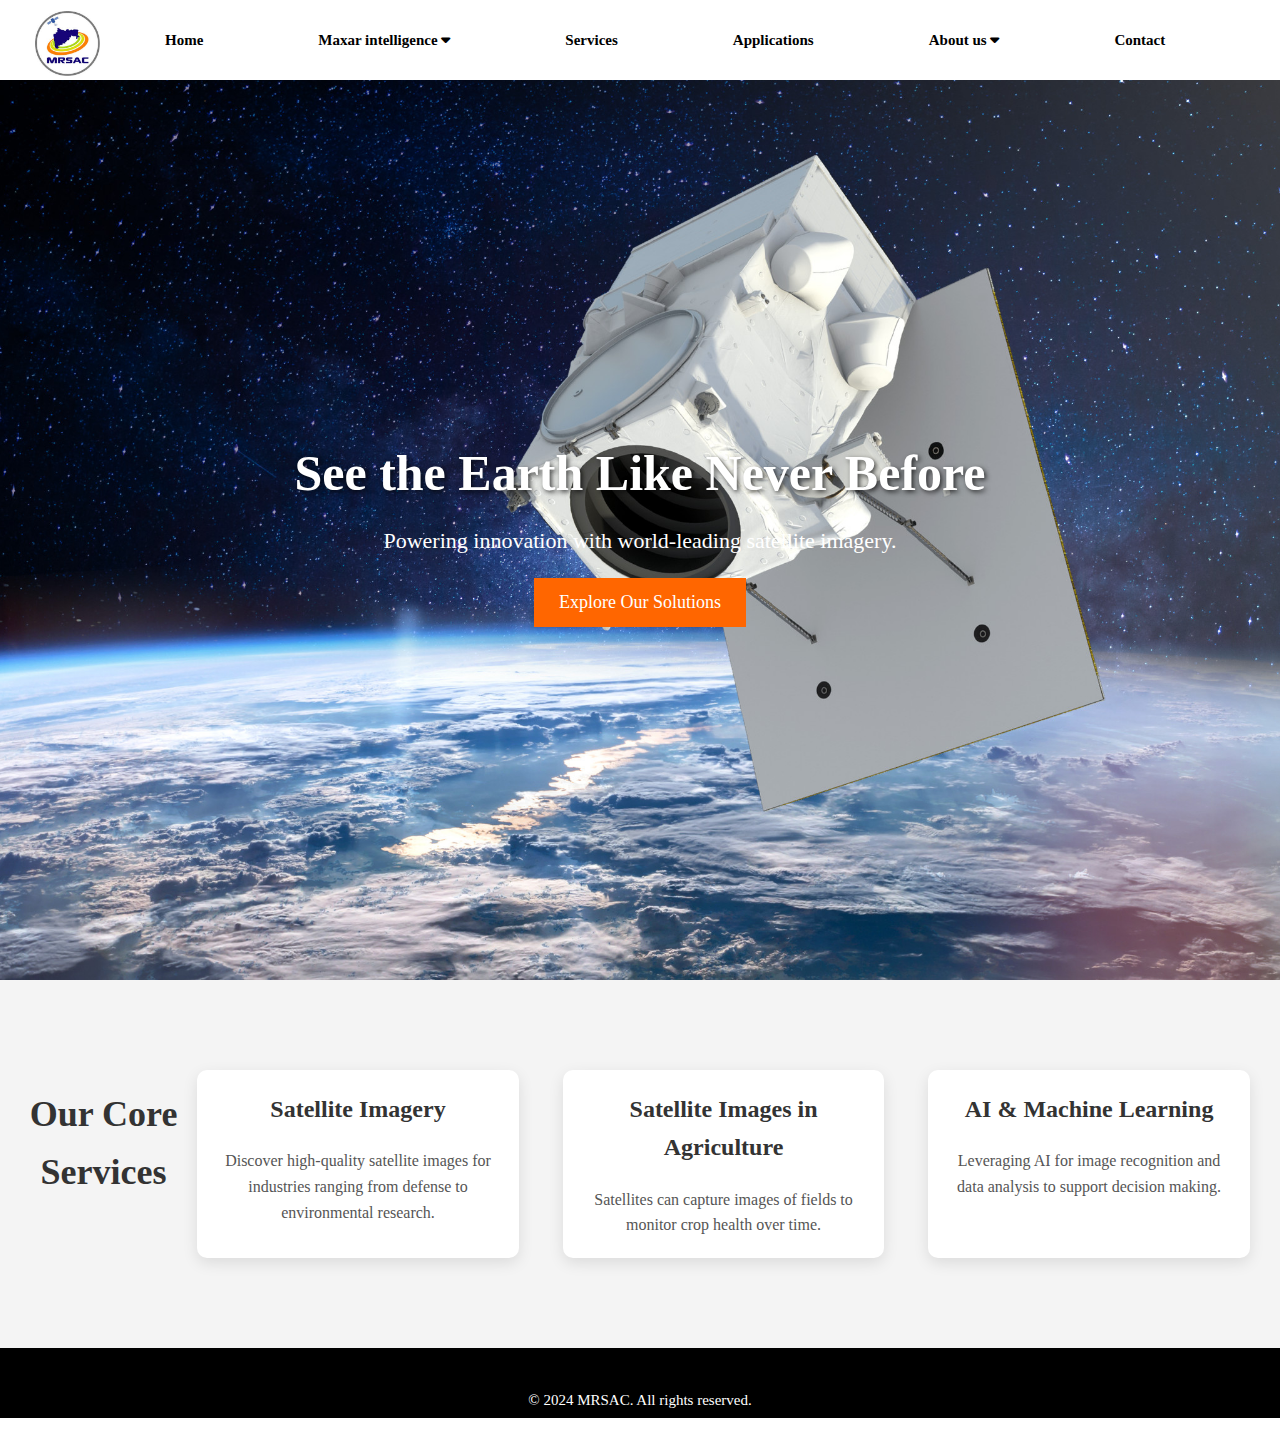
<file: index.html>
<!DOCTYPE html>
<html lang="en">
<head>
    <meta charset="UTF-8">
    <meta name="viewport" content="width=device-width, initial-scale=1.0">
    <title>Maxar-Like Front Page</title>
    <link rel="stylesheet" href="style.css">
    <link rel="stylesheet" href="https://cdnjs.cloudflare.com/ajax/libs/font-awesome/4.7.0/css/font-awesome.min.css">
  <link rel="stylesheet" href="https://cdnjs.cloudflare.com/ajax/libs/font-awesome/6.0.0/css/all.min.css">
</head>
<body>
    <!-- Navigation Bar -->
    <header>
        <div class="container">
            <div class="logo">
                <img src="logo.png" alt="Maxar Logo">  <!-- Logo Added -->
            </div>
            <div class="menu-icon" onclick="toggleMenu()">☰</div>
            <nav>
                <ul class="nav-links">
                    <li><a href="index.html">Home</a></li>
                    <li class="dropdown">
                        <a href="#" class="dropbtn">Maxar intelligence <i class="fa fa-caret-down"></i></a>
                        <div class="dropdown-content">
                            <a href="map.html">Fetch the Data</a>
                            <a href="map1.html">Weather comparion</a>
                            <a href="wht.html.html">Weather prediction</a>
                        </div>
                    </li>
                    <li><a href="service.html.html">Services</a></li>
                    <li><a href="energy.html">Applications</a></li>
                    <li class="dropdown">
                        <a href="#" class="dropbtn">About us <i class="fa fa-caret-down"></i></a>
                        <div class="dropdown-content">
                            <a href="aboutus.html">About Us</a>
                            <a href="director.html">Director</a>
                            <a href="facility.html">Facility</a>
                            <a href="organization.html">organization-structure</a>
                        </div>
                    </li>
                    <li><a href="contact.html">Contact</a></li>
                </ul>
            </nav>
             </header>
    </header>

    <!-- Hero Section -->
    <section id="home" class="hero">
        <div class="hero-text">
            <h1>See the Earth Like Never Before</h1>
            <p>Powering innovation with world-leading satellite imagery.</p>
            <a href="explore.html" class="btn">Explore Our Solutions </a>
        </div>
    </section>

    <!-- Services Section -->
    <section id="services">
        <div class="container">
            <h2>Our Core Services</h2>
            <div class="service-boxes">
                <div class="service">
                    <h3>Satellite Imagery</h3>
                    <p>Discover high-quality satellite images for industries ranging from defense to environmental research.</p></li>
                </div>
                <div class="service">
                    <h3>Satellite Images in Agriculture</h3>
                    <p>Satellites can capture images of fields to monitor crop health over time.</p>
                </div>
                <div class="service">
                    <h3>AI & Machine Learning</h3>
                    <p>Leveraging AI for image recognition and data analysis to support decision making.</p>
                </div>
            </div>
        </div>
    </section>
    <footer>
        <div class="container">
            <p>&copy; 2024 MRSAC. All rights reserved. </p>
        </div>
    </footer>
    <script src="script.js"></script>
</body>
</html>
</file>
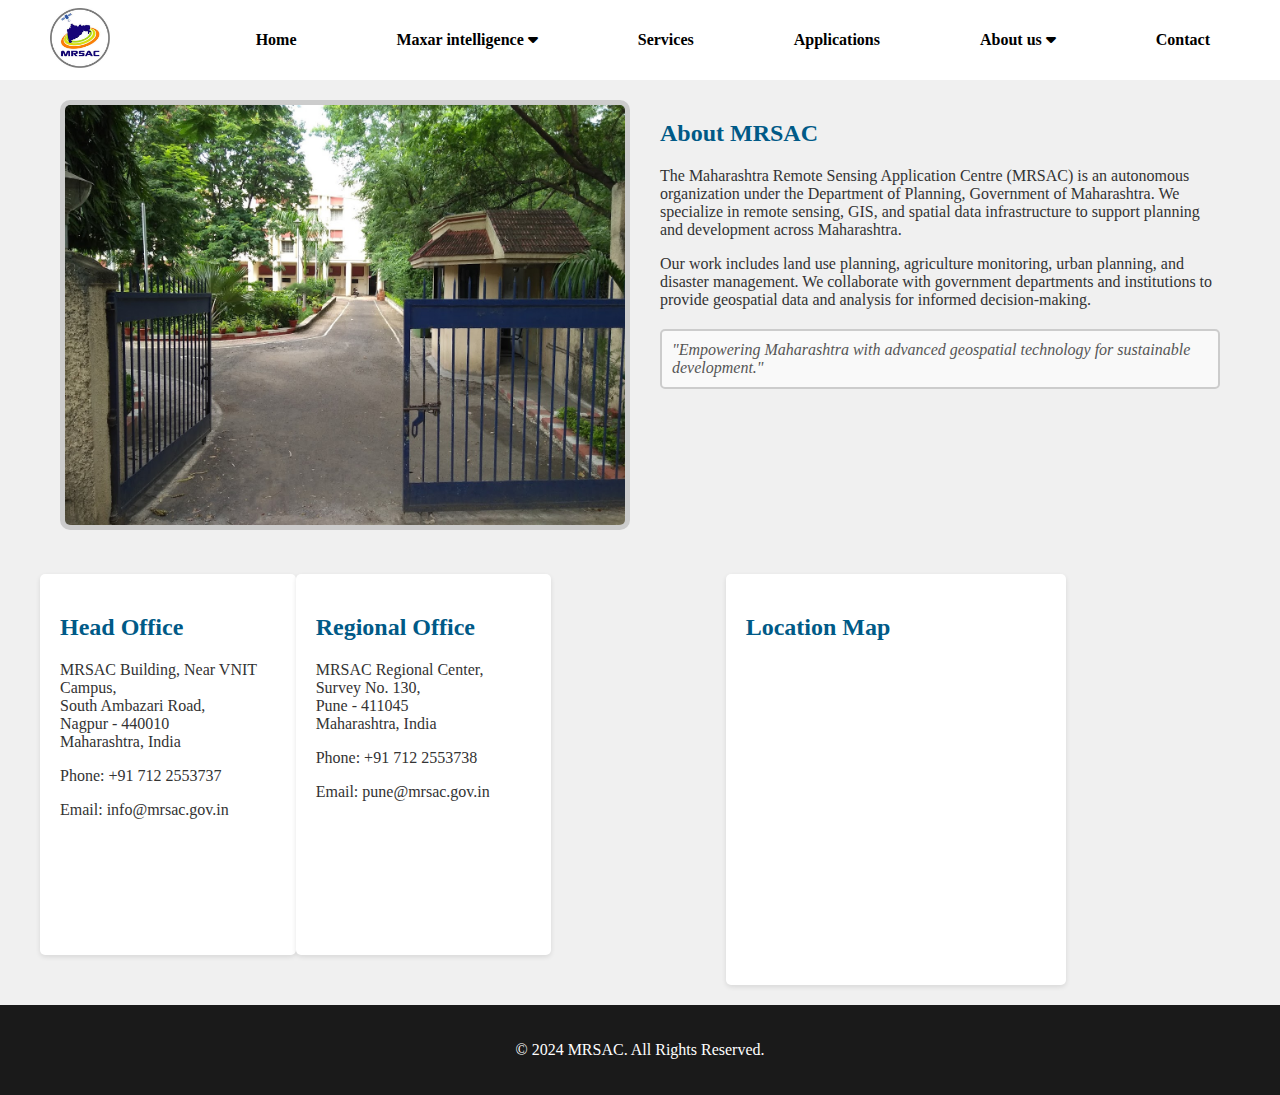
<file: aboutus.html>
<!DOCTYPE html>
<html lang="en">
<head>
    <meta charset="UTF-8">
    <meta name="viewport" content="width=device-width, initial-scale=1.0">
    <meta http-equiv="X-UA-Compatible" content="IE=edge">
    <title>About</title>
    <link rel="stylesheet" href="aboutus.css">
    <link rel="stylesheet" href="https://cdnjs.cloudflare.com/ajax/libs/font-awesome/4.7.0/css/font-awesome.min.css">
  <link rel="stylesheet" href="https://cdnjs.cloudflare.com/ajax/libs/font-awesome/6.0.0/css/all.min.css">
    <style>
        /* Style for the image section */
        .image-section {
            width: 50%;
            float: left;
        }

        .image-section img {
            width: 100%;
            height: auto;
        }

        /* Text section styling */
        .text-section {
            width: 50%;
            float: right;
        }

        /* Quote styling with a box */
        .quote {
            font-style: italic;
            margin-top: 20px;
            font-size: 16px;
            color: #555;
            border: 2px solid #ccc;
            padding: 10px;
            background-color: #f9f9f9;
            border-radius: 5px;
        }
        body {
            font-family: Arial, sans-serif;
            margin: 0;
            padding: 0;
            background-color: #f0f0f0;
            color: #333;
        }
        .container {
            max-width: 1200px;
            margin: 0 auto;
            padding: 20px;
        }
        h1, h2 {
            color: #005a87;
        }
        .header {
            text-align: center;
            margin-bottom: 30px;
        }
        .contact-info {
            display: flex;
            justify-content: space-between;
            margin-bottom: 30px;
        }
        .contact-card {
            background-color: #fff;
            border-radius: 5px;
            padding: 20px;
            width: 48%;
            box-shadow: 0 2px 5px rgba(0,0,0,0.1);
        }
        
            .map {
            background-color: #fff;
            border-radius: 5px;
            padding: 20px;
            box-shadow: 0 2px 5px rgba(0,0,0,0.1);
        }
        .map-placeholder {
            background-color: #eee;
            height: 300px;
            display: flex;
            justify-content: center;
            align-items: center;
            border-radius: 5px;
        }
    </style>
</head>
<body>
  
    <!-- Header Section -->
    <header>
        <div class="logo">
            <img src="logo.jfif" alt="MRSAC Logo"> <!-- Logo -->
        </div>
        <nav>
            <ul class="nav-links">
                <li><a href="index.html">Home</a></li>
                <li class="dropdown">
                    <a href="#" class="dropbtn">Maxar intelligence <i class="fa fa-caret-down"></i></a>
                    <div class="dropdown-content">
                        <a href="map.html">Fetch the Data</a>
                        <a href="map1.html">Weather comparion</a>
                        <a href="weather.html">Weather Data</a>
                    </div>
                </li>
                <li><a href="service.html.html">Services</a></li>
                <li><a href="energy.html">Applications</a></li>
                <li class="dropdown">
                    <a href="#" class="dropbtn">About us <i class="fa fa-caret-down"></i></a>
                    <div class="dropdown-content">
                        <a href="aboutus.html">About Us</a>
                        <a href="director.html">Director</a>
                        <a href="facility.html">Facility</a>
                        <a href="organization.html">organization-structure</a>
                    </div>
                </li>
                <li><a href="contact.html">Contact</a></li>
            </ul>
        </nav>
        <div class="menu-icon" onclick="toggleMenu()">&#9776;</div>
    </header>

    <!-- Main Content Section -->
    <main>
        <div class="content-container">
            <div class="image-section">
                <img id="slideshow-image" src="mrsac-image.jpg" alt="MRSAC"> <!-- Image of MRSAC -->
            </div>
            <div class="text-section">
                <h2>About MRSAC</h2>
                <p>The Maharashtra Remote Sensing Application Centre (MRSAC) is an autonomous organization under the Department of Planning, Government of Maharashtra. We specialize in remote sensing, GIS, and spatial data infrastructure to support planning and development across Maharashtra.</p>
                <p>Our work includes land use planning, agriculture monitoring, urban planning, and disaster management. We collaborate with government departments and institutions to provide geospatial data and analysis for informed decision-making.</p>
                
                <!-- Quote in a box -->
                <p class="quote">"Empowering Maharashtra with advanced geospatial technology for sustainable development."</p>
            </div>
        </div>
    </main>



    <!-- JavaScript for image slideshow -->
    <script>
        const images = ["2022-11-17 (1) (1).jpg", "2024-01-30 (2) (1).jpg","2020-06-28.jpg","2018-09-30.jpg"]; // Add your image paths
        let currentIndex = 0;

        function changeImage() {
            const imageElement = document.getElementById("slideshow-image");
            currentIndex = (currentIndex + 1) % images.length; // Move to the next image and loop back
            imageElement.src = images[currentIndex]; // Update the image source
        }

        // Change image every 2 seconds
        setInterval(changeImage, 2000);
    </script>

    <div class="container">
        <div class="contact-info">
            <div class="contact-card">
                <h2>Head Office</h2>
                <p>
                    MRSAC Building, Near VNIT Campus,<br>
                    South Ambazari Road,<br>
                    Nagpur - 440010<br>
                    Maharashtra, India
                </p>
                <p>Phone: +91 712 2553737</p>
                <p>Email: info@mrsac.gov.in</p>
            </div>
            <div class="contact-card">
                <h2>Regional Office</h2>
                <p>
                    MRSAC Regional Center,<br>
                    Survey No. 130,<br>
                    Pune - 411045<br>
                    Maharashtra, India
                </p>
                <p>Phone: +91 712 2553738</p>
                <p>Email: pune@mrsac.gov.in</p>
            </div>
        </div>
        <div class="map">
            <h2>Location Map</h2>
            <iframe src="https://www.google.com/maps/embed?pb=!1m18!1m12!1m3!1d3721.7623798590253!2d79.0501815752592!3d21.12203758055075!2m3!1f0!2f0!3f0!3m2!1i1024!2i768!4f13.1!3m3!1m2!1s0x3bd4c0779c10ce01%3A0xc4f77613d7a4445!2sMaharashtra%20Remote%20Sensing%20Applications%20Centre!5e0!3m2!1sen!2sin!4v1732113243810!5m2!1sen!2sin" 
                allowfullscreen="" 
                loading="lazy" 
                referrerpolicy="no-referrer-when-downgrade">
            </iframe>
        </div>
        
        </div>
    </div>
</body>
<script>
    // Get the menu icon and the navigation menu
    const menuIcon = document.querySelector('.menu-icon');
    const nav = document.querySelector('header nav ul');

    // Toggle the 'active' class on the menu when the icon is clicked
    menuIcon.addEventListener('click', () => {
        nav.classList.toggle('active');
    });
</script>

</html>
<footer>
    <div class="footer-content">
        <p>&copy; 2024 MRSAC. All Rights Reserved.</p>
    </div>
</footer>
</file>
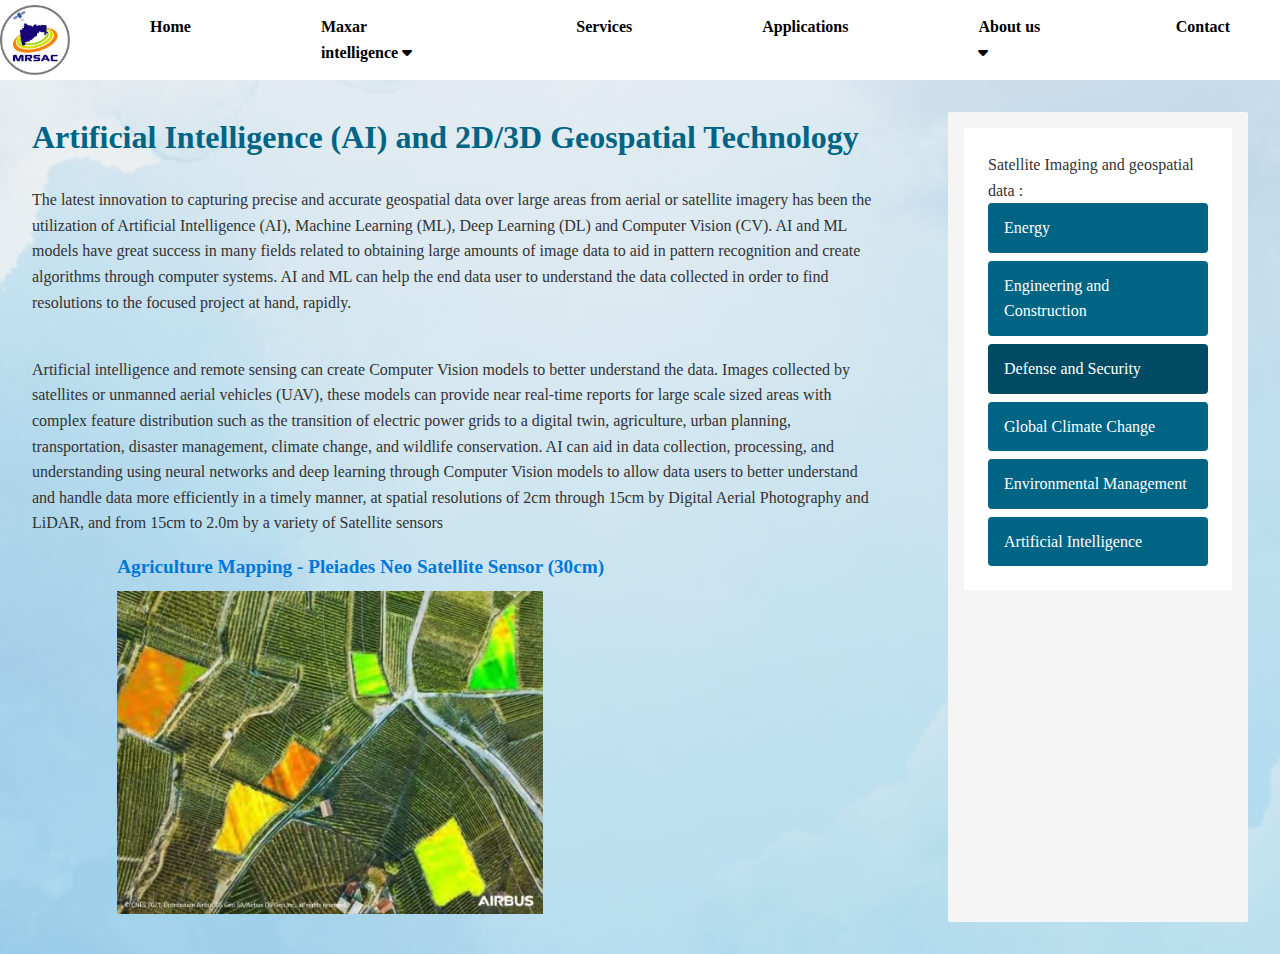
<file: AI.html>
<!DOCTYPE html>
<html lang="en">
<head>
    <meta charset="UTF-8">
    <meta name="viewport" content="width=device-width, initial-scale=1.0">
    <meta http-equiv="X-UA-Compatible" content="ie=edge">
    <title>Service</title>
    <link rel="stylesheet" href="AI.css">
    <link rel="stylesheet" href="https://cdnjs.cloudflare.com/ajax/libs/font-awesome/4.7.0/css/font-awesome.min.css">
  <link rel="stylesheet" href="https://cdnjs.cloudflare.com/ajax/libs/font-awesome/6.0.0/css/all.min.css">
</head>
<body>
 <script>function toggleMenu() {
    const navLinks = document.querySelector('.nav-links');
    navLinks.classList.toggle('active');
}
</script>
    <!-- Header Section -->
    <header>
        <div class="logo">
            <img src="logo.jpg" alt="Maxar Logo"> <!-- Logo -->
        </div>
        <div class="menu-icon" onclick="toggleMenu()">&#9776;</div>
        <nav>
            <ul class="nav-links">
                <li><a href="index.html">Home</a></li>
                <li class="dropdown">
                    <a href="#" class="dropbtn">Maxar intelligence <i class="fa fa-caret-down"></i></a>
                    <div class="dropdown-content">
                        <a href="map.html">Fetch the Data</a>
                        <a href="map1.html">Weather comparion</a>
                        <a href="weather.html">Weather data</a>
                    </div>
                </li>
                <li><a href="service.html.html">Services</a></li>
                <li><a href="energy.html">Applications</a></li>
                <li class="dropdown">
                    <a href="#" class="dropbtn">About us <i class="fa fa-caret-down"></i></a>
                    <div class="dropdown-content">
                        <a href="aboutus.html">About Us</a>
                        <a href="director.html">Director</a>
                        <a href="facility.html">Facility</a>
                        <a href="organization.html">organization-structure</a>
                    </div>
                </li>
                <li><a href="contact.html">Contact</a></li>
            </ul>
        </nav>
         </header>


    <main class="container">
        <div class="content">
            <h1>Artificial Intelligence (AI) and 2D/3D Geospatial Technology</h1>
            
            <p>The latest innovation to capturing precise and accurate geospatial data over large areas from aerial or satellite imagery has been the utilization of Artificial Intelligence (AI), Machine Learning (ML), Deep Learning (DL) and Computer Vision (CV). AI and ML models have great success in many fields related to obtaining large amounts of image data to aid in pattern recognition and create algorithms through computer systems. AI and ML can help the end data user to understand the data collected in order to find resolutions to the focused project at hand, rapidly. </p>   
            <br>
           <p>Artificial intelligence and remote sensing can create Computer Vision models to better understand the data. Images collected by satellites or unmanned aerial vehicles (UAV), these models can provide near real-time reports for large scale sized areas with complex feature distribution such as the transition of electric power grids to a digital twin, agriculture, urban planning, transportation, disaster management, climate change, and wildlife conservation. AI can aid in data collection, processing, and understanding using neural networks and deep learning through Computer Vision models to allow data users to better understand and handle data more efficiently in a timely manner, at spatial resolutions of 2cm through 15cm by Digital Aerial Photography and LiDAR, and from 15cm to 2.0m by a variety of Satellite sensors</p>
            <div class="image-card">
                <h3>Agriculture Mapping - Pleiades Neo Satellite Sensor (30cm)</h3>
                <img src="Agriculture Mapping - Pleiades Neo Satellite Sensor (30cm).jpg" alt="Agriculture Mapping - Pleiades Neo Satellite Sensor (30cm)">
            </div>
          
        </div>
    </div>

        <aside class="sidebar">
            <div class="info-box">
                <p>Satellite Imaging and geospatial data :</p>
           
            <div class="applications-menu">
                <a href="energy.html" class="menu-item">Energy</a>
                <a href="engi.html" class="menu-item">Engineering and Construction</a>
                <a href="defens.html" class="menu-item active">Defense and Security</a>
                <a href="global.html" class="menu-item">Global Climate Change</a>
                <a href="Environmental Management.html" class="menu-item">Environmental Management</a>
                <a href="AI.html" class="menu-item">Artificial Intelligence </a>
            </div>
        </aside>
    </main>

    <script src="sjavascript.js"></script>
</body>
</html>
</file>
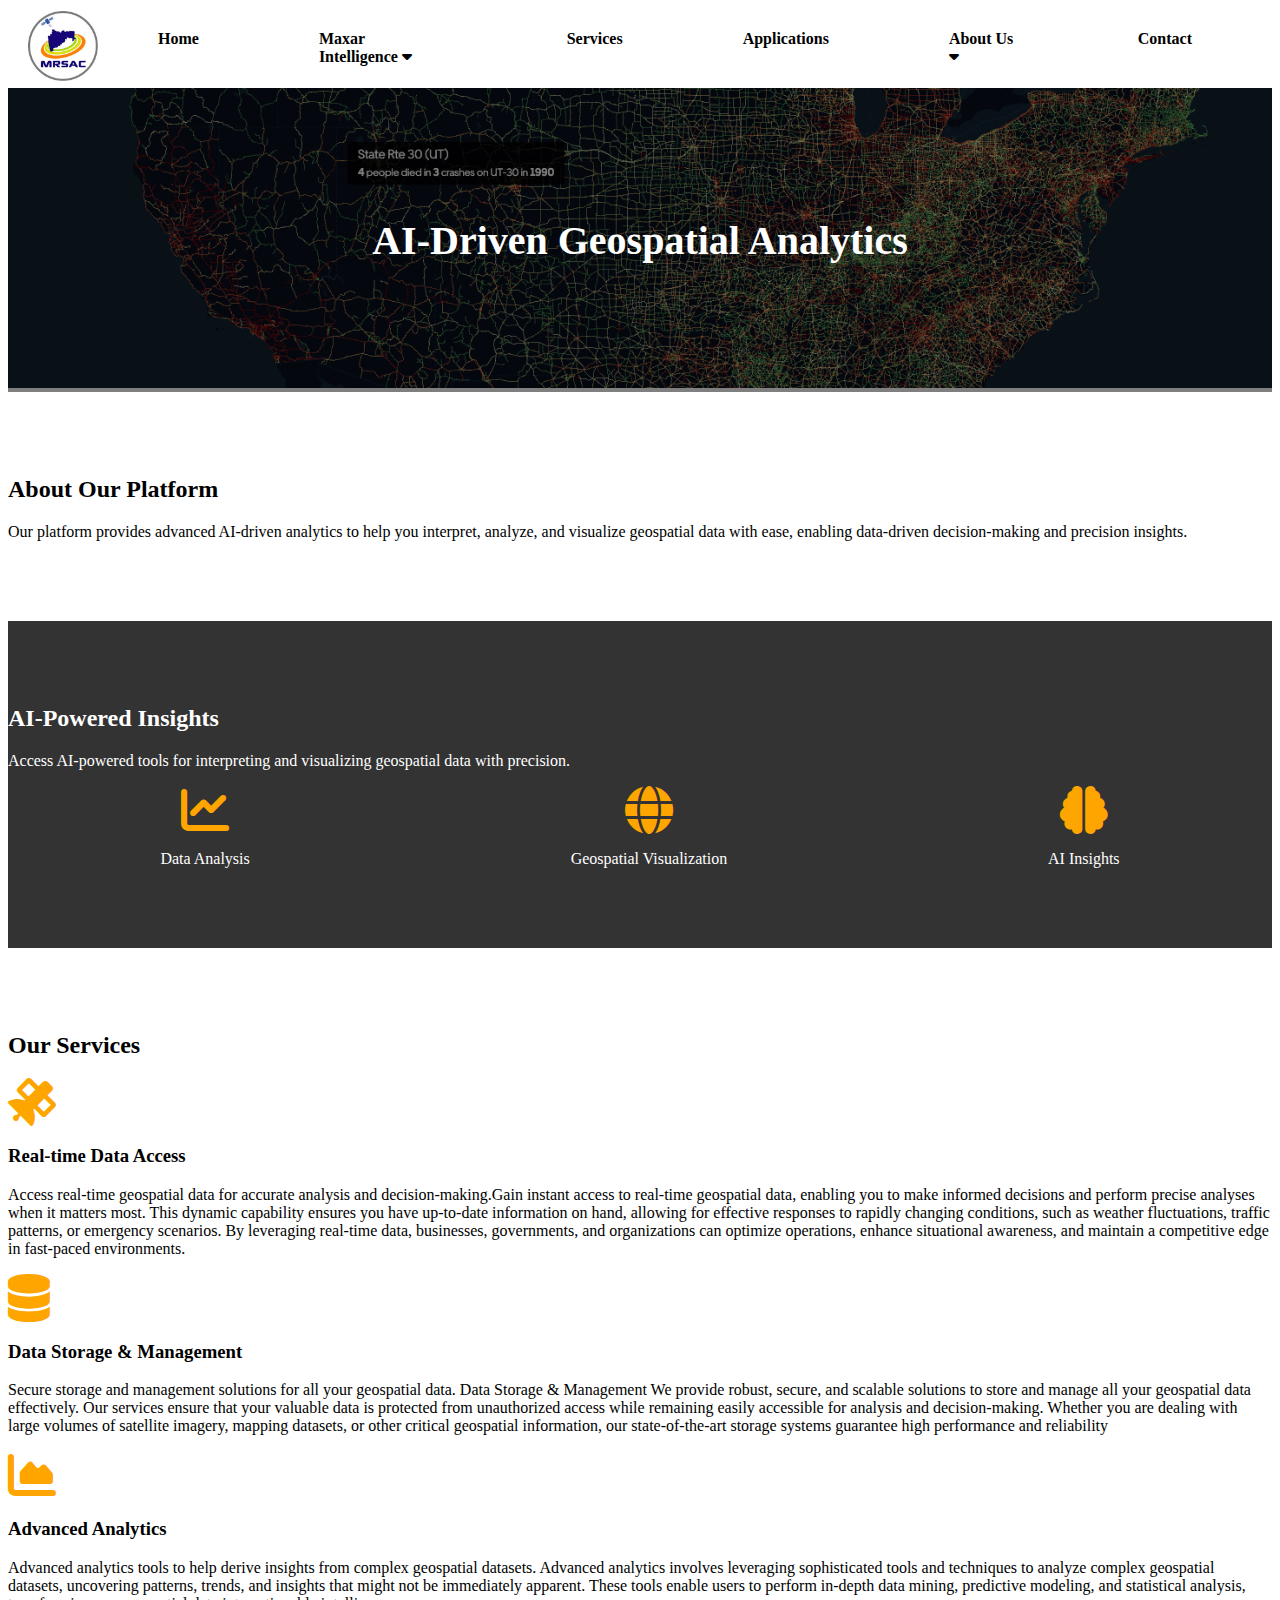
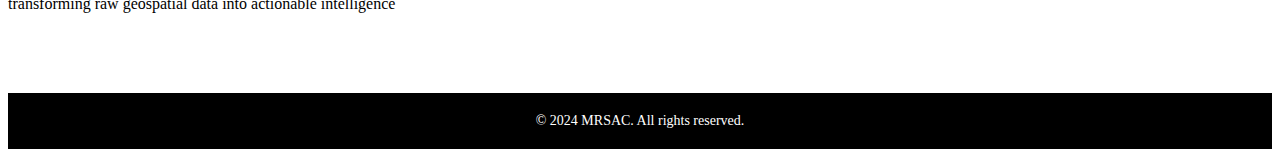
<file: analyze.html>
<!DOCTYPE html>
<html lang="en">
<head>
  <meta charset="UTF-8">
  <meta name="viewport" content="width=device-width, initial-scale=1.0">
  <title>AI-driven Geospatial Analytics</title>
  <link rel="stylesheet" href="analyze.css">
  <link rel="stylesheet" href="https://cdnjs.cloudflare.com/ajax/libs/font-awesome/6.0.0/css/all.min.css">
</head>
<body>
    <!-- Header Section -->
<header>
    <div class="logo">
        <img src="logo.jpg" alt="Maxar Logo"> <!-- Logo -->
    </div>
    <nav>
        <ul class="nav-links">
            <li><a href="index.html">Home</a></li>
            <li class="dropdown">
                <a href="#" class="dropbtn">Maxar Intelligence <i class="fa fa-caret-down"></i></a>
                <div class="dropdown-content">
                    <a href="map.html">Fetch the Data</a>
                    <a href="map1.html">Weather Comparison</a>
                    <a href="weather.html">Weather data</a>
                </div>
            </li>
            <li><a href="service.html">Services</a></li>
            <li><a href="energy.html">Applications</a></li>
            <li class="dropdown">
                <a href="#" class="dropbtn">About Us <i class="fa fa-caret-down"></i></a>
                <div class="dropdown-content">
                    <a href="aboutus.html">About Us</a>
                    <a href="director.html">Director</a>
                    <a href="facility.html">Facility</a>
                    <a href="organization.html">Organization Structure</a>
                </div>
            </li>
            <li><a href="contact.html">Contact</a></li>
        </ul>
    </nav>
    <div class="menu-icon" onclick="toggleMenu()">&#9776;</div>
  </header>

  <!-- Main Content -->
  <main>
    <!-- Hero Section -->
    <section class="hero-section">
      <img src="63888fa743aba638aa90aa9c_road-safety-management.jpg" alt="Geospatial Data Visualization" class="hero-image">
      <div class="hero-overlay">
        <h1 class="hero-title">AI-Driven Geospatial Analytics</h1>
      </div>
    </section>

    <!-- About Section -->
    <section id="about" class="section light-section">
      <div class="container">
        <h2>About Our Platform</h2>
        <p>Our platform provides advanced AI-driven analytics to help you interpret, analyze, and visualize geospatial data with ease, enabling data-driven decision-making and precision insights.</p>
      </div>
    </section>

    <!-- AI Analytics Section -->
    <section id="analytics" class="section dark-section">
      <div class="container">
        <h2>AI-Powered Insights</h2>
        <p class="hero-subtitle">Access AI-powered tools for interpreting and visualizing geospatial data with precision.</p>
        <div class="icon-section">
          <div class="icon-card">
            <i class="fa fa-chart-line" style="font-size:48px;color:orange"></i>
            <p>Data Analysis</p>
          </div>
          <div class="icon-card">
            <i class="fa fa-globe" style="font-size:48px;color:orange"></i>
            <p>Geospatial Visualization</p>
          </div>
          <div class="icon-card">
            <i class="fa fa-brain" style="font-size:48px;color:orange"></i>
            <p>AI Insights</p>
          </div>
        </div>
      </div>
    </section>

    <!-- Services Section -->
    <section id="services" class="section light-section">
      <div class="container">
        <h2>Our Services</h2>
        <div class="card-section">
          <div class="card">
            <i class="fa fa-satellite" style="font-size:48px;color:orange"></i>
            <h3>Real-time Data Access</h3>
            <p>Access real-time geospatial data for accurate analysis and decision-making.Gain instant access to real-time geospatial data, enabling you to make informed decisions and perform precise analyses when it matters most. This dynamic capability ensures you have up-to-date information on hand, allowing for effective responses to rapidly changing conditions, such as weather fluctuations, traffic patterns, or emergency scenarios. By leveraging real-time data, businesses, governments, and organizations can optimize operations, enhance situational awareness, and maintain a competitive edge in fast-paced environments.</p>
          </div>
          <div class="card">
            <i class="fa fa-database" style="font-size:48px;color:orange"></i>
            <h3>Data Storage & Management</h3>
            <p>Secure storage and management solutions for all your geospatial data. 
              Data Storage & Management
              We provide robust, secure, and scalable solutions to store and manage all your geospatial data effectively. Our services ensure that your valuable data is protected from unauthorized access while remaining easily accessible for analysis and decision-making. Whether you are dealing with large volumes of satellite imagery, mapping datasets, or other critical geospatial information, our state-of-the-art storage systems guarantee high performance and reliability</p>
          </div>
          <div class="card">
            <i class="fa fa-chart-area" style="font-size:48px;color:orange"></i>
            <h3>Advanced Analytics</h3>
            <p>Advanced analytics tools to help derive insights from complex geospatial datasets. Advanced analytics involves leveraging sophisticated tools and techniques to analyze complex geospatial datasets, uncovering patterns, trends, and insights that might not be immediately apparent. These tools enable users to perform in-depth data mining, predictive modeling, and statistical analysis, transforming raw geospatial data into actionable intelligence</p>
          </div>
        </div>
      </div>
    </section>
  </main>

  <!-- Footer Section -->
  <footer>
    <div class="container">
      <p>&copy; 2024 MRSAC. All rights reserved.</p>
    </div>
  </footer>

  <script>
    function toggleMenu() {
      const navLinks = document.querySelector('header nav ul');
      navLinks.classList.toggle('active');
    }
  </script>
</body>
</html>
</file>
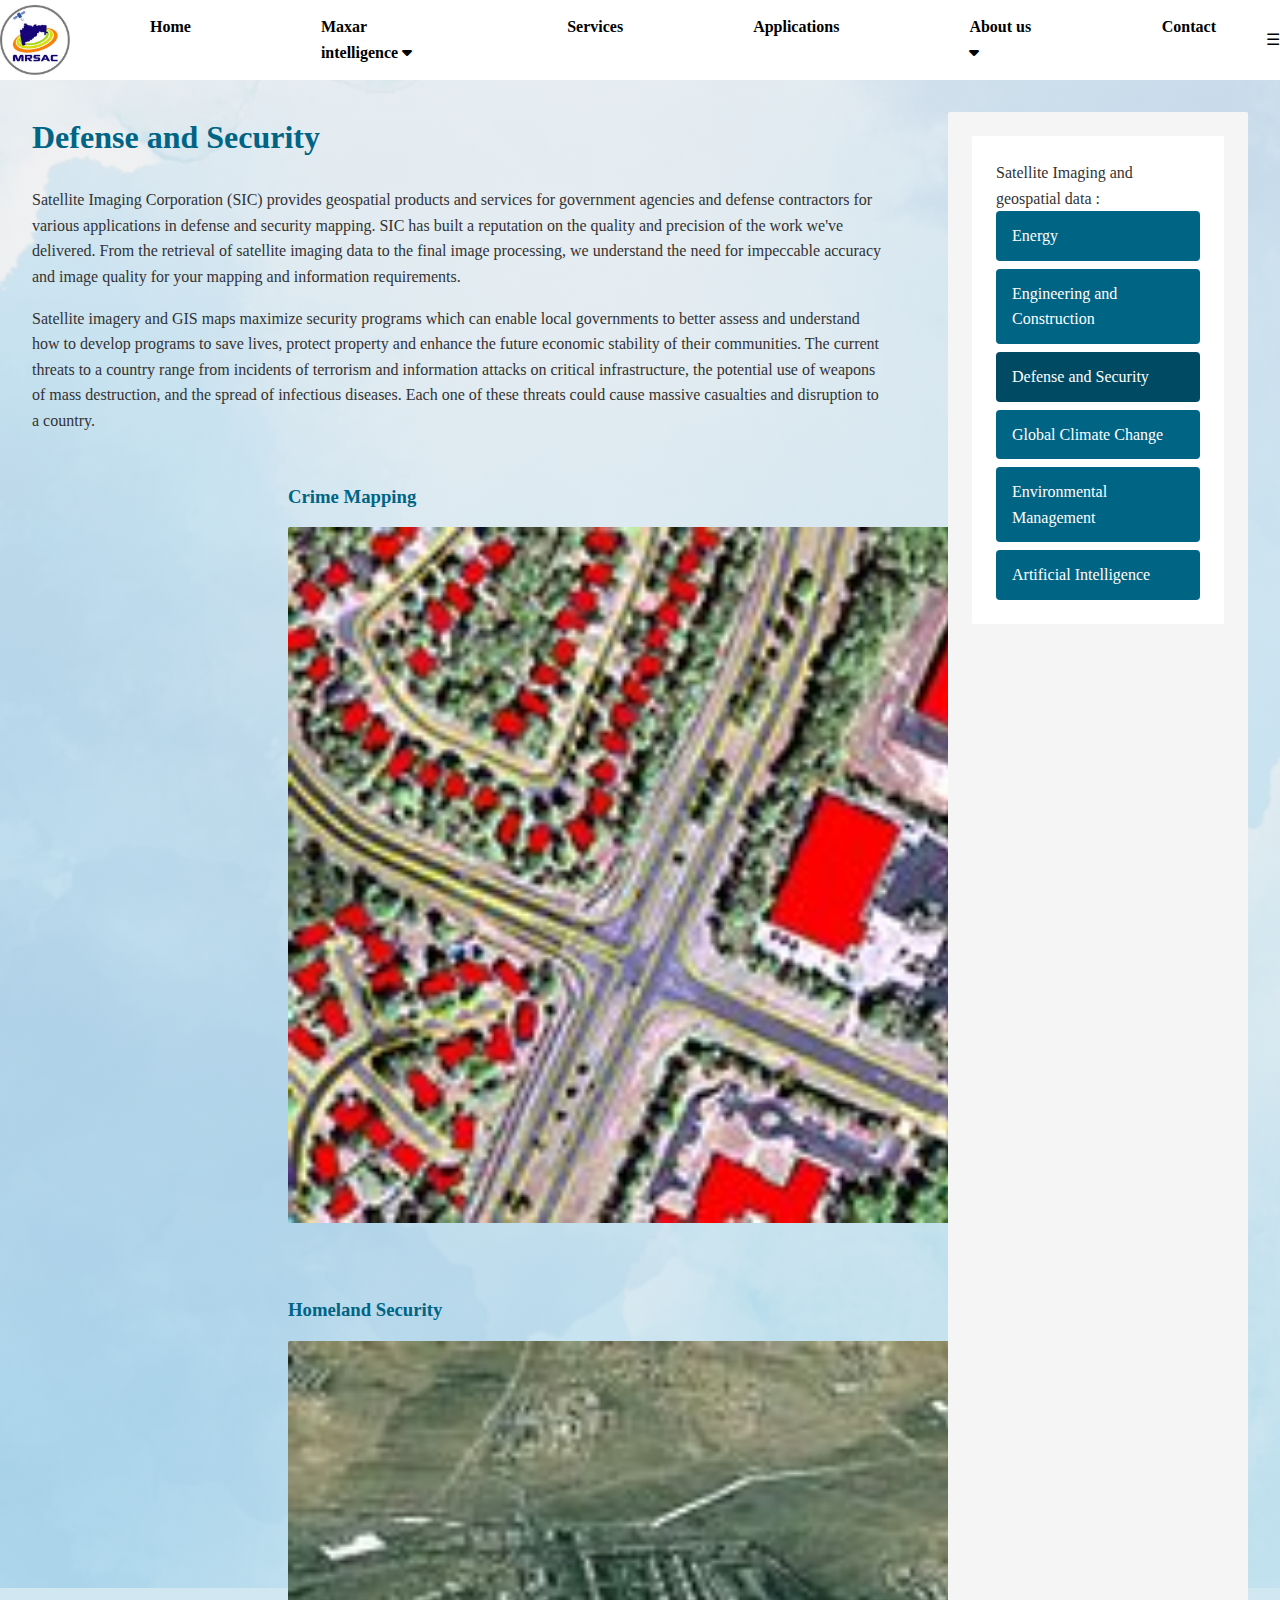
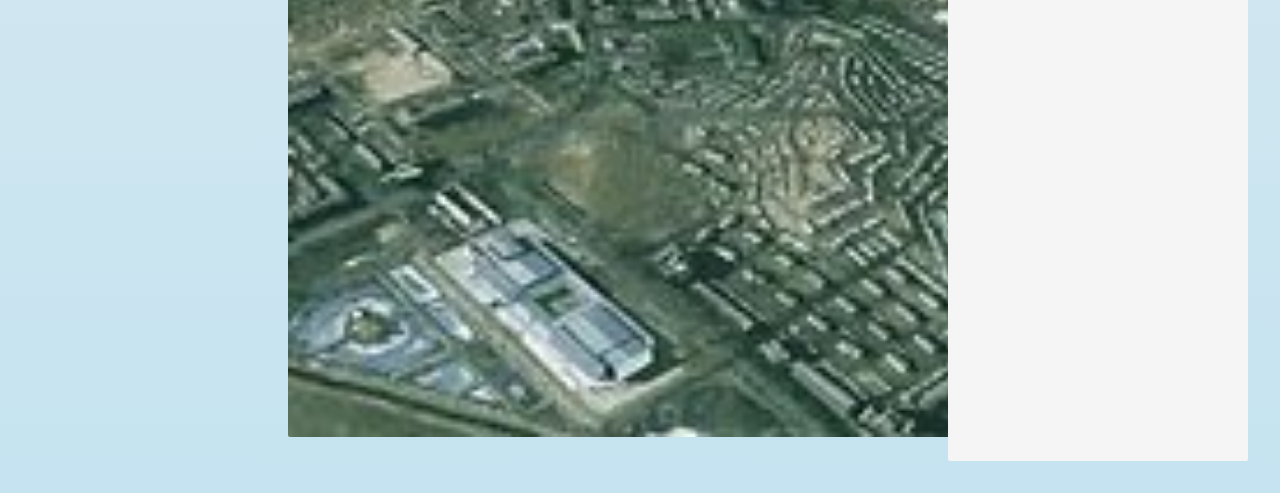
<file: defens.html>
<!DOCTYPE html>
<html lang="en">
<head>
    <meta charset="UTF-8">
    <meta name="viewport" content="width=device-width, initial-scale=1.0">
    <meta http-equiv="X-UA-Compatible" content="ie=edge">
    <title>Service</title>
    <link rel="stylesheet" href="defens.css">
    <link rel="stylesheet" href="https://cdnjs.cloudflare.com/ajax/libs/font-awesome/4.7.0/css/font-awesome.min.css">
  <link rel="stylesheet" href="https://cdnjs.cloudflare.com/ajax/libs/font-awesome/6.0.0/css/all.min.css">
</head>
<body>

    <!-- Header Section -->
     <script>function toggleMenu() {
        const navLinks = document.querySelector('.nav-links');
        navLinks.classList.toggle('active');
    }
    </script>
    <header>
        <div class="logo">
            <img src="logo.jpg" alt="Maxar Logo"> <!-- Logo -->
        </div>
        <nav>
            <ul class="nav-links">
                <li><a href="index.html">Home</a></li>
                <li class="dropdown">
                    <a href="#" class="dropbtn">Maxar intelligence <i class="fa fa-caret-down"></i></a>
                    <div class="dropdown-content">
                        <a href="map.html">Fetch the Data</a>
                        <a href="map1.html">Weather comparion</a>
                        <a href="weather.html">Weather data</a>
                    </div>
                </li>
                <li><a href="service.html.html">Services</a></li>
                <li><a href="energy.html">Applications</a></li>
                <li class="dropdown">
                    <a href="#" class="dropbtn">About us <i class="fa fa-caret-down"></i></a>
                    <div class="dropdown-content">
                        <a href="aboutus.html">About Us</a>
                        <a href="director.html">Director</a>
                        <a href="facility.html">Facility</a>
                        <a href="organization.html">organization-structure</a>
                    </div>
                </li>
                <li><a href="contact.html">Contact</a></li>
            </ul>
        </nav>
        <div class="menu-icon" onclick="toggleMenu()">&#9776; </div>
         </header>


    <main class="container">
        <div class="content">
            <h1>Defense and Security</h1>
            
            <p>Satellite Imaging Corporation (SIC) provides geospatial products and services for government agencies and defense contractors for various applications in defense and security mapping. SIC has built a reputation on the quality and precision of the work we've delivered. From the retrieval of satellite imaging data to the final image processing, we understand the need for impeccable accuracy and image quality for your mapping and information requirements.    
            <p>Satellite imagery and GIS maps maximize security programs which can enable local governments to better assess and understand how to develop programs to save lives, protect property and enhance the future economic stability of their communities. The current threats to a country range from incidents of terrorism and information attacks on critical infrastructure, the potential use of weapons of mass destruction, and the spread of infectious diseases. Each one of these threats could cause massive casualties and disruption to a country.</p><div class="image-grid">
                <div class="image-card">
                    <h3>Crime Mapping</h3>
                    <img src="Crime Mapping.png" alt="Crime Mapping Satellite Image">
                </div>
                <div class="image-card">
                    <h3>Homeland Security</h3>
                    <img src="Homeland Security.jpg" alt="Homeland Security Satellite Image">
                </div>
            </div>
        </div>

        <aside class="sidebar">
            <div class="info-box">
                <p>Satellite Imaging and geospatial data :</p>
            

            <div class="applications-menu">
                <a href="energy.html" class="menu-item">Energy</a>
                <a href="engi.html"class="menu-item">Engineering and Construction</a>
                <a href="defens.html" class="menu-item active">Defense and Security</a>
                <a href="global.html" class="menu-item">Global Climate Change</a>
                <a href="Environmental Management.html" class="menu-item">Environmental Management</a>
                <a href="AI.html" class="menu-item">Artificial Intelligence </a>
            </div>
        </aside>
    </main>

    <script src="sjavascript.js"></script>
</body>
</html>
</file>
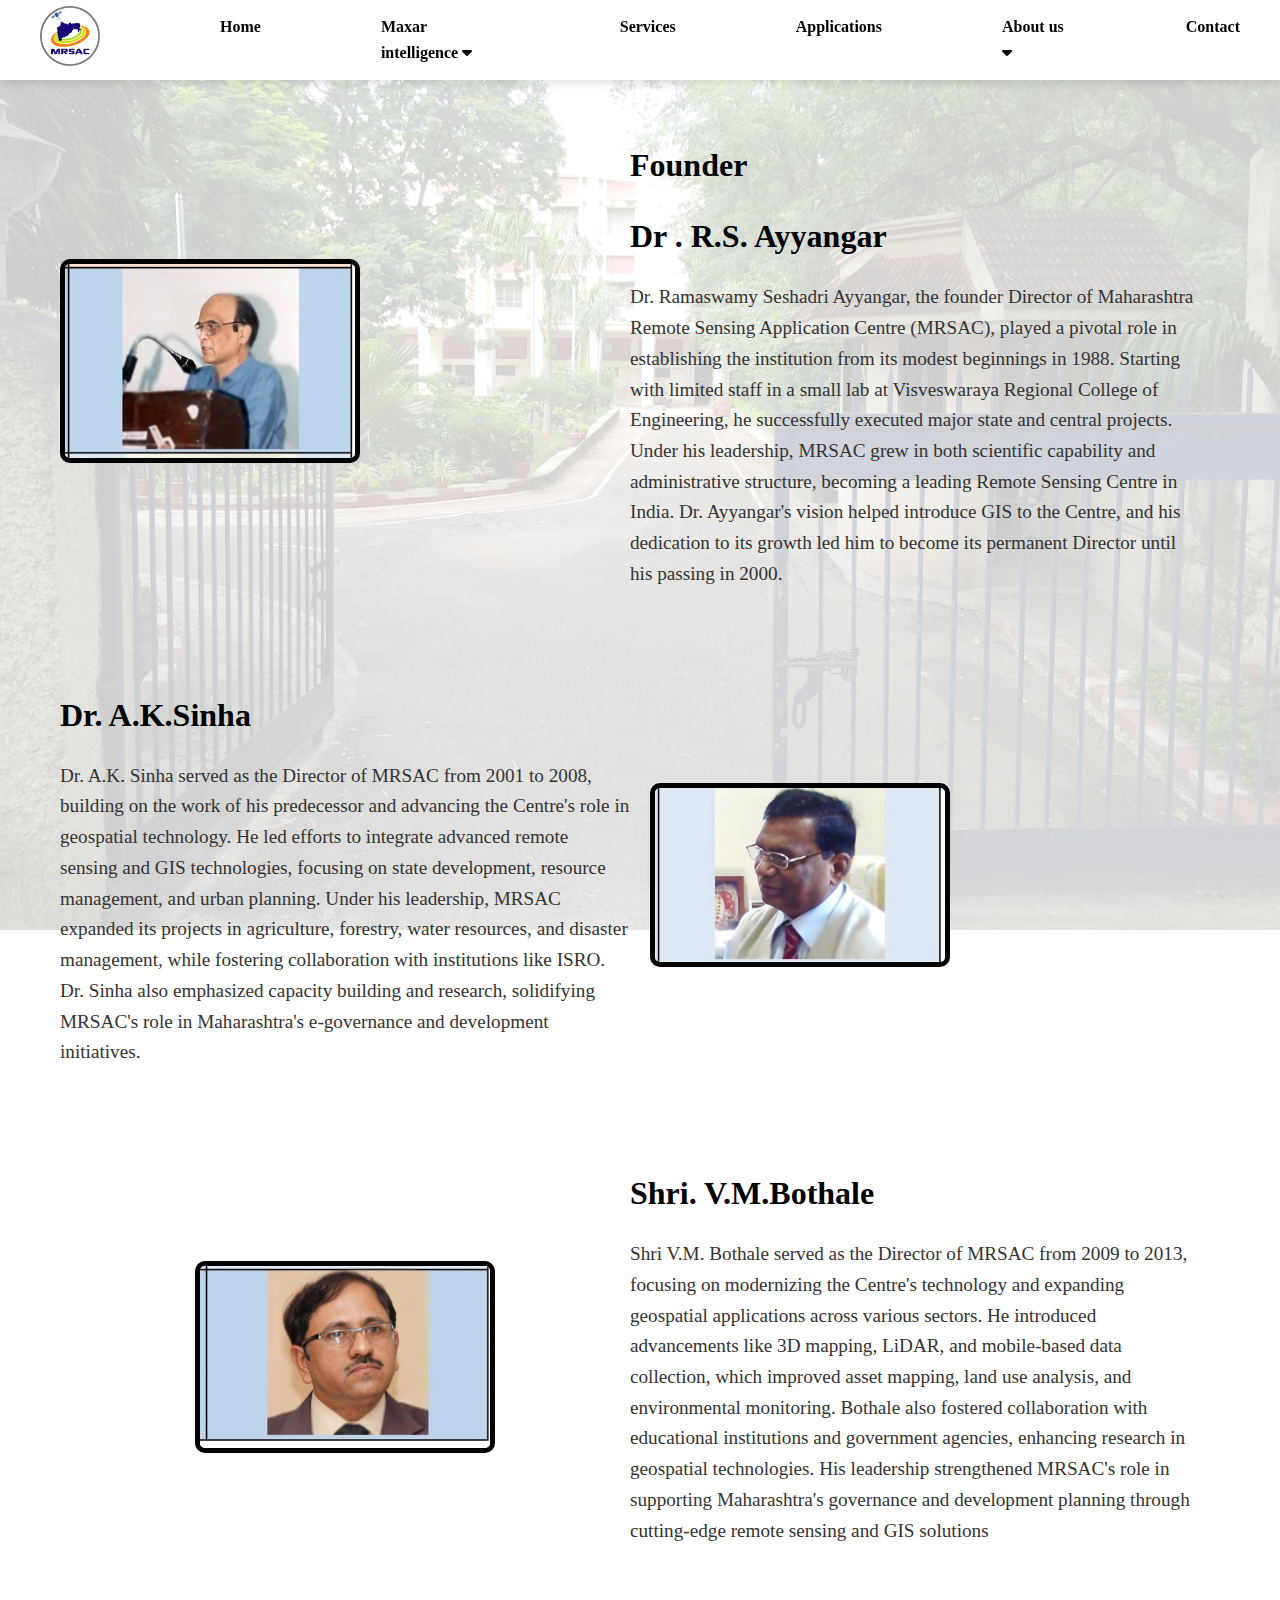
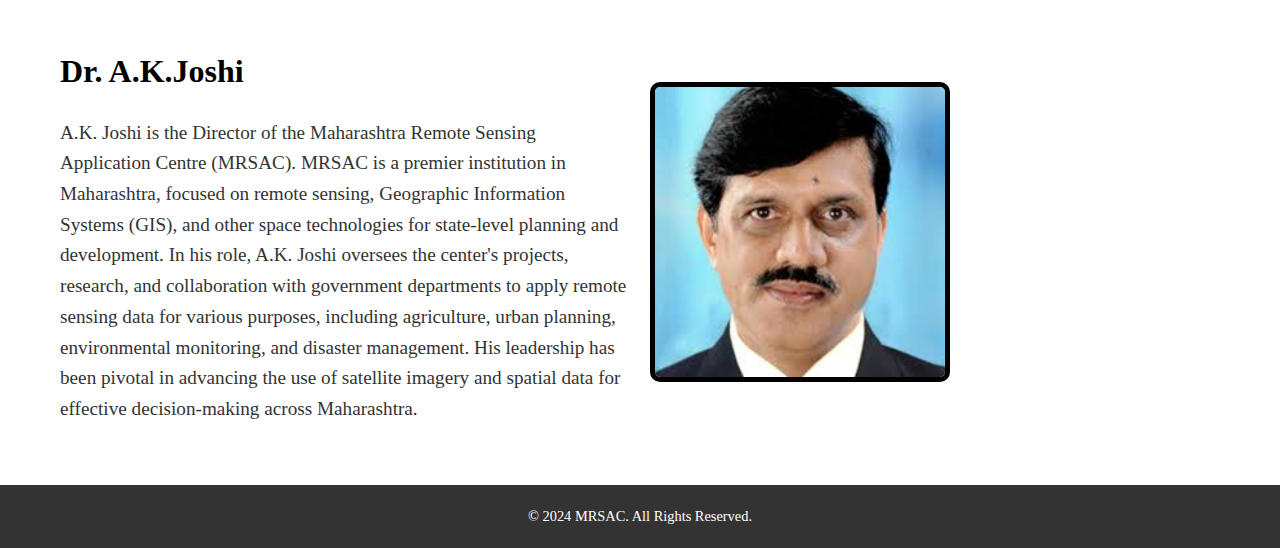
<file: director.html>
<!DOCTYPE html>
<html lang="en">
<head>
    <meta charset="UTF-8">
    <meta name="viewport" content="width=device-width, initial-scale=1.0">
    <meta http-equiv="X-UA-Compatible" content="ie=edge">
    <title>Director</title>
    <link rel="stylesheet" href="director.css">
    <link rel="stylesheet" href="https://cdnjs.cloudflare.com/ajax/libs/font-awesome/4.7.0/css/font-awesome.min.css">
  <link rel="stylesheet" href="https://cdnjs.cloudflare.com/ajax/libs/font-awesome/6.0.0/css/all.min.css">
    <script>
        function toggleMenu() {
            const navLinks = document.querySelector('.nav-links');
            navLinks.classList.toggle('active');
        }
    </script>
</head>
<body>

    <!-- Header Section -->
    <header>
        <div class="logo">
            <img src="logo.jfif" alt="Maxar Logo"> <!-- Logo -->
        </div>
        <nav>
            <ul class="nav-links">
                <li><a href="index.html">Home</a></li>
                <li class="dropdown">
                    <a href="#" class="dropbtn">Maxar intelligence <i class="fa fa-caret-down"></i></a>
                    <div class="dropdown-content">
                        <a href="map.html">Fetch the Data</a>
                        <a href="map1.html">Weather comparion</a>
                        <a href="weather.html">Weather data</a>
                    </div>
                </li>
                <li><a href="service.html.html">Services</a></li>
                <li><a href="energy.html">Applications</a></li>
                <li class="dropdown">
                    <a href="#" class="dropbtn">About us <i class="fa fa-caret-down"></i></a>
                    <div class="dropdown-content">
                        <a href="aboutus.html">About Us</a>
                        <a href="director.html">Director</a>
                        <a href="facility.html">Facility</a>
                        <a href="organization.html">organization-structure</a>
                    </div>
                </li>
                <li><a href="#contact">Contact</a></li>
            </ul>
        </nav>
        <div class="menu-icon" onclick="toggleMenu()">&#9776;</div>
    </header>

    <!-- Main Content -->
    <main>
        <!-- First Section with Slideshow -->
        <section class="content-section access">
            <div class="image-content">
                <img id="image1" src="ayyangar.png" alt="Satellite Image">
            </div>
            <div class="text-content">
                <h3>Founder</h3>
                <h3>Dr . R.S. Ayyangar</h3>
                <p>Dr. Ramaswamy Seshadri Ayyangar, the founder Director of Maharashtra Remote Sensing Application Centre (MRSAC), played a pivotal role in establishing the institution from its modest beginnings in 1988. Starting with limited staff in a small lab at Visveswaraya Regional College of Engineering, he successfully executed major state and central projects. Under his leadership, MRSAC grew in both scientific capability and administrative structure, becoming a leading Remote Sensing Centre in India. Dr. Ayyangar's vision helped introduce GIS to the Centre, and his dedication to its growth led him to become its permanent Director until his passing in 2000.</p>
            </div>
        </section>

        <!-- Second Section with Slideshow -->
        <section class="content-section">
            <div class="text-content">
                <h3>Dr. A.K.Sinha</h3>
                <p>Dr. A.K. Sinha served as the Director of MRSAC from 2001 to 2008, building on the work of his predecessor and advancing the Centre's role in geospatial technology. He led efforts to integrate advanced remote sensing and GIS technologies, focusing on state development, resource management, and urban planning. Under his leadership, MRSAC expanded its projects in agriculture, forestry, water resources, and disaster management, while fostering collaboration with institutions like ISRO. Dr. Sinha also emphasized capacity building and research, solidifying MRSAC's role in Maharashtra's e-governance and development initiatives.</p>
            </div>
            <div class="image-content">
                <img id="image2" src="sinha.png" alt="Image of Satellite Constellation">
            </div>
        </section>

        <!-- Third Section with Slideshow -->
        <section class="content-section reverse-section">
            <div class="text-content">
                <h3>Shri. V.M.Bothale</h3>
                <p>Shri V.M. Bothale served as the Director of MRSAC from 2009 to 2013, focusing on modernizing the Centre's technology and expanding geospatial applications across various sectors. He introduced advancements like 3D mapping, LiDAR, and mobile-based data collection, which improved asset mapping, land use analysis, and environmental monitoring. Bothale also fostered collaboration with educational institutions and government agencies, enhancing research in geospatial technologies. His leadership strengthened MRSAC's role in supporting Maharashtra's governance and development planning through cutting-edge remote sensing and GIS solutions</p>
            </div>
            <div class="image-content">
                <img id="image3" src="bathole.png" alt="Mapping Example">
            </div>
        </section>

        <!-- Analyze Section with Slideshow -->
        <section class="content-section analyze">
            <div class="text-content">
                <h3>Dr. A.K.Joshi</h3>
                <p>
                    A.K. Joshi is the Director of the Maharashtra Remote Sensing Application Centre (MRSAC). MRSAC is a premier institution in Maharashtra, focused on remote sensing, Geographic Information Systems (GIS), and other space technologies for state-level planning and development.
                    
                    In his role, A.K. Joshi oversees the center's projects, research, and collaboration with government departments to apply remote sensing data for various purposes, including agriculture, urban planning, environmental monitoring, and disaster management. His leadership has been pivotal in advancing the use of satellite imagery and spatial data for effective decision-making across Maharashtra.</p>
            </div>
            <div class="image-content">
                <img id="image4" src="akjoshi.jpg" alt="AI-Driven Analytics">
            </div>
        </section>
    </main>

    <!-- Footer Section -->
    <footer>
        <div class="footer-content">
            <p>&copy; 2024 MRSAC. All Rights Reserved.</p>
        </div>
    </footer>

    <script src="director.js"></script>
</body>
</html>
</file>
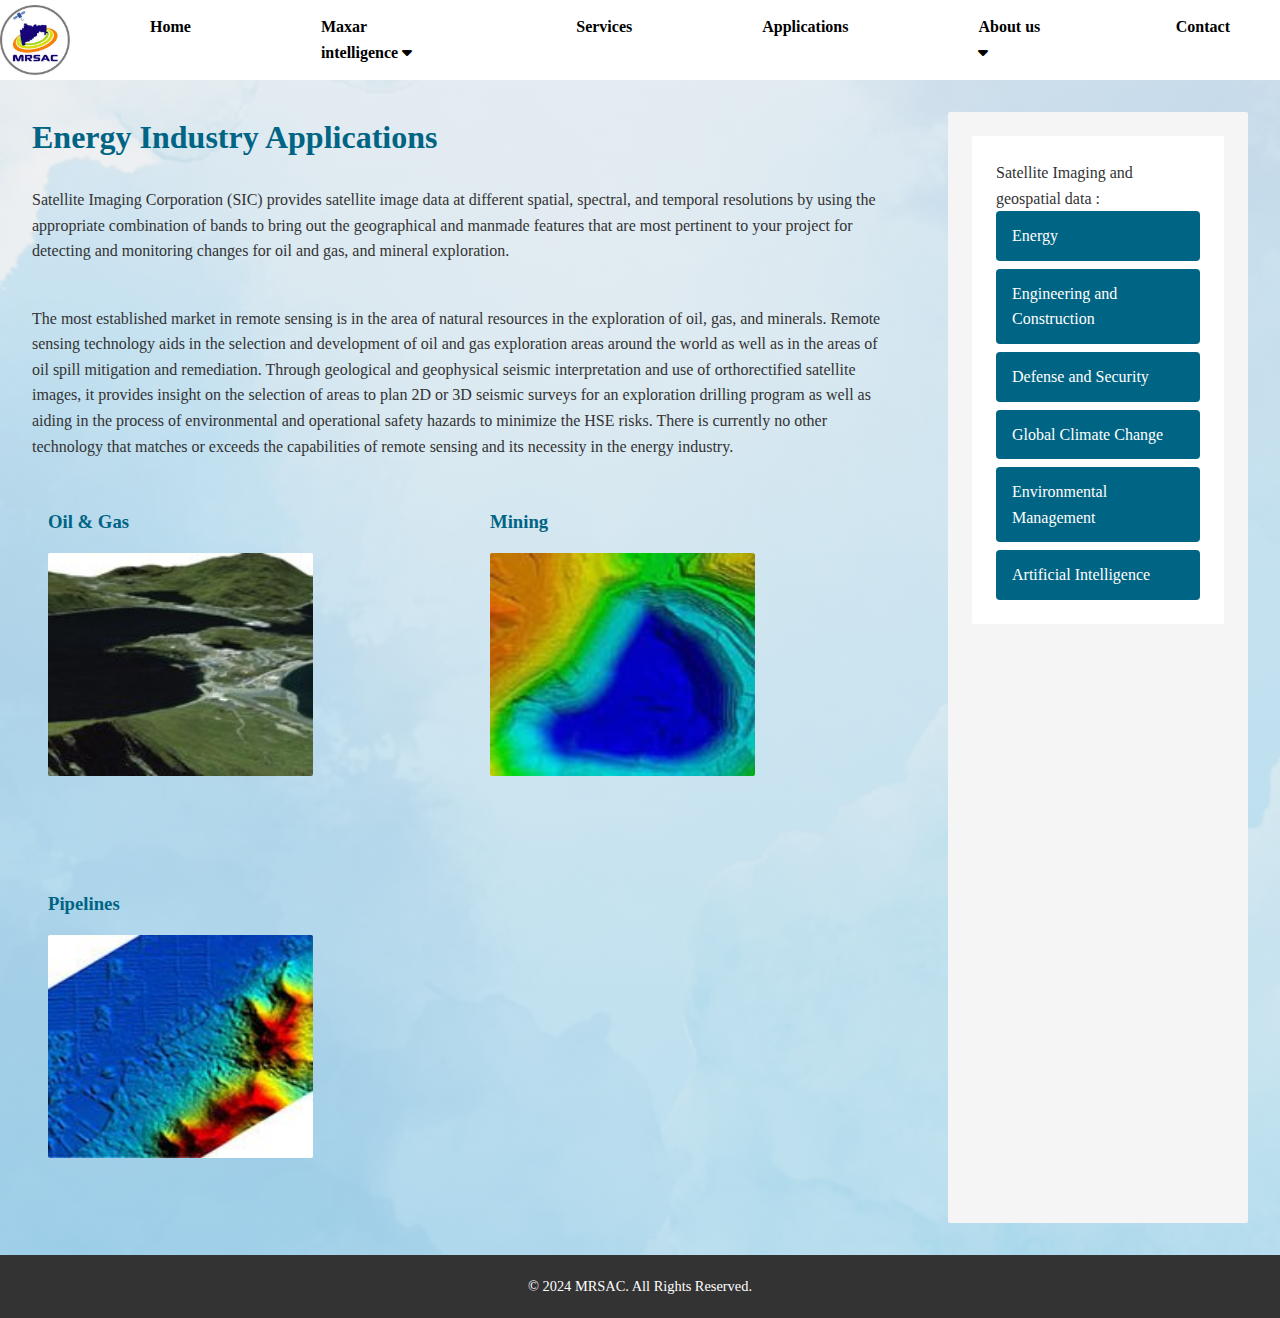
<file: energy.html>
<!DOCTYPE html>
<html lang="en">
<head>
    <meta charset="UTF-8">
    <meta name="viewport" content="width=device-width, initial-scale=1.0">
    <meta http-equiv="X-UA-Compatible" content="ie=edge">
    <title>Service</title>
    <link rel="stylesheet" href="energy.css">
    <link rel="stylesheet" href="https://cdnjs.cloudflare.com/ajax/libs/font-awesome/4.7.0/css/font-awesome.min.css">
  <link rel="stylesheet" href="https://cdnjs.cloudflare.com/ajax/libs/font-awesome/6.0.0/css/all.min.css">
</head>
<body>
    <script>
        function toggleMenu() {
            const navLinks = document.querySelector('.nav-links');
            navLinks.classList.toggle('active');
        }
    </script>
    <!-- Header Section -->
    <header>
        <div class="logo">
            <img src="logo.jpg" alt="Maxar Logo"> <!-- Logo -->
        </div>
        <nav>
            <ul class="nav-links">
                <li><a href="index.html">Home</a></li>
                <li class="dropdown">
                    <a href="#" class="dropbtn">Maxar intelligence <i class="fa fa-caret-down"></i></a>
                    <div class="dropdown-content">
                        <a href="map.html">Fetch the Data</a>
                        <a href="map1.html">Weather comparion</a>
                        <a href="weather.html">Weather data</a>
                    </div>
                </li>
                <li><a href="service.html.html">Services</a></li>
                <li><a href="energy.html">Applications</a></li>
                <li class="dropdown">
                    <a href="#" class="dropbtn">About us <i class="fa fa-caret-down"></i></a>
                    <div class="dropdown-content">
                        <a href="aboutus.html">About Us</a>
                        <a href="director.html">Director</a>
                        <a href="facility.html">Facility</a>
                        <a href="organization.html">organization-structure</a>
                    </div>
                </li>
                <li><a href="contact.html">Contact</a></li>
            </ul>
        </nav>
        <div class="menu-icon" onclick="toggleMenu()">&#9776; </div>
         </header>


    <main class="container">
        <div class="content">
            <h1>Energy Industry Applications</h1>
            
            <p>Satellite Imaging Corporation (SIC) provides satellite image data at different spatial, spectral, and temporal resolutions by using the appropriate combination of bands to bring out the geographical and manmade features that are most pertinent to your project for detecting and monitoring changes for oil and gas, and mineral exploration.</p>
              <br>
              <p>
                The most established market in remote sensing is in the area of natural resources in the exploration of oil, gas, and minerals. Remote sensing technology aids in the selection and development of oil and gas exploration areas around the world as well as in the areas of oil spill mitigation and remediation. Through geological and geophysical seismic interpretation and use of orthorectified satellite images, it provides insight on the selection of areas to plan 2D or 3D seismic surveys for an exploration drilling program as well as aiding in the process of environmental and operational safety hazards to minimize the HSE risks. There is currently no other technology that matches or exceeds the capabilities of remote sensing and its necessity in the energy industry.
              </p>
              <div class="image-grid">
                <div class="image-card">
                    <h3>Oil & Gas</h3>
                    <img src="Oil & Gas.jpg" alt="oil " >
                </div>
                <div class="image-card">
                    <h3>Mining </h3>
                    <img src="mining.jpg" alt="mining ">
                </div>
                <div class="image-card">
                    <h3>Pipelines</h3>
                    <img src="Pipelines.jpg" alt="Pipelines">
                </div>
                
            </div>
        </div>

        <aside class="sidebar">
            <div class="info-box">
                <p>Satellite Imaging and geospatial data :</p>
           
            <div class="applications-menu">
                <a href="energy.html" class="menu-item">Energy</a>
                <a href="engi.html" class="menu-item">Engineering and Construction</a>
                <a href="defens.html" class="menu-item">Defense and Security</a>
                <a href="global.html" class="menu-item">Global Climate Change</a>
                <a href="Environmental Management.html" class="menu-item">Environmental Management</a>
                <a href="AI.html" class="menu-item">Artificial Intelligence </a>
            </div>
        </aside>
    </main>

    <script src="sjavascript.js"></script>

     <!-- Footer Section -->
     <footer>
        <div class="footer-content">
            <p>&copy; 2024 MRSAC. All Rights Reserved.</p>
        </div>
    </footer>
</body>
</html>
</file>
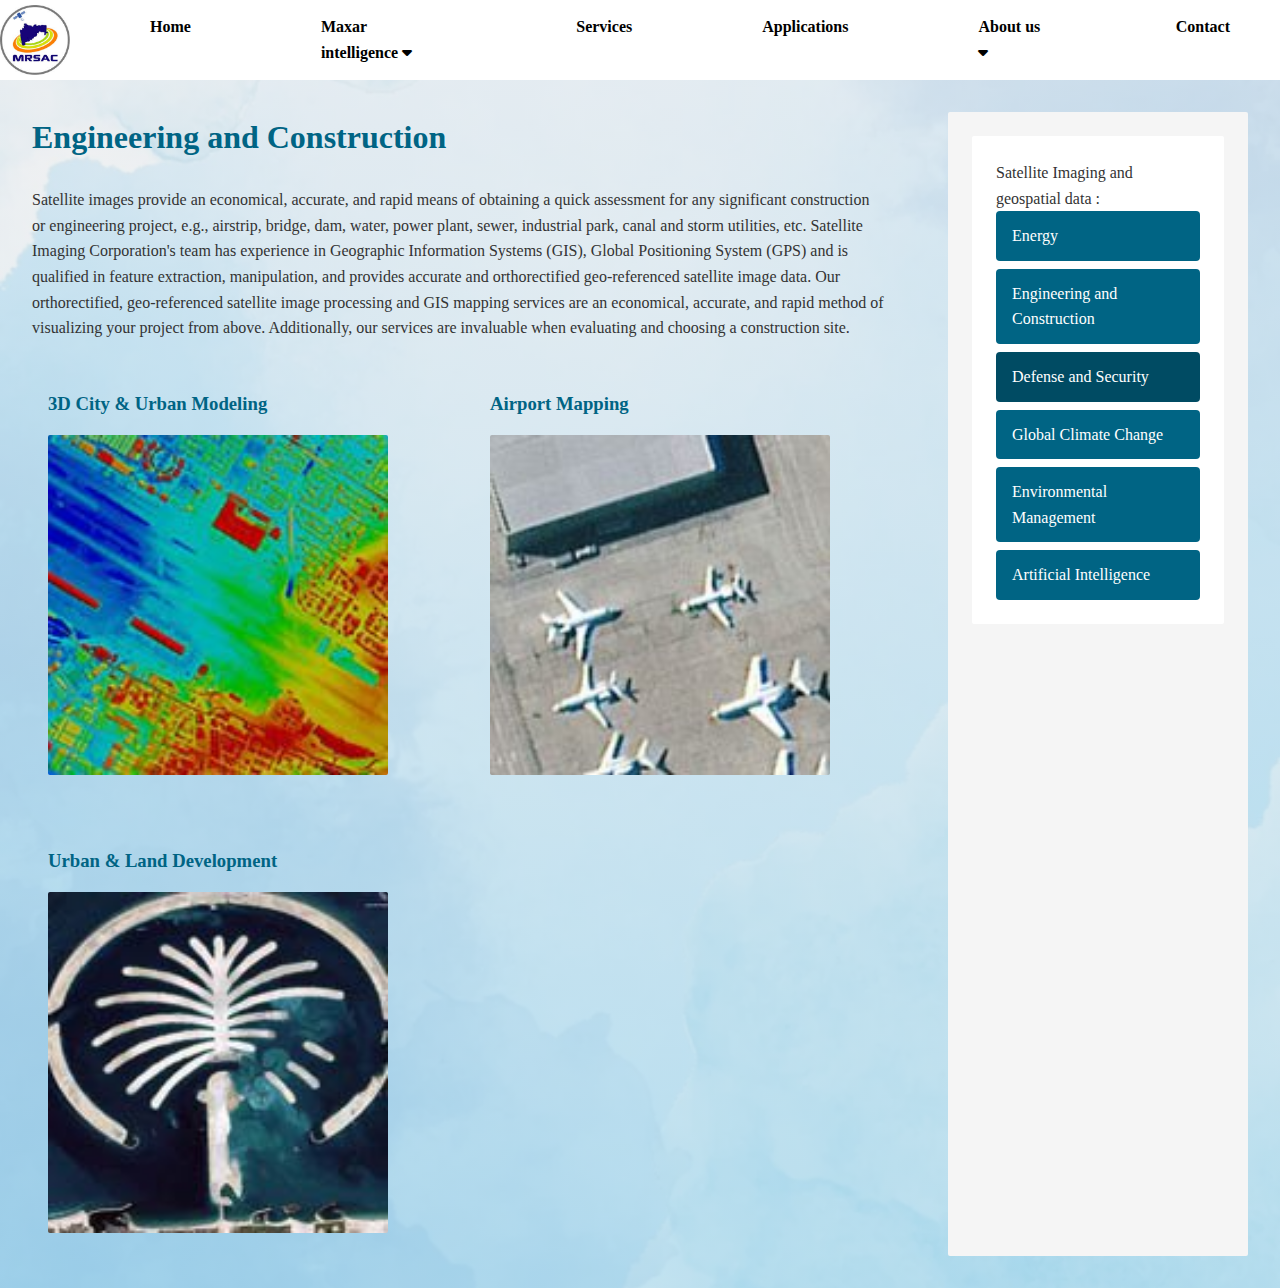
<file: engi.html>
<!DOCTYPE html>
<html lang="en">
<head>
    <meta charset="UTF-8">
    <meta name="viewport" content="width=device-width, initial-scale=1.0">
    <meta http-equiv="X-UA-Compatible" content="ie=edge">
    <title>Service</title>
    <link rel="stylesheet" href="engi.css">
    <link rel="stylesheet" href="https://cdnjs.cloudflare.com/ajax/libs/font-awesome/4.7.0/css/font-awesome.min.css">
  <link rel="stylesheet" href="https://cdnjs.cloudflare.com/ajax/libs/font-awesome/6.0.0/css/all.min.css">
</head>
<body>
      <script>function toggleMenu() {
        const navLinks = document.querySelector('.nav-links');
        navLinks.classList.toggle('active');
    }
    </script>
    <!-- Header Section -->
    <header>
        <div class="logo">
            <img src="logo.jpg" alt="Maxar Logo"> <!-- Logo -->
        </div>
        <div class="menu-icon" onclick="toggleMenu()">&#9776;</div>
        <nav>
            <ul class="nav-links">
                <li><a href="index.html">Home</a></li>
                <li class="dropdown">
                    <a href="#" class="dropbtn">Maxar intelligence <i class="fa fa-caret-down"></i></a>
                    <div class="dropdown-content">
                        <a href="map.html">Fetch the Data</a>
                        <a href="map1.html">Weather comparion</a>
                        <a href="weather.html">Weather data</a>
                    </div>
                </li>
                <li><a href="service.html.html">Services</a></li>
                <li><a href="energy.html">Applications</a></li>
                <li class="dropdown">
                    <a href="#" class="dropbtn">About us <i class="fa fa-caret-down"></i></a>
                    <div class="dropdown-content">
                        <a href="aboutus.html">About Us</a>
                        <a href="director.html">Director</a>
                        <a href="facility.html">Facility</a>
                        <a href="organization.html">organization-structure</a>
                    </div>
                </li>
                <li><a href="contact.html">Contact</a></li>
            </ul>
        </nav>
         </header>


    <main class="container">
        <div class="content">
            <h1>Engineering and Construction</h1>
            
            <p>Satellite images provide an economical, accurate, and rapid means of obtaining a quick assessment for any significant construction or engineering project, e.g., airstrip, bridge, dam, water, power plant, sewer, industrial park, canal and storm utilities, etc.

                Satellite Imaging Corporation's team has experience in Geographic Information Systems (GIS), Global Positioning System (GPS) and is qualified in feature extraction, manipulation, and provides accurate and orthorectified geo-referenced satellite image data. Our orthorectified, geo-referenced satellite image processing and GIS mapping services are an economical, accurate, and rapid method of visualizing your project from above. Additionally, our services are invaluable when evaluating and choosing a construction site.</p>

           <div class="image-grid">
                <div class="image-card">
                    <h3>3D City & Urban Modeling</h3>
                    <img src="3D City & Urban Modeling.jpg" alt="3D City & Urban Modeling" >
                </div>
                <div class="image-card">
                    <h3>Airport Mapping </h3>
                    <img src="AIRPORT.PNG" alt="Airport Mapping ">
                </div>
                <div class="image-card">
                    <h3>Urban & Land Development</h3>
                    <img src="Urban & Land Development.png" alt="Urban & Land Development">
                </div>
                
            </div>
        </div>

        <aside class="sidebar">
            <div class="info-box">
                <p>Satellite Imaging and geospatial data :</p>
           
            <div class="applications-menu">
                <a href="energy.html" class="menu-item">Energy</a>
                <a href="engi.css" class="menu-item">Engineering and Construction</a>
                <a href="defens.html" class="menu-item active">Defense and Security</a>
                <a href="global.html" class="menu-item">Global Climate Change</a>
                <a href="Environmental Management.html" class="menu-item">Environmental Management</a>
                <a href="AI.html" class="menu-item">Artificial Intelligence </a>
            </div>
        </aside>
    </main>

    <script src="sjavascript.js"></script>
</body>
</html>
</file>
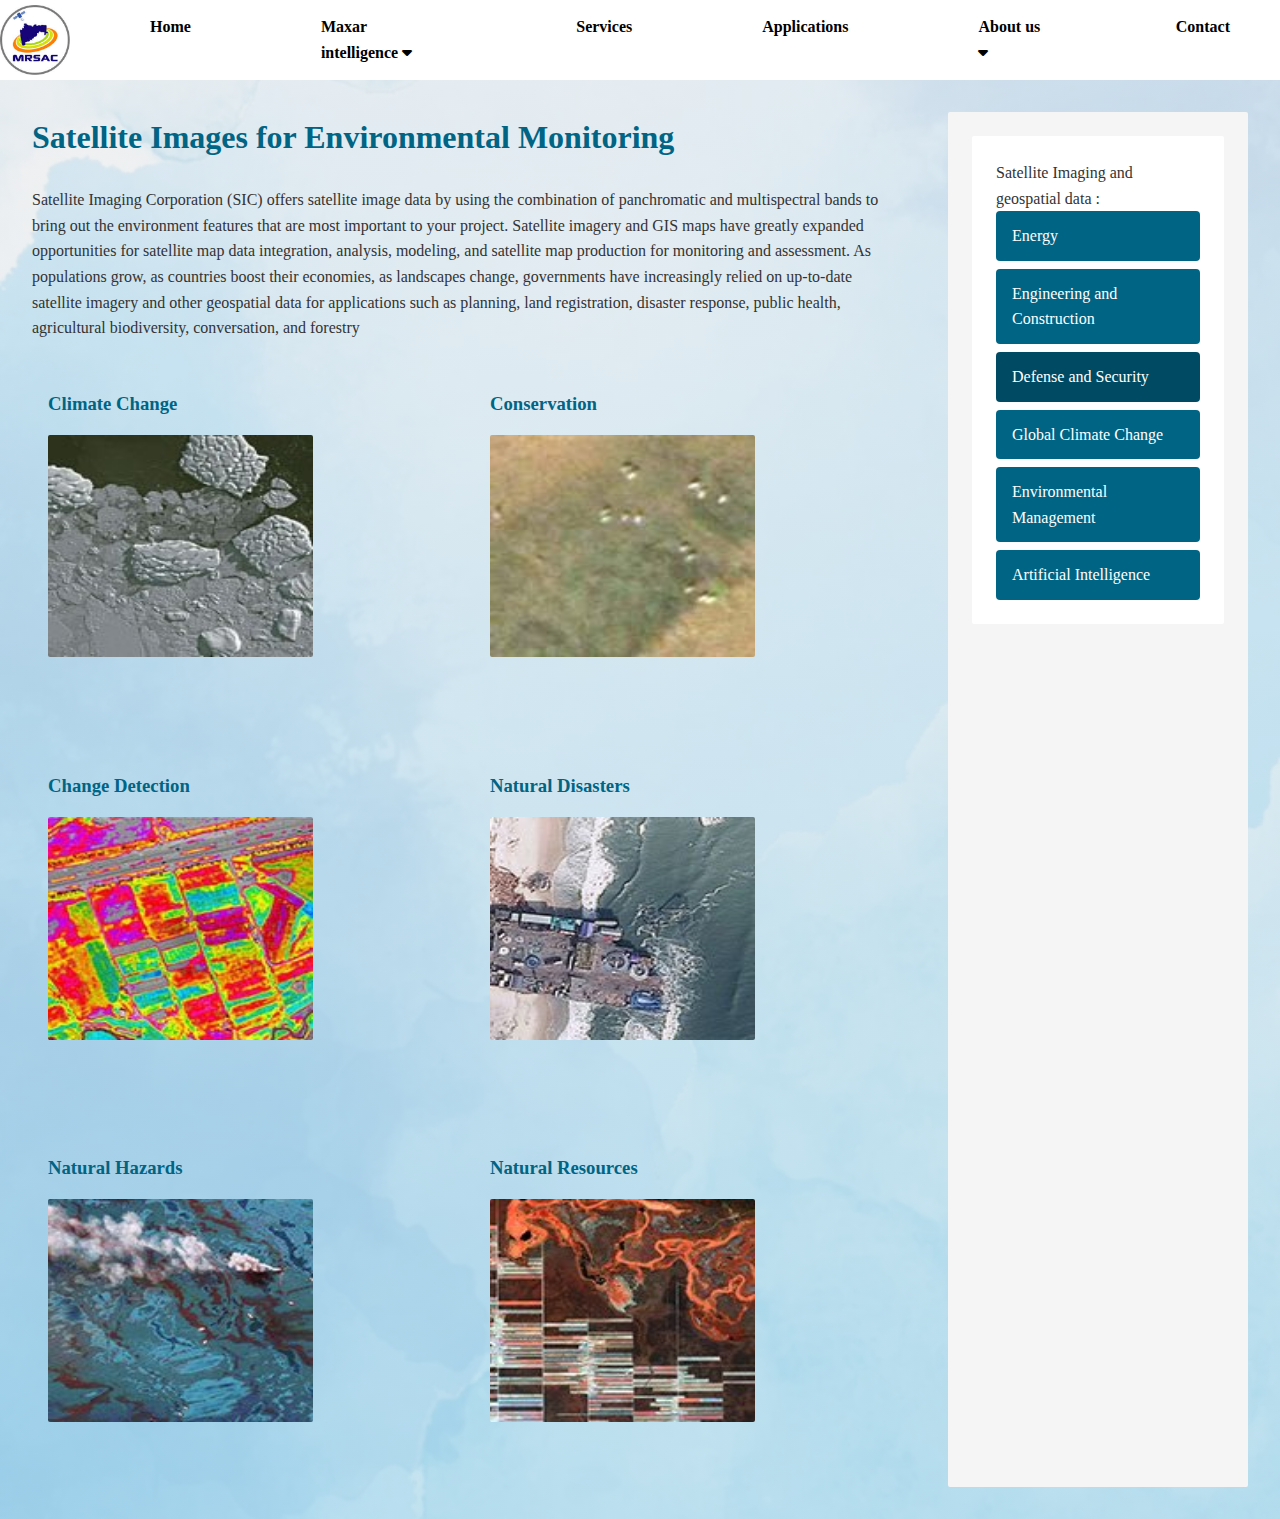
<file: Environmental Management.html>
<!DOCTYPE html>
<html lang="en">
<head>
    <meta charset="UTF-8">
    <meta name="viewport" content="width=device-width, initial-scale=1.0">
    <meta http-equiv="X-UA-Compatible" content="ie=edge">
    <title>Service</title>
    <link rel="stylesheet" href="Environmental Management.css">
    <link rel="stylesheet" href="https://cdnjs.cloudflare.com/ajax/libs/font-awesome/4.7.0/css/font-awesome.min.css">
  <link rel="stylesheet" href="https://cdnjs.cloudflare.com/ajax/libs/font-awesome/6.0.0/css/all.min.css">
</head>
<body>
<script>function toggleMenu() {
    const navLinks = document.querySelector('.nav-links');
    navLinks.classList.toggle('active');
}
</script>
    <!-- Header Section -->
    <header>
        <div class="logo">
            <img src="logo.jpg" alt="Maxar Logo"> <!-- Logo -->
        </div>
        <nav>
            <ul class="nav-links">
                <li><a href="index.html">Home</a></li>
                <li class="dropdown">
                    <a href="#" class="dropbtn">Maxar intelligence <i class="fa fa-caret-down"></i></a>
                    <div class="dropdown-content">
                        <a href="map.html">Fetch the Data</a>
                        <a href="map1.html">Weather comparion</a>
                        <a href="weather.html">Weather data</a>
                    </div>
                </li>
                <li><a href="service.html.html">Services</a></li>
                <li><a href="energy.html">Applications</a></li>
                <li class="dropdown">
                    <a href="#" class="dropbtn">About us <i class="fa fa-caret-down"></i></a>
                    <div class="dropdown-content">
                        <a href="aboutus.html">About Us</a>
                        <a href="director.html">Director</a>
                        <a href="facility.html">Facility</a>
                        <a href="organization.html">organization-structure</a>
                    </div>
                </li>
                <li><a href="contact.html">Contact</a></li>
            </ul>
        </nav>
        <div class="menu-icon" onclick="toggleMenu()">&#9776;</div>
         </header>


    <main class="container">
        <div class="content">
            <h1>Satellite Images for Environmental Monitoring</h1>
            
            <p>Satellite Imaging Corporation (SIC) offers satellite image data by using the combination of panchromatic and multispectral bands to bring out the environment features that are most important to your project.

                Satellite imagery and GIS maps have greatly expanded opportunities for satellite map data integration, analysis, modeling, and satellite map production for monitoring and assessment. As populations grow, as countries boost their economies, as landscapes change, governments have increasingly relied on up-to-date satellite imagery and other geospatial data for applications such as planning, land registration, disaster response, public health, agricultural biodiversity, conversation, and forestry</p>
                 <div class="image-grid">
                <div class="image-card">
                    <h3>Climate Change</h3>
                    <img src="Climate Change.jpg" alt="Climate Change " >
                </div>
                <div class="image-card">
                    <h3>Conservation</h3>
                    <img src="Conservation.jpg" alt="Conservation ">
                </div>
                <div class="image-card">
                    <h3>Change Detection</h3>
                    <img src="Change Detection.jpg" alt="Change Detection">
                </div>
                <div class="image-card">
                    <h3>Natural Disasters</h3>
                    <img src="Natural Disasters.jpg" alt="Natural Disasters">
                </div>
                <div class="image-card">
                    <h3>Natural Hazards</h3>
                    <img src="Natural Hazards.jpg" alt="Natural Hazards">
                </div>
                <div class="image-card">
                    <h3>Natural Resources</h3>
                    <img src="Natural Resources.jpg" alt="Natural Resources">
                </div>
                
                
            </div>
        </div>

        <aside class="sidebar">
            <div class="info-box">
                <p>Satellite Imaging and geospatial data :</p>
           
            <div class="applications-menu">
                <a href="energy.html" class="menu-item">Energy</a>
                <a href="engi.html" class="menu-item">Engineering and Construction</a>
                <a href="defens.html" class="menu-item active">Defense and Security</a>
                <a href="global.html" class="menu-item">Global Climate Change</a>
                <a href="Environmental Management.html" class="menu-item">Environmental Management</a>
                <a href="AI.html" class="menu-item">Artificial Intelligence </a>
            </div>
        </aside>
    </main>

    <script src="sjavascript.js"></script>
</body>
</html>
</file>
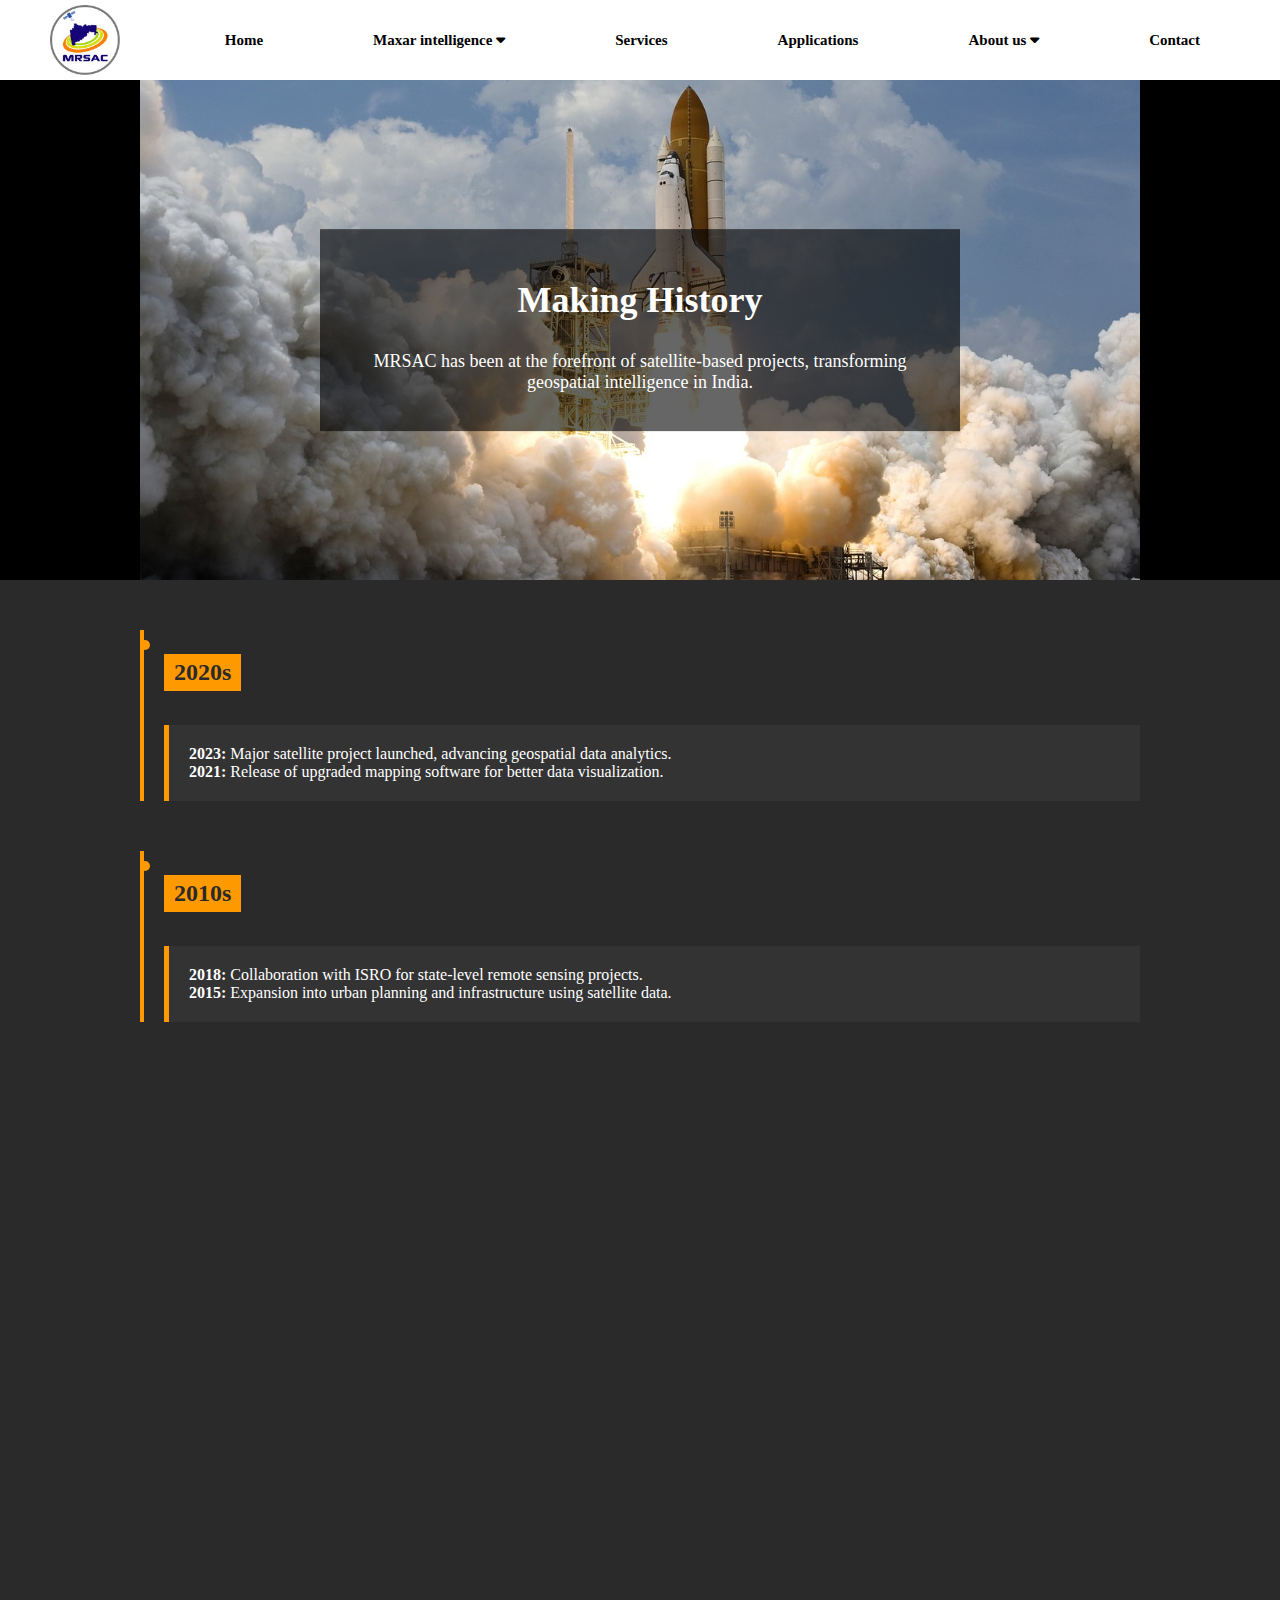
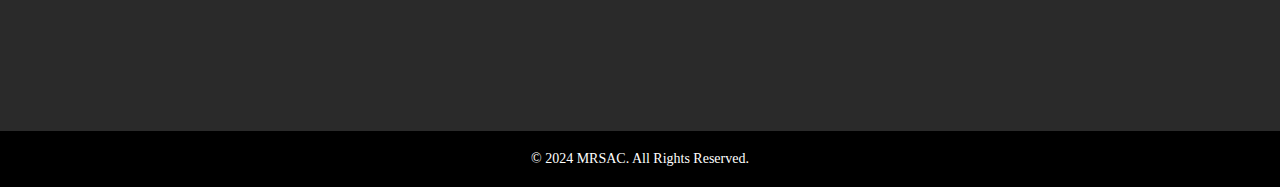
<file: explore.html>
<!DOCTYPE html>
<html lang="en">
<head>
    <meta charset="UTF-8">
    <meta name="viewport" content="width=device-width, initial-scale=1.0">
    <meta http-equiv="X-UA-Compatible" content="IE=edge">
    <title>Explore</title>
    <link rel="stylesheet" href="explore.css">
    <link rel="stylesheet" href="https://cdnjs.cloudflare.com/ajax/libs/font-awesome/4.7.0/css/font-awesome.min.css">
  <link rel="stylesheet" href="https://cdnjs.cloudflare.com/ajax/libs/font-awesome/6.0.0/css/all.min.css">
</head>
<body>
  
        <!-- Header Section -->
        <header>
            <div class="logo">
                <img src="logo.png" alt="Maxar Logo"> <!-- Logo -->
            </div>
            <nav>
                <ul class="nav-links">
                    <li><a href="index.html">Home</a></li>
                    <li class="dropdown">
                        <a href="#" class="dropbtn">Maxar intelligence <i class="fa fa-caret-down"></i></a>
                        <div class="dropdown-content">
                            <a href="map.html">Fetch the Data</a>
                            <a href="map1.html">Weather comparion</a>
                            <a href="weather.html">Weather prediction</a>
                        </div>
                    </li>
                    <li><a href="service.html.html">Services</a></li>
                    <li><a href="energy.html">Applications</a></li>
                    <li class="dropdown">
                        <a href="#" class="dropbtn">About us <i class="fa fa-caret-down"></i></a>
                        <div class="dropdown-content">
                            <a href="aboutus.html">About Us</a>
                            <a href="director.html">Director</a>
                            <a href="facility.html">Facility</a>
                            <a href="organization.html">organization-structure</a>
                        </div>
                    </li>
                    <li><a href="contact.html">Contact</a></li>
                </ul>
            </nav>
            <div class="menu-icon" onclick="toggleMenu()">&#9776;</div>
        </header>

    <section class="intro">
        <div class="slideshow">
            <img id="slideshow-image" src="image1.jpg" alt="Slideshow Image">
        </div>
        <div class="intro-text">
            <h2>Making History</h2>
            <p>MRSAC has been at the forefront of satellite-based projects, transforming geospatial intelligence in India.</p>
        </div>
    </section>

    <section id="history" class="timeline-section">
        <div class="container">
            <!-- Timeline Content -->
            <div class="timeline-item hidden">
                <h3 class="decade">2020s</h3>
                <div class="event">
                    <p><strong>2023:</strong> Major satellite project launched, advancing geospatial data analytics.</p>
                    <p><strong>2021:</strong> Release of upgraded mapping software for better data visualization.</p>
                </div>
            </div>

            <div class="timeline-item hidden">
                <h3 class="decade">2010s</h3>
                <div class="event">
                    <p><strong>2018:</strong> Collaboration with ISRO for state-level remote sensing projects.</p>
                    <p><strong>2015:</strong> Expansion into urban planning and infrastructure using satellite data.</p>
                </div>
            </div>

            <div class="timeline-item hidden">
                <h3 class="decade">2000s</h3>
                <div class="event">
                    <p><strong>2005:</strong> MRSAC became a key player in remote sensing for agricultural monitoring.</p>
                </div>
            </div>

            <div class="timeline-item hidden">
                <h3 class="decade">1990s</h3>
                <div class="event">
                    <p><strong>1991:</strong> The foundation of MRSAC, introducing satellite mapping in Maharashtra.</p>
                </div>
            </div>

            <div class="timeline-item hidden">
                <h3 class="decade">1980s</h3>
                <div class="event">
                    <p><strong>1983:</strong> Development of early remote sensing technology and mapping systems.</p>
                </div>
            </div>
        </div>
    </section>

    <footer>
        <div class="footer-content">
            <p>&copy; 2024 MRSAC. All Rights Reserved.</p>
        </div>
    </footer>

    <script src="explore.js"></script>
</body>
</html>
</file>
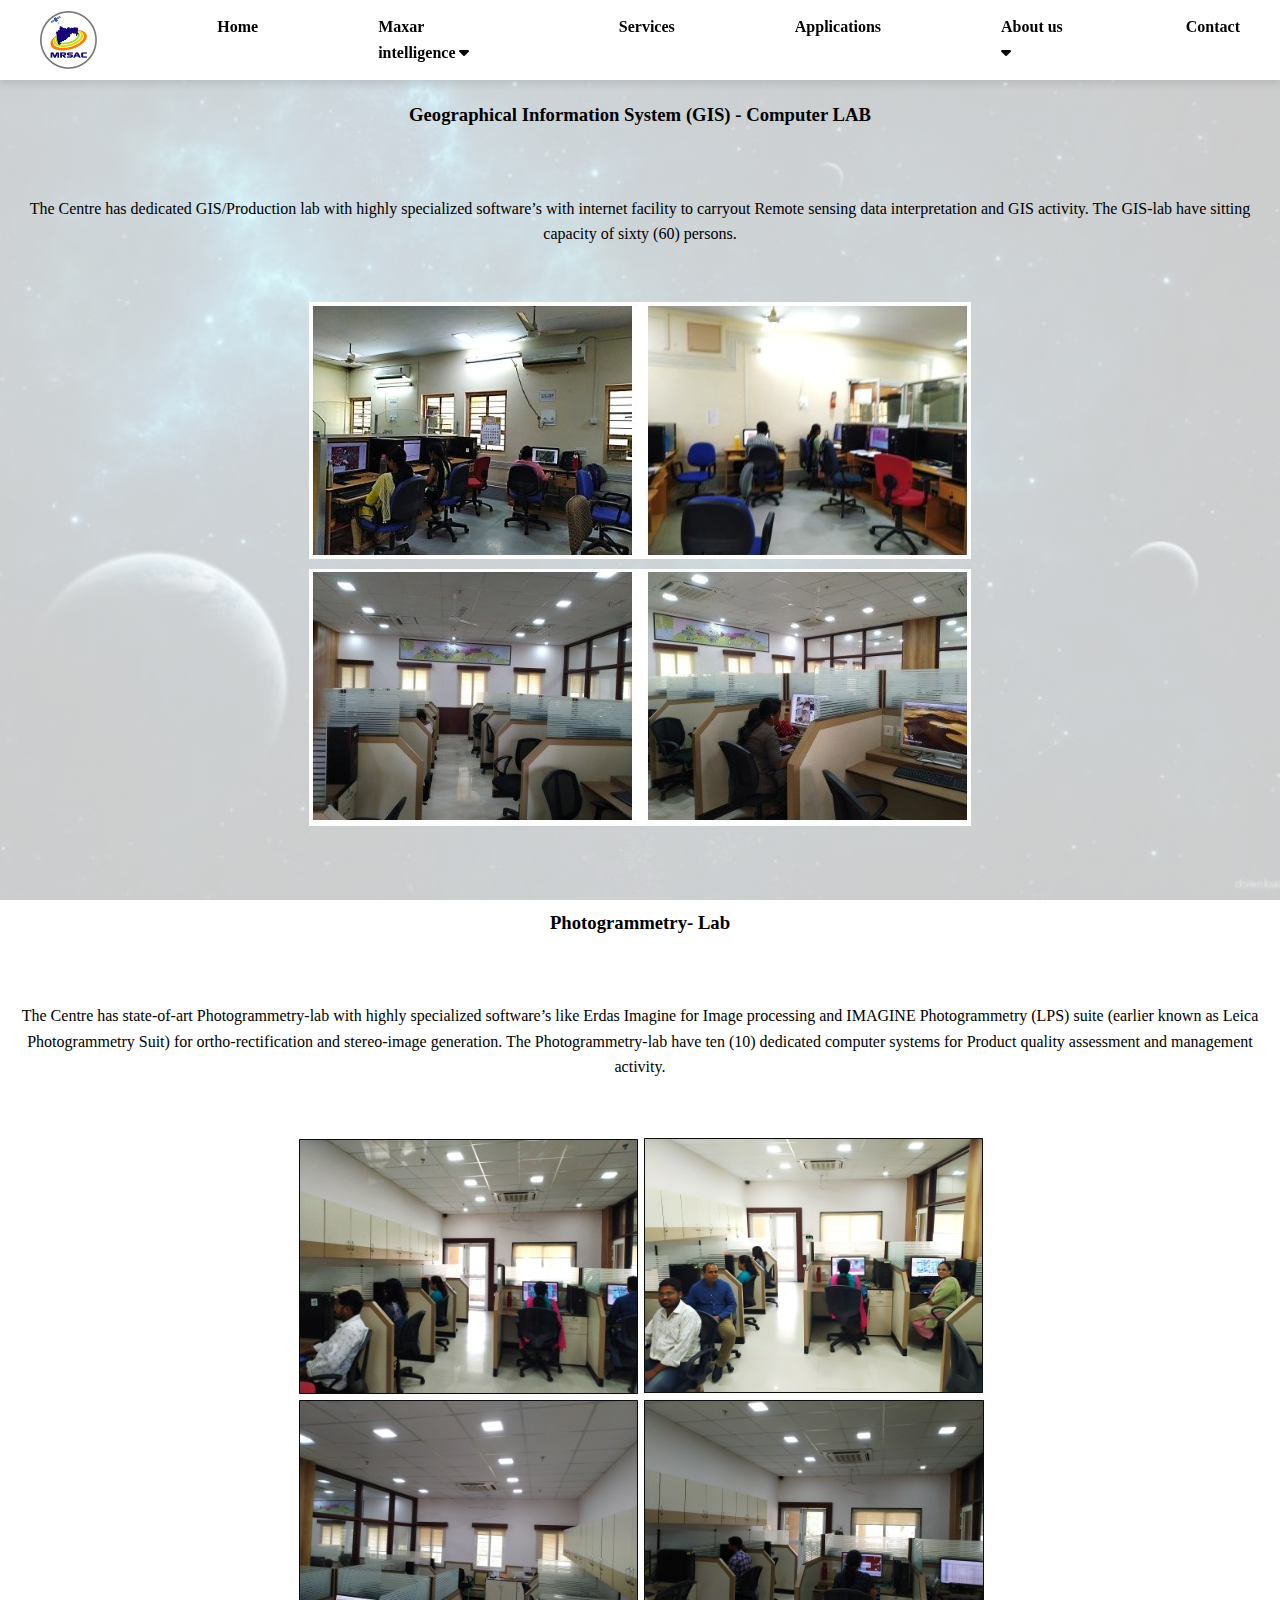
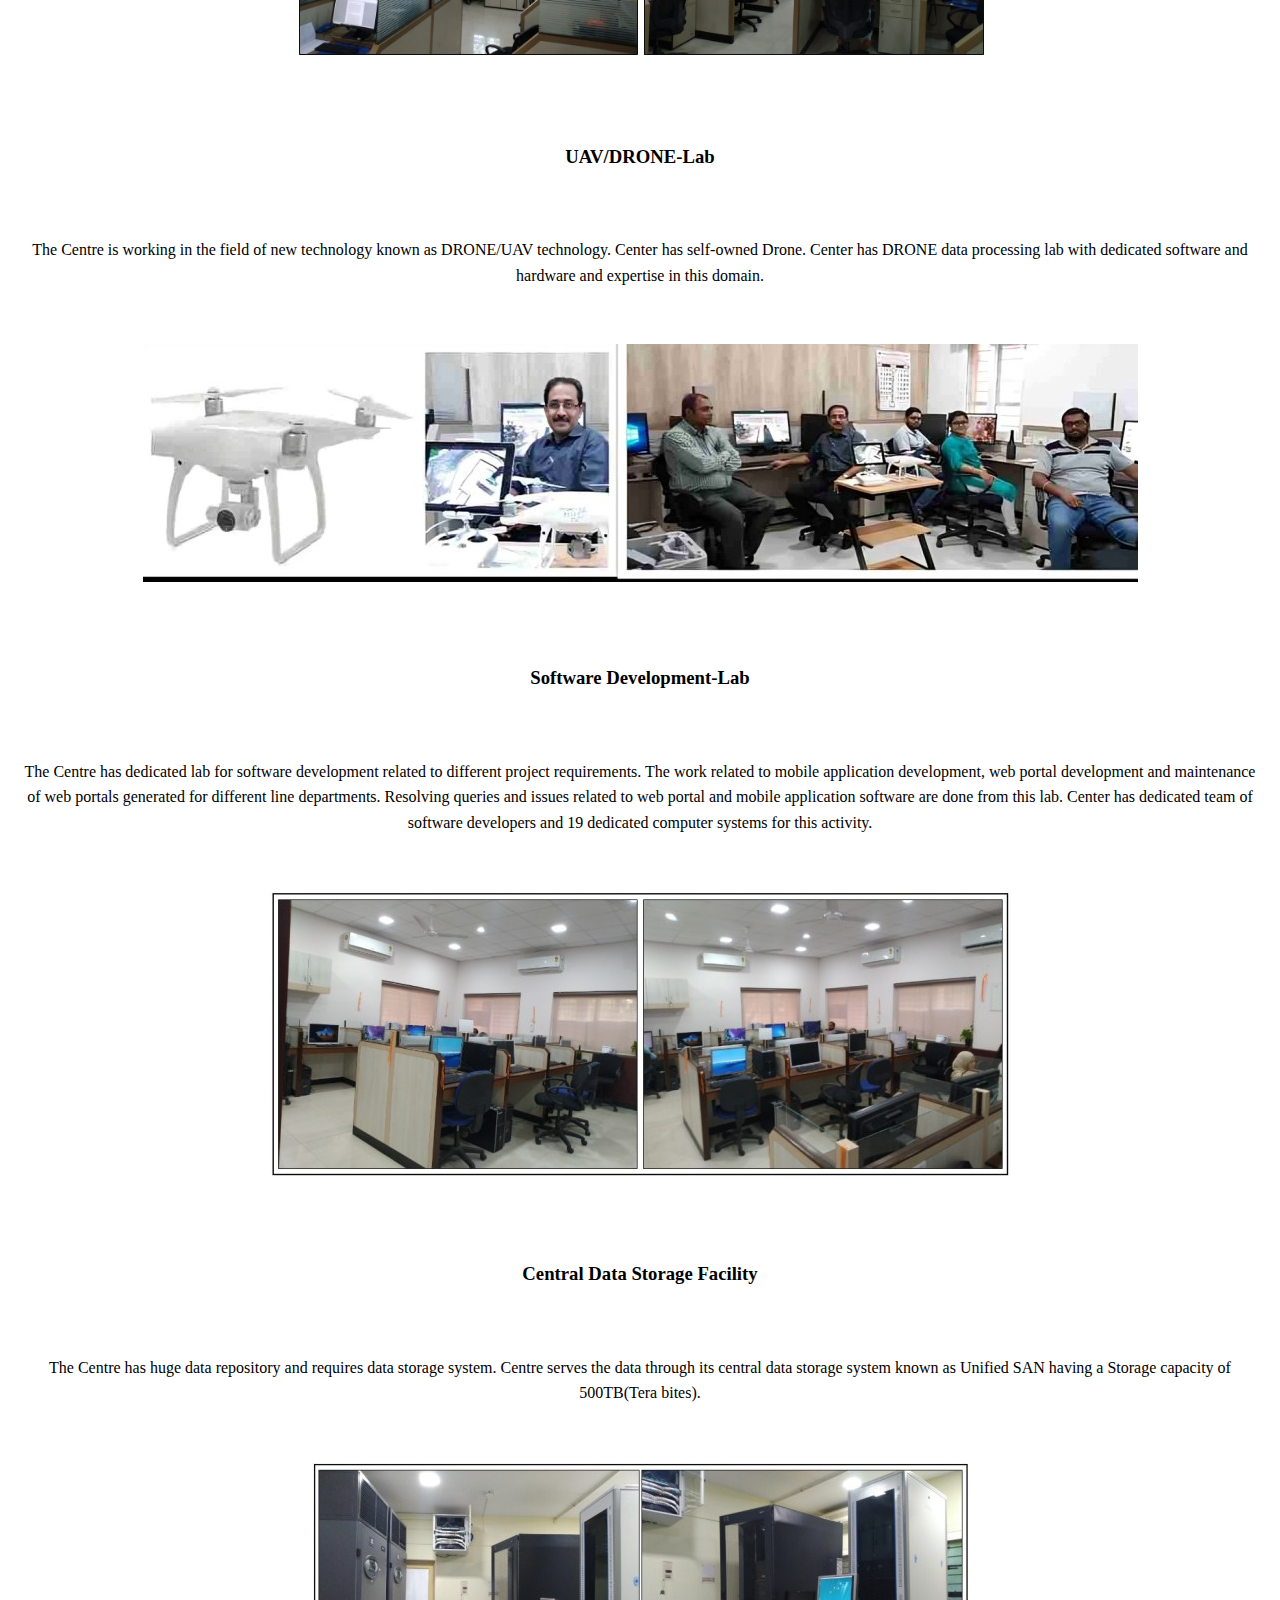
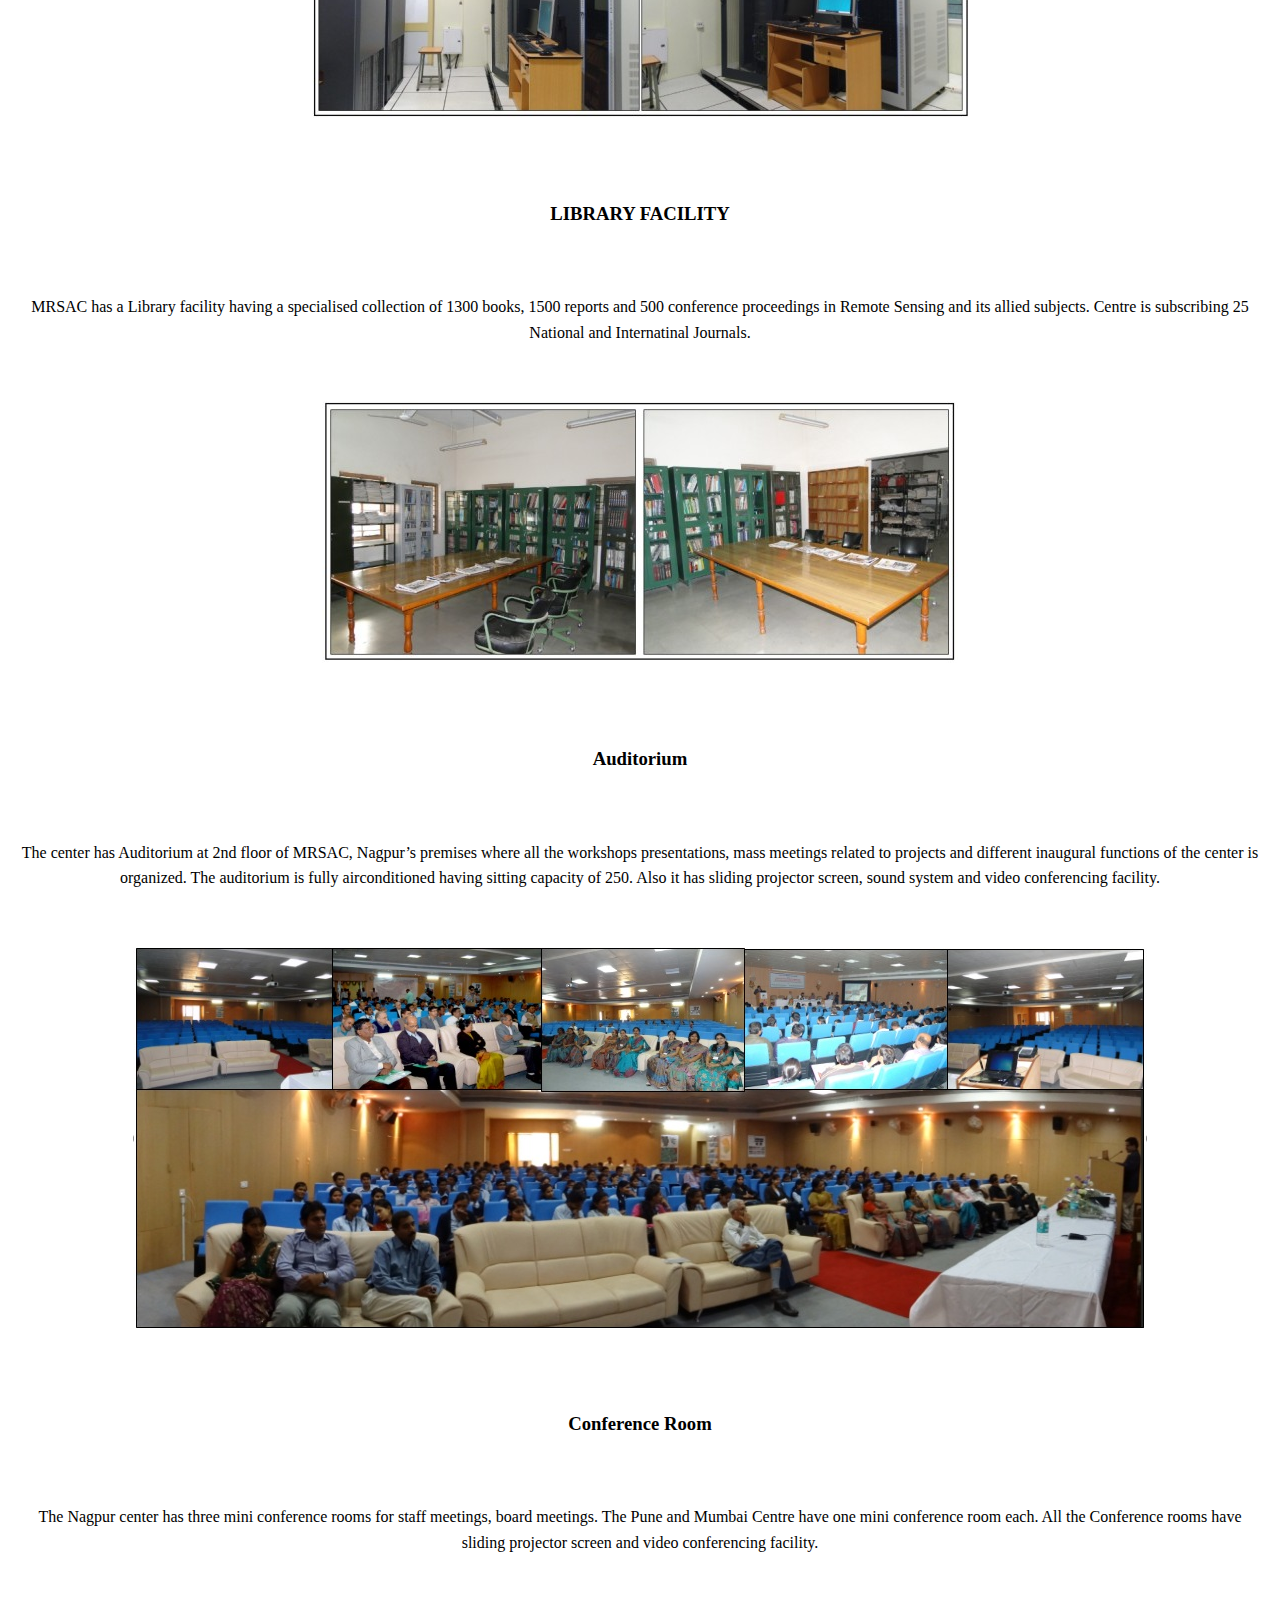
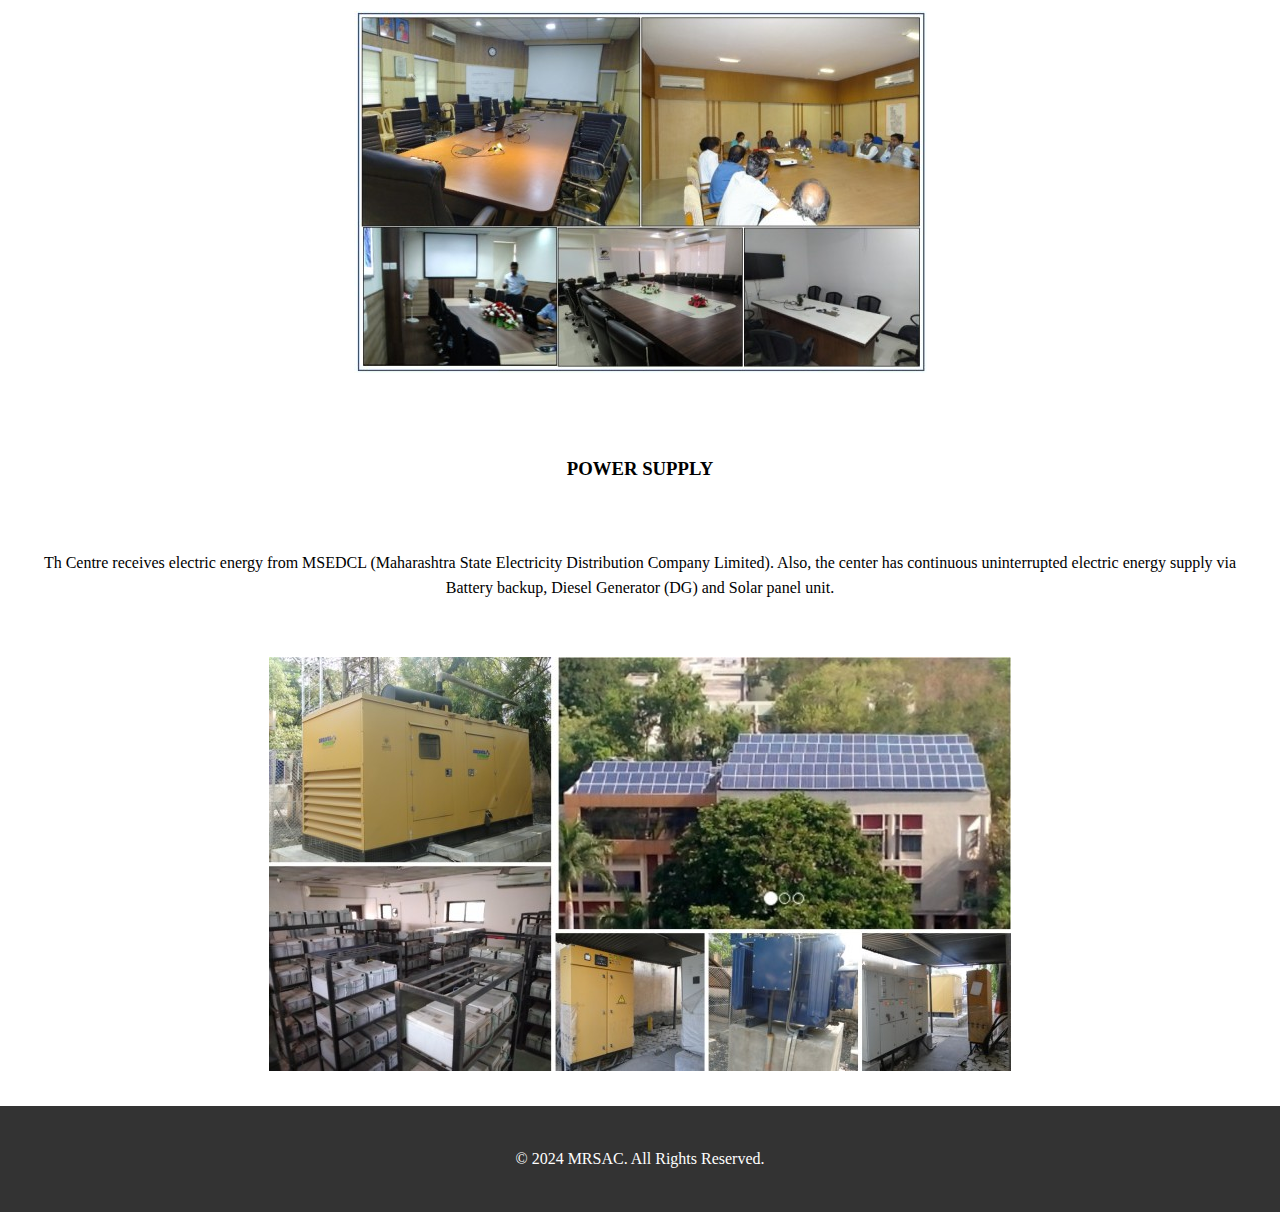
<file: facility.html>
<!DOCTYPE html>
<html lang="en">
<head>
    <meta charset="UTF-8">
    <meta name="viewport" content="width=device-width, initial-scale=1.0">
    <title>Document</title>
    <link rel="stylesheet" href="facility.css">
    <link rel="stylesheet" href="https://cdnjs.cloudflare.com/ajax/libs/font-awesome/4.7.0/css/font-awesome.min.css">
  <link rel="stylesheet" href="https://cdnjs.cloudflare.com/ajax/libs/font-awesome/6.0.0/css/all.min.css">
</head>
<body>
    <!-- Header Section -->
    <header>
        <div class="logo">
            <img src="logo.jfif" alt="MRSAC Logo"> <!-- Logo -->
        </div>
        <nav>
            <ul class="nav-links">
                <li><a href="index.html">Home</a></li>
                <li class="dropdown">
                    <a href="#" class="dropbtn">Maxar intelligence <i class="fa fa-caret-down"></i></a>
                    <div class="dropdown-content">
                        <a href="map.html">Fetch the Data</a>
                        <a href="map1.html">Weather comparion</a>
                        <a href="weather.html">Weather prediction</a>
                    </div>
                </li>
                <li><a href="service.html.html">Services</a></li>
                <li><a href="energy.html">Applications</a></li>
                <li class="dropdown">
                    <a href="#" class="dropbtn">About us <i class="fa fa-caret-down"></i></a>
                    <div class="dropdown-content">
                        <a href="aboutus.html">About Us</a>
                        <a href="director.html">Director</a>
                        <a href="facility.html">Facility</a>
                        <a href="organization.html">organization-structure</a>
                    </div>
                </li>
                <li><a href="contact.html">Contact</a></li>
            </ul>
        </nav>
        <div class="menu-icon" onclick="toggleMenu()">&#9776;</div>
    </header>
    </header>
        <h3>Geographical Information System (GIS) - Computer LAB</h3>
        <br>
        <p>The Centre has dedicated GIS/Production lab with highly specialized software’s with internet facility to carryout Remote sensing data interpretation and GIS activity. The GIS-lab have sitting capacity of sixty (60) persons.</p>
         <br>
        <img src="15610270505d0b61ea463d1gislab2.jpg" alt="lab">
        <img src="15610270505d0b61ea463d1gislab22.jpg" alt="lab">
        <br>
        <br>
        <h3>Photogrammetry- Lab</h3>
        <br>
        <p>The Centre has state-of-art Photogrammetry-lab with highly specialized software’s like Erdas Imagine for Image processing and IMAGINE Photogrammetry (LPS) suite (earlier known as Leica Photogrammetry Suit) for ortho-rectification and stereo-image generation. The Photogrammetry-lab have ten (10) dedicated computer systems for Product quality assessment and management activity.</p>
         <br>
        <img src="15613687635d1098bb22b0aPHOTOGRAMMETRY_LABnew.jpg" alt="lab">
        <br>
        <br>
        <h3>UAV/DRONE-Lab</h3>
        <br>
        <p>The Centre is working in the field of new technology known as DRONE/UAV technology. Center has self-owned Drone. Center has DRONE data processing lab with dedicated software and hardware and expertise in this domain.</p>
         <br>
        <img src="collages_11zon (1) (4).jpg" alt="lab">
        <br>
        <br>
        <h3>Software Development-Lab</h3>
        <br>
        <p>The Centre has dedicated lab for software development related to different project requirements. The work related to mobile application development, web portal development and maintenance of web portals generated for different line departments. Resolving queries and issues related to web portal and mobile application software are done from this lab. Center has dedicated team of software developers and 19 dedicated computer systems for this activity.</p>
         <br>
        <img src="15613703875d109f131a3daSoftwaredevelopmentlab (1).jpg" alt="lab">
        <br>
        <br>
        <h3>Central Data Storage Facility</h3>
        <br>
        <p>The Centre has huge data repository and requires data storage system. Centre serves the data through its central data storage system known as Unified SAN having a Storage capacity of  500TB(Tera bites).</p>
         <br>
        <img src="15613718535d10a4cd31bd4DATA_STORAGE (1).jpg" alt="lab">
        <br>
        <br>
        <h3>LIBRARY FACILITY</h3>
        <br>
        <p>MRSAC has a Library facility having a specialised collection of 1300 books, 1500 reports and 500 conference proceedings in Remote Sensing and its allied subjects. Centre is subscribing 25 National and Internatinal Journals. </p>
         <br>
        <img src="15613708555d10a0e7526c5library (1).jpg" alt="lab">
        <br>
        <br>
        <h3>Auditorium</h3>
        <br>
        <p>The center has Auditorium at 2nd floor of MRSAC, Nagpur’s premises where all the workshops presentations, mass meetings related to projects and different inaugural functions of the center is organized. The auditorium is fully airconditioned having sitting capacity of 250. Also it has sliding projector screen, sound system and video conferencing facility.</p>
         <br>
        <img src="15610286715d0b683f544b5auditorium.jpg" alt="lab">
        <br>
        <br>
        <h3>Conference Room</h3>
        <br>
        <p>The Nagpur center has three mini conference rooms for staff meetings, board meetings. The Pune and Mumbai Centre have one mini conference room each. All the Conference rooms have sliding projector screen and video conferencing facility.</p>
         <br>
        <img src="15613688685d1099242bfa8AllCOnference_hall (1).jpg" alt="lab">
        <br>
        <br>
        <h3>POWER SUPPLY</h3>
        <br>
        <p>Th Centre receives electric energy from MSEDCL (Maharashtra State Electricity Distribution Company Limited). Also, the center has continuous uninterrupted electric energy supply via Battery backup, Diesel Generator (DG) and Solar panel unit.
        </p>
        <br>
        <img src="15645772935d418e0de60e4newpowepic (3).jpg" alt="lab">
        <br>
    <footer>
        <div class="footer-content">
            <p>&copy; 2024 MRSAC. All Rights Reserved.</p>
        </div>
    </footer>
      <script>
    function toggleMenu() {
        const navLinks = document.querySelector('.nav-links');
        navLinks.classList.toggle('active');
    }
</script>
<script>
    // Wait for images to load and apply the 'loaded' class
window.onload = function() {
    const images = document.querySelectorAll('img');
    images.forEach(image => {
        image.classList.add('loaded');
    });
};

</script>
</body>
</html>
</file>
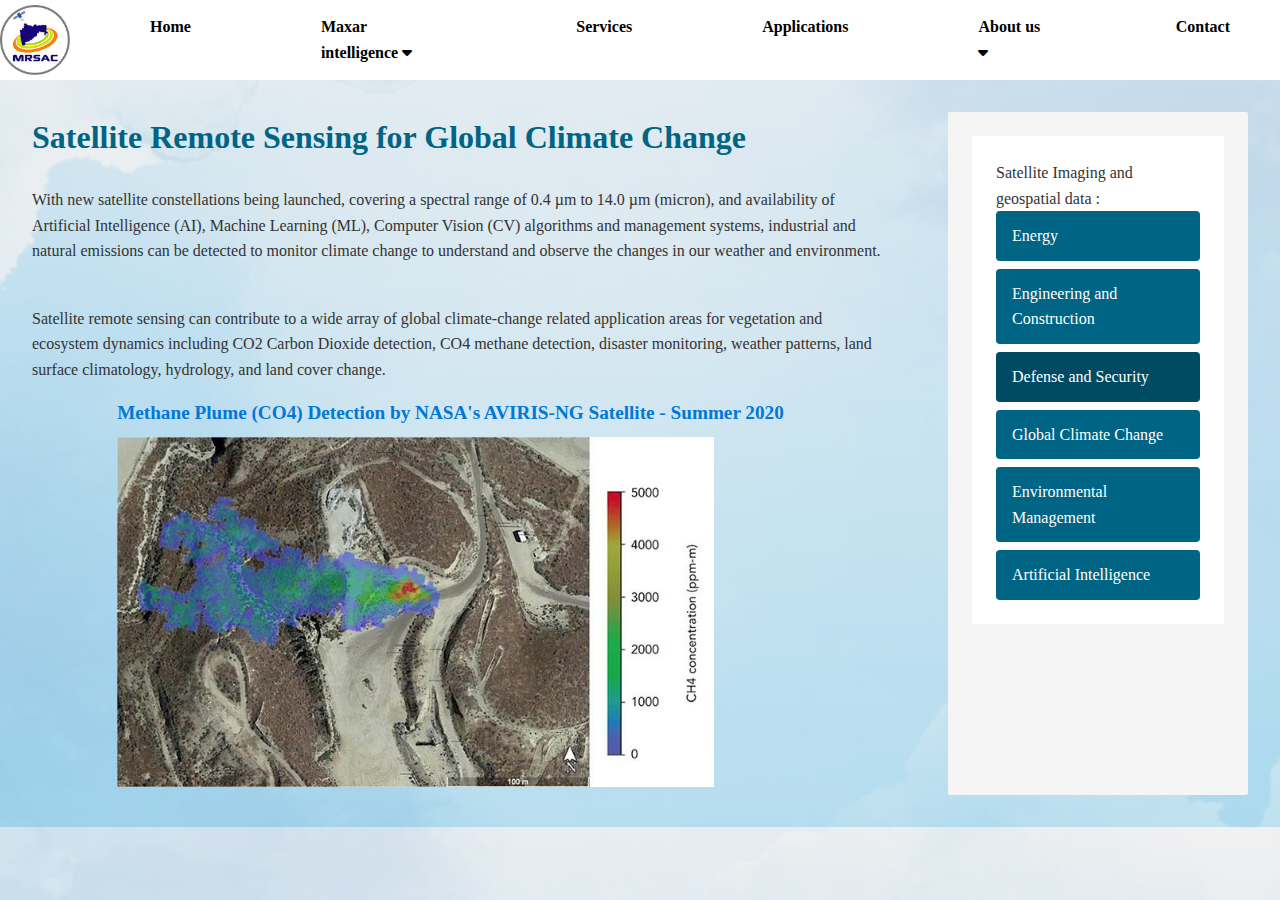
<file: global.html>
<!DOCTYPE html>
<html lang="en">
<head>
    <meta charset="UTF-8">
    <meta name="viewport" content="width=device-width, initial-scale=1.0">
    <meta http-equiv="X-UA-Compatible" content="ie=edge">
    <title>Service</title>
    <link rel="stylesheet" href="global.css">
    <link rel="stylesheet" href="https://cdnjs.cloudflare.com/ajax/libs/font-awesome/4.7.0/css/font-awesome.min.css">
  <link rel="stylesheet" href="https://cdnjs.cloudflare.com/ajax/libs/font-awesome/6.0.0/css/all.min.css">
</head>
<body>
<script>function toggleMenu() {
    const navLinks = document.querySelector('.nav-links');
    navLinks.classList.toggle('active');
}
</script>
    <!-- Header Section -->
    <header>
        <div class="logo">
            <img src="logo.jpg" alt="Maxar Logo"> <!-- Logo -->
        </div>
        <div class="menu-icon" onclick="toggleMenu()">&#9776;</div>
        <nav>
            <ul class="nav-links">
                <li><a href="index.html">Home</a></li>
                <li class="dropdown">
                    <a href="#" class="dropbtn">Maxar intelligence <i class="fa fa-caret-down"></i></a>
                    <div class="dropdown-content">
                        <a href="map.html">Fetch the Data</a>
                        <a href="map1.html">Weather comparion</a>
                        <a href="weather.html">Weather prediction</a>
                    </div>
                </li>
                <li><a href="service.html.html">Services</a></li>
                <li><a href="energy.html">Applications</a></li>
                <li class="dropdown">
                    <a href="#" class="dropbtn">About us <i class="fa fa-caret-down"></i></a>
                    <div class="dropdown-content">
                        <a href="aboutus.html">About Us</a>
                        <a href="director.html">Director</a>
                        <a href="facility.html">Facility</a>
                        <a href="organization.html">organization-structure</a>
                    </div>
                </li>
                <li><a href="contact.html">Contact</a></li>
            </ul>
        </nav>
         </header>


    <main class="container">
        <div class="content">
            <h1>Satellite Remote Sensing for Global Climate Change</h1>
            
            <p>With new satellite constellations being launched, covering a spectral range of 0.4 µm to 14.0 µm (micron), and availability of Artificial Intelligence (AI), Machine Learning (ML), Computer Vision (CV) algorithms and management systems, industrial and natural emissions can be detected to monitor climate change to understand and observe the changes in our weather and environment.</p> 
           <br>
           <p>Satellite remote sensing can contribute to a wide array of global climate-change related application areas for vegetation and ecosystem dynamics including CO2 Carbon Dioxide detection, CO4 methane detection, disaster monitoring, weather patterns, land surface climatology, hydrology, and land cover change.</p>
            <div class="image-card">
                <h3>Methane Plume (CO4) Detection by NASA's AVIRIS-NG Satellite - Summer 2020</h3>
                <img src="global.jpg" alt="Crime Mapping Satellite Image">
            </div>
          
        </div>
    </div>

        <aside class="sidebar">
            <div class="info-box">
                <p>Satellite Imaging and geospatial data :</p>
           
            <div class="applications-menu">
                <a href="energy.html" class="menu-item">Energy</a>
                <a href="engi.html" class="menu-item">Engineering and Construction</a>
                <a href="defens.html" class="menu-item active">Defense and Security</a>
                <a href="global.html" class="menu-item">Global Climate Change</a>
                <a href="Environmental Management.html" class="menu-item">Environmental Management</a>
                <a href="global.html" class="menu-item">Artificial Intelligence </a>
            </div>
        </aside>
    </main>

    <script src="sjavascript.js"></script>
</body>
</html>
</file>
<file: aboutus.css>
/* General Styles */
*{
    font-family: "Times New Roman", Times, serif;
}
body {
    margin: 0;
    padding: 0;
    background-color: #f4f4f4;
    color: #333;
}
/* Dropdown Menu */
.dropdown {
    position: relative;
}

.dropdown-content {
    display: none;
    position: absolute;
    background-color: white;
    min-width: 160px;
    box-shadow: 0px 8px 16px rgba(0,0,0,0.2);
    z-index: 1;
    border-radius: 20px;
}

.dropdown-content a {
    color: black;
    padding: 12px 16px;
    text-decoration: none;
    display: block;
}

.dropdown-content a:hover {
    background-color: #f1f1f1;
}

.dropdown:hover .dropdown-content {
    display: block;
}


/* Header and Navbar */
header {
    background-color: #ffffff;
    color: black;
    height: 80px;
    position: sticky;
    top: 0;
    z-index: 100;
    display: flex;
    justify-content: space-between;
    align-items: center;
    padding: 0 20px;
}

header .logo img {
    width: 70px;
    height: auto;
    padding-left: 30px;
}

header nav ul {
    list-style: none;
    display: flex;
    margin: 0;
}

header nav ul li {
    margin: 0 20px;
    font-weight: bold;
    padding-left: 30px;
    padding-right: 30px;
}

header nav ul li a {
    color: black;
    text-decoration: none;
    font-size: 16px;
}

header nav ul li a:hover {
    text-decoration: underline;
}

/* Hamburger Menu for Mobile */
.menu-icon {
    display: none;
    font-size: 28px;
    cursor: pointer;
    padding-left: 300px;
    padding-top: 0px;
}
/* General styling for the map container */
.map {
    background-color: #fff;
    border-radius: 5px;
    padding: 20px;
    box-shadow: 0 2px 5px rgba(0, 0, 0, 0.1);
}

/* Map iframe styling */
.map iframe {
    width: 100%; /* Full width for responsiveness */
    height: 300px; /* Default height */
    border: none; /* Remove border */
    border-radius: 5px; /* Rounded corners */
}
/* General Styles */
body {
    margin: 0;
    padding: 0;
    font-family: "Times New Roman", Times, serif;
}

/* Header Styles */
header {
    background-color: #ffffff;
    color: black;
    height: 80px;
    position: sticky;
    top: 0;
    z-index: 100;
    display: flex;
    justify-content: space-between;
    align-items: center;
    padding: 0 20px;
}

header .logo img {
    width: 60px;
    height: auto;
}

header ul {
    list-style: none;
    display: flex;
    margin: 0;
    padding: 0;
}

header ul li {
    margin: 0 15px;
}

header ul li a {
    text-decoration: none;
    color: black;
    font-weight: bold;
}

header ul li a:hover {
    text-decoration: underline;
}

/* Dropdown Menu */
.dropdown {
    position: relative;
    display: inline-block;
}

.dropdown-content {
    display: none;
    position: absolute;
    background-color: #ffffff;
    box-shadow: 0px 8px 16px rgba(0, 0, 0, 0.2);
    z-index: 1;
}

.dropdown:hover .dropdown-content {
    display: block;
}

.dropdown-content a {
    text-decoration: none;
    color: black;
    padding: 10px 20px;
    display: block;
}

.nav-links .dropdown-content a:hover {
    background-color: #f97316;
    color: white;
}

/* Main Content */
.container {
    display: flex;
    flex-wrap: wrap;
    justify-content: space-between;
    margin: 20px auto;
    max-width: 1200px;
    padding: 10px;
}

.image-container img {
    max-width: 100%;
    border: 5px solid black;
    border-radius: 10px;
    transition: transform 0.3s ease, box-shadow 0.3s ease;
}

.image-container img:hover {
    transform: scale(1.05);
    box-shadow: 0 4px 8px rgba(0, 0, 0, 0.5);
}

.text-container {
    max-width: 600px;
    margin: auto;
}

.text-container p {
    text-align: justify;
    margin-bottom: 20px;
}

/* Map Section */
.map iframe {
    width: 100%;
    height: 300px;
    border: none;
    border-radius: 10px;
}

/* Footer */
footer {
    background-color: black;
    color: white;
    text-align: center;
    padding: 10px;
}

/* Responsive Design */
@media (max-width: 768px) {
    header ul {
        flex-direction: column;
        display: none;
        position: absolute;
        top: 80px;
        left: 0;
        background-color: white;
        width: 100%;
        box-shadow: 0px 4px 6px rgba(0, 0, 0, 0.2);
    }

    header ul.active {
        display: flex;
    }

    header ul li {
        margin: 10px 0;
        text-align: center;
    }

    .menu-icon {
        display: block;
        cursor: pointer;
        font-size: 24px;
        margin-left: auto;
    }

    .container {
        flex-direction: column;
    }

    .image-container,
    .text-container {
        width: 100%;
    }

    .map iframe {
        height: 250px;
    }
}

/* Hamburger Menu */
.menu-icon {
    display: none;
}
/* Map Section */
.map {
    background-color: #fff;
    border-radius: 5px;
    padding: 20px;
    box-shadow: 0 2px 5px rgba(0, 0, 0, 0.1);
    overflow: hidden; /* Prevents content overflow */
    max-width: 100%; /* Ensures the container doesn't exceed the screen width */
    margin: auto; /* Centers the map */
}

.map iframe {
    width: 100%; /* Full width for responsiveness */
    height: 300px; /* Default height */
    border: none; /* Remove border */
    border-radius: 5px; /* Rounded corners */
}

/* Responsive Adjustments */
@media (max-width: 768px) {
    .map iframe {
        height: 250px; /* Adjust height for smaller screens */
    }
}

@media (max-width: 480px) {
    .map iframe {
        height: 200px; /* Further adjust height for very small screens */
    }
}

/* Adjust map for smaller screens */
@media (max-width: 768px) {
    .map iframe {
        height: 250px;
        width: 300px; /* Slightly smaller height for phones */
    }
}

@media (max-width: 768px) {
    header nav ul {
        display: none;
        flex-direction: column;
        background-color: white;
        position: absolute;
        top: 80px;
        left: 0;
        width: 100%;
        border-left: 1px solid black;
    }

    header nav.active ul {
        display: flex;
    }

    header nav ul li {
        text-align: center;
        margin: 20px 0;
    }

    .menu-icon {
        display: block;
        padding-top: 0px;
    }
}
header nav ul {
    transition: all 0.3s ease-in-out;
}

/* Main Content Section */
.content-container {
    display: flex;
    align-items: flex-start;
    justify-content: center;
    max-width: 1200px;
    margin: auto;
    flex-wrap: wrap;
}

.image-section {
    flex: 1;
    padding: 20px;
}

.image-section img {
    max-width: 100%;
    height: auto;
    border-radius: 10px;
    border: 5px solid #ccc;
    transition: transform 0.5s ease, box-shadow 0.5s ease;
}

.image-section img:hover {
    transform: scale(1.05);
    box-shadow: 0px 4px 10px rgba(0, 0, 0, 0.5);
}

.text-section {
    flex: 1;
    padding: 20px;
}

/* Mobile-specific styling */
@media (max-width: 768px) {
    .content-container {
        flex-direction: column; /* Stack the sections vertically */
    }

    .image-section {
        width: 100%; /* Full width for the image on mobile */
        padding: 0;
        margin-bottom: 20px; /* Add space between image and text */
    }

    .text-section {
        width: 100%; /* Full width for the text on mobile */
        padding: 0;
    }
}

/* Footer */
footer {
    background-color: #1a1a1a;
    color: white;
    padding: 20px;
    text-align: center;
}
/* General Mobile Styles */
@media (max-width: 768px) {
    /* Body and Container */
    body {
        font-size: 14px; /* Slightly smaller text for mobile */
        padding: 10px;
    }

    .container {
        padding: 10px; /* Reduce padding for smaller screens */
    }

    /* Header */
    header {
        flex-direction: column; /* Stack logo and navigation */
        align-items: flex-start; /* Align content to the left */
    }

    header .logo img {
        width: 50px; /* Smaller logo */
        padding-left: 0;
    }

    .menu-icon {
        display: block; /* Show hamburger menu on mobile */
    }

    nav ul {
        display: none; /* Hide navigation links initially */
        flex-direction: column; /* Stack menu items vertically */
        width: 100%; /* Full width menu */
        background-color: #fff;
        position: absolute;
        top: 80px;
        left: 0;
        box-shadow: 0 2px 5px rgba(0, 0, 0, 0.2);
    }

    nav.active ul {
        display: flex; /* Show menu when active */
    }

    nav ul li {
        text-align: left;
        padding: 10px 20px;
    }

    nav ul li a {
        font-size: 16px; /* Adjust link font size */
    }

    /* Content Sections */
    .content-container {
        flex-direction: column; /* Stack image and text sections */
    }

    .image-section,
    .text-section {
        width: 100%; /* Full width sections */
        padding: 0;
    }

    .image-section img {
        width: 100%; /* Responsive image */
        height: auto;
        border: none; /* Remove extra border */
    }

    .text-section {
        margin-top: 20px; /* Add spacing between image and text */
    }

    /* Contact Info */
    .contact-info {
        flex-direction: column; /* Stack contact cards vertically */
    }

    .contact-card {
        width: 100%; /* Full width cards */
        margin-bottom: 20px; /* Space between cards */
    }

    /* Map Section */
    .map iframe {
        height: 250px;
        width: 300px; /* Adjust height for smaller screens */
    }

    /* Footer */
    footer {
        font-size: 12px; /* Smaller font size for footer */
        text-align: center;
    }
}
</file>
<file: AI.css>
*{
    font-family: "Times New Roman", Times, serif;
}
:root {
    --primary-color: #006484;
    --secondary-color: #004B63;
    --text-color: #333;
    --light-gray: #f5f5f5;
}

* {
    margin: 0;
    padding: 0;
    box-sizing: border-box;
}

body {
    font-family: Arial, sans-serif;
    line-height: 1.6;
    color: var(--text-color);
background: rgb(243, 245, 247);
    background: linear-gradient(rgba(243, 239, 239, 0.8), rgba(182, 220, 236, 0.8)), 
    url('img33.webp') no-repeat center center fixed;
    background-size: cover;
    animation: zoomBackground 4s ease-in infinite;


}
/* Dropdown Menu */
.dropdown {
    position: relative;
}

.dropdown-content {
    display: none;
    position: absolute;
    background-color: white;
    min-width: 160px;
    box-shadow: 0px 8px 16px rgba(0,0,0,0.2);
    z-index: 1;
    border-radius: 20px;
}

.dropdown-content a {
    color: black;
    padding: 12px 16px;
    text-decoration: none;
    display: block;
}

.nav-links .dropdown-content a:hover {
    background-color: #f97316;
    color: white;
}

.dropdown:hover .dropdown-content {
    display: block;
}

/* Header Section */
header {
    background-color: #ffffff;  /* White background */
    color: black;  /* Black font color */
    height: 80px;  /* Fixed height for navigation bar */
    position: sticky;
    top: 0;
    z-index: 100;
    display: flex;
    justify-content: space-between;
    align-items: center;
    width: 100%;
}

.remote-sensing {
    max-width: 900px;
    margin: 2rem auto;
    padding: 1rem;
    background: #fff;
    border-radius: 8px;
    box-shadow: 0 4px 6px rgba(0, 0, 0, 0.1);
}

.image-grid {
    display: grid;
    grid-template-columns: repeat(auto-fit, minmax(200px, 1fr));
    gap: 1.5rem;
    margin-bottom: 2rem;
    text-align: center;
    
}

.image-card h3 {
    margin-bottom: 0.5rem;
    margin-left: 10%;
    font-size: 1.2rem;
    color: #0078d7;
    margin-left: 10%;
}

.image-card img {
    width: 50%;
    height: 50%;
    margin-left: 10%;
    
 
   
}
header nav {
    flex: 1;
    display: flex;
    justify-content: flex-end;  /* Align links to the right */
    align-items: center;
}

header .logo {
    display: flex;
    align-items: center;
  
  }
  
  header .logo img {
    width: 70px;  /* Adjusted logo size */
    height: auto;
  }
header nav ul {
    list-style: none;
    display: flex;
}

header nav ul li {
    margin: 0 50px;
    padding-left: 30px;
   font-weight: bold;
}

header nav ul li a {
    color: black;
    text-decoration: none;
    font-size: 16px;
}

header nav ul li a:hover {
    text-decoration: underline;
}



.mobile-menu-btn {
    display: none;
    background: none;
    border: none;
    cursor: pointer;
}

.mobile-menu-btn span {
    display: block;
    width: 25px;
    height: 3px;
    background-color: white;
    margin: 5px 0;
}

/* Breadcrumb Styles */
.breadcrumb {
    padding: 1rem 2rem;
    background-color: var(--light-gray);
}

.breadcrumb-item {
    color: var(--primary-color);
    text-decoration: none;
}

.breadcrumb-item:not(:last-child)::after {
    content: " > ";
    color: var(--text-color);
}

/* Main Content Styles */
.container {
    display: grid;
    grid-template-columns: 1fr 300px;
    gap: 2rem;
    padding: 2rem;
    max-width: 1400px;
    margin: 0 auto;
}

.content {
    padding-right: 2rem;
}

h1 {
    color: var(--primary-color);
    margin-bottom: 1.5rem;
}

.content p {
    margin-bottom: 1rem;
}

.content a {
    color: var(--primary-color);
    text-decoration: none;
}


/* Sidebar Styles */
.sidebar {
    background: var(--light-gray);
    padding: 1rem;
    border-radius: 2px;
}

.info-box {
    background: white;
    padding: 1.5rem;
    margin-bottom: 2rem;
    border-radius: 2px;
}

.partner-logos {
    display: grid;
    grid-template-columns: repeat(auto-fit, minmax(100px, 1fr));
    gap: 1rem;
    margin-top: 1rem;
}

.partner-logos img {
    width: 100%;
    height: auto;
}

.applications-menu {
    display: flex;
    flex-direction: column;
    gap: 0.5rem;
}

.menu-item {
    padding: 0.75rem 1rem;
    color: white;
    background-color: var(--primary-color);
    text-decoration: none;
    border-radius: 4px;
    transition: background-color 0.3s;
}

.menu-item:hover,
.menu-item.active {
    background-color: var(--secondary-color);
}
/* Menu Icon Styles */
.menu-icon {
    display: none;
    font-size: 28px;
    color: var(--primary-color);
    cursor: pointer;
    position: absolute;
    top: 25px;
    right: 20px;
    z-index: 101; /* Ensure the icon is above other elements */
}

/* Responsive Navigation */
@media (max-width: 768px) {
    .menu-icon {
        display: block;
    }

    .nav-links {
        display: none;
        flex-direction: column;
        position: absolute;
        top: 80px;
        left: 0;
        right: 0;
        background-color: var(--primary-color);
        z-index: 100;
        padding: 1rem;
    }

    .nav-links.active {
        display: flex;
    }

    .nav-links li {
        margin: 10px 0;
        text-align: center;
    }

    .nav-links li a {
        color: rgb(15, 15, 15);
    }

    .dropdown-content {
        position: static;
        background-color: var(--secondary-color);
    }
}

/* Responsive Design */
@media (max-width: 968px) {
    .container {
        grid-template-columns: 1fr;
    }

    .content {
        padding-right: 0;
    }
}

@media (max-width: 768px) {
    .mobile-menu-btn {
        display: block;
    }

    .nav-links {
        display: none;
        flex-direction: column;
        position: absolute;
        top: 100%;
        left: 0;
        right: 0;
        background-color: var(--light-gray);
        padding: 1rem;
    }

    .nav-links.active {
        display: flex;
    }

    .image-grid {
        grid-template-columns: 1fr;
    }
}
</file>
<file: analyze.css>
/* Header Styles */
*{
  font-family: "Times New Roman", Times, serif;
}
header {
    background-color: #ffffff;
    color: black;
    height: 80px;
    display: flex;
    justify-content: space-between;
    align-items: center;
    padding: 0 20px;
    position: sticky;
    top: 0;
    z-index: 1000;
  }
  
  header .logo img {
    width: 70px;
  }
  
  header nav ul {
    list-style: none;
    display: flex;
    margin: 0;
    padding: 0;
  }
  
  header nav ul li {
    margin: 0 15px;
    padding-right: 30px;
    padding-left: 30px;
  }
  
  header nav ul li a {
    text-decoration: none;
    color: black;
    font-weight: bold;
  }
  
  header nav ul li a:hover {
    text-decoration: underline;
  }
  
  /* Hamburger Menu */
  .menu-icon {
    display: none;
    font-size: 28px;
    cursor: pointer;
  }
  
  /* Dropdown Styling */
.nav-links {
    list-style: none;
    display: flex;
    margin: 0;
    padding: 0;
}

.nav-links li {
    position: relative;
    margin: 0 15px;
}

.nav-links a {
    text-decoration: none;
    color: black;
    font-weight: bold;
    padding: 10px 15px;
    display: block;
}

.nav-links a:hover {
    text-decoration: underline;
    background-color: #f2f2f2;
    border-radius: 4px;
}

.nav-links .dropdown-content {
    display: none;
    position: absolute;
    background-color: #fff;
    min-width: 200px;
    box-shadow: 0px 8px 16px rgba(0, 0, 0, 0.2);
    z-index: 1;
}

.nav-links .dropdown-content a {
    padding: 10px 15px;
    color: black;
    text-decoration: none;
    display: block;
}

.nav-links .dropdown-content a:hover {
    background-color: #f97316;
    color: white;
}

.nav-links .dropdown:hover .dropdown-content {
    display: block;
}

/* Mobile View */
@media (max-width: 768px) {
    .nav-links {
        display: none;
        flex-direction: column;
        background-color: #fff;
        position: absolute;
        top: 80px;
        left: 0;
        width: 100%;
        border-top: 1px solid #ccc;
    }

    .nav-links.active {
        display: flex;
    }

    .nav-links .dropdown-content {
        position: static;
        box-shadow: none;
        background-color: #fff;
    }
}

  @media (max-width: 768px) {
    /* Hide navigation links by default */
    header nav ul {
      display: none;
      flex-direction: column;
      position: absolute;
      top: 80px;
      left: 0;
      width: 100%;
      background-color: white;
      padding: 10px 0;
      border-top: 1px solid #ccc;
    }
  
    /* Show menu when active class is toggled */
    header nav ul.active {
      display: flex;
    }
  
    header nav ul li {
      text-align: center;
      margin: 10px 0;
    }
  
    .menu-icon {
      display: block;
    }
  }
  

  .button {
    background-color: #f97316;
    color: white;
    padding: 0.5rem 1rem;
    border: none;
    cursor: pointer;
  }
  
  .button.ghost {
    background: none;
    color: #333;
  }
  
  /* Hero Section */
  .hero-section {
    position: relative;
  }
  
  .hero-image {
    width: 100%;
    height: 300px;
    object-fit: cover;
  }
  
  .hero-overlay {
    position: absolute;
    top: 0;
    bottom: 0;
    left: 0;
    right: 0;
    background: rgba(0, 0, 0, 0.5);
    display: flex;
    align-items: center;
    justify-content: center;
  }
  
  .hero-title {
    color: white;
    font-size: 2.5rem;
    text-align: center;
  }
  
  .hero-subtitle {
    color: white;
  }
  
  /* Light Section */
  .section {
    padding: 4rem 0;
  }
  
  .light-section {
    background: #fff;
  }
  
  .dark-section {
    background: #333;
    color: #fff;
  }
  
  /* Icon Cards */
  .icon-section {
    display: flex;
    justify-content: space-around;
    gap: 1rem;
  }
  
  .icon-card {
    text-align: center;
  }
  
  .icon {
    width: 50px;
    height: 50px;
    margin-bottom: 1rem;
  }
  
  /* CTA Section */
  .cta-section {
    background-color: #f97316;
    color: white;
    padding: 4rem 1rem;
    text-align: center;
  }
  
  /* Footer Section */
footer {
  background-color: #000;
  color: white;
  text-align: center;
  padding: 20px 0;
}

footer p {
  margin: 0;
  font-size: 14px;
}

footer a {
  color: #ff6600;
  text-decoration: none;
}

footer a:hover {
  text-decoration: underline;
}
</file>
<file: defens.css>
:root {
    --primary-color: #006484;
    --secondary-color: #004B63;
    --text-color: #333;
    --light-gray: #f5f5f5;
}

* {
    margin: 0;
    padding: 0;
    box-sizing: border-box;
    font-family: "Times New Roman", Times, serif;
}

body {
    font-family: Arial, sans-serif;
    line-height: 1.6;
    color: var(--text-color);
    background: rgb(243, 245, 247);
    background: linear-gradient(rgba(243, 239, 239, 0.8), rgba(182, 220, 236, 0.8)), 
    url('img33.webp') no-repeat center center fixed;
    background-size: cover;
    animation: zoomBackground 4s ease-in infinite;
}
/* Dropdown Menu */
.dropdown {
    position: relative;
}

.dropdown-content {
    display: none;
    position: absolute;
    background-color: white;
    min-width: 160px;
    box-shadow: 0px 8px 16px rgba(0,0,0,0.2);
    z-index: 1;
    border-radius: 20px;
}

.dropdown-content a {
    color: black;
    padding: 12px 16px;
    text-decoration: none;
    display: block;
}

.nav-links .dropdown-content a:hover {
    background-color: #f97316;
    color: white;
}

.dropdown:hover .dropdown-content {
    display: block;
}
/* Header Section */
header {
    background-color: #ffffff;  /* White background */
    color: black;  /* Black font color */
    height: 80px;  /* Fixed height for navigation bar */
    position: sticky;
    top: 0;
    z-index: 100;
    display: flex;
    justify-content: space-between;
    align-items: center;
    width: 100%;
}

header nav {
    flex: 1;
    display: flex;
    justify-content: flex-end;  /* Align links to the right */
    align-items: center;
}

header .logo {
    display: flex;
    align-items: center;
  
  }
  
  header .logo img {
    width: 70px;  /* Adjusted logo size */
    height: auto;
  }
header nav ul {
    list-style: none;
    display: flex;
}

header nav ul li {
    margin: 0 50px;
    padding-left: 30px;
   font-weight: bold;
}

header nav ul li a {
    color: black;
    text-decoration: none;
    font-size: 16px;
}

header nav ul li a:hover {
    text-decoration: underline;
}


.mobile-menu-btn {
    display: none;
    background: none;
    border: none;
    cursor: pointer;
}

.mobile-menu-btn span {
    display: block;
    width: 25px;
    height: 3px;
    background-color: white;
    margin: 5px 0;
}

/* Breadcrumb Styles */
.breadcrumb {
    padding: 1rem 2rem;
    background-color: var(--light-gray);
}

.breadcrumb-item {
    color: var(--primary-color);
    text-decoration: none;
}

.breadcrumb-item:not(:last-child)::after {
    content: " > ";
    color: var(--text-color);
}

/* Main Content Styles */
.container {
    display: grid;
    grid-template-columns: 1fr 300px;
    gap: 2rem;
    padding: 2rem;
    max-width: 1400px;
    margin: 0 auto;
}

.content {
    padding-right: 2rem;
}

h1 {
    color: var(--primary-color);
    margin-bottom: 1.5rem;
}

.content p {
    margin-bottom: 1rem;
}

.content a {
    color: var(--primary-color);
    text-decoration: none;
}

.image-grid {
    display: grid;
    grid-template-columns: repeat(auto-fit, minmax(300px, 1fr));
    gap: 2rem;
    margin-top: 2rem;
    margin-left: 15rem;
}

.image-card {
   
    padding: 1rem;
    border-radius: 2px;
}

.image-card h3 {
    margin-bottom: 1rem;
    color: var(--primary-color);
}

.image-card img {
    width: 120%;
    height: auto;
    border-radius: 2px;
}

/* Sidebar Styles */
.sidebar {
    background: var(--light-gray);
    padding: 1.5rem;
    border-radius: 2px;
}

.info-box {
    background: white;
    padding: 1.5rem;
    margin-bottom: 2rem;
    border-radius: 2px;
}

.partner-logos {
    display: grid;
    grid-template-columns: repeat(auto-fit, minmax(100px, 1fr));
    gap: 1rem;
    margin-top: 1rem;
}

.partner-logos img {
    width: 100%;
    height: auto;
}

.applications-menu {
    display: flex;
    flex-direction: column;
    gap: 0.5rem;
}

.menu-item {
    padding: 0.75rem 1rem;
    color: white;
    background-color: var(--primary-color);
    text-decoration: none;
    border-radius: 4px;
    transition: background-color 0.3s;
}

.menu-item:hover,
.menu-item.active {
    background-color: var(--secondary-color);
}

@media (max-width: 768px) {
    .nav-links {
        display: none; /* Initially hidden */
        flex-direction: column; /* Stacked layout for mobile */
        position: absolute;
        top: 80px; /* Below the header */
        left: 0;
        right: 0;
        background-color: var(--light-gray);
        padding: 1rem;
    }

    .nav-links.active {
        display: flex; /* Show menu when active */
    }
}
@media (max-width: 768px) {
    .menu-icon {
        display: block; /* Make it visible */
    }
    header nav ul {
        display: none; /* Hide desktop menu */
    }
}

@media (max-width: 968px) {
    .container {
        grid-template-columns: 1fr;
    }

    .content {
        padding-right: 0;
    }
}

@media (max-width: 768px) {
    .mobile-menu-btn {
        display: block;
    }

    .nav-links {
        display: none;
        flex-direction: column;
        position: absolute;
        top: 100%;
        left: 0;
        right: 0;
        background-color: var(--light-gray);
        padding: 1rem;
    }

    .nav-links.active {
        display: flex;
    }

    .image-grid {
        grid-template-columns: 1fr;
    }
}
</file>
<file: energy.css>
:root {
    --primary-color: #006484;
    --secondary-color: #004B63;
    --text-color: #333;
    --light-gray: #f5f5f5;
}

* {
    margin: 0;
    padding: 0;
    box-sizing: border-box;
   font-family: "Times New Roman", Times, serif;
}

body {
    font-family: Arial, sans-serif;
    line-height: 1.6;
    color: var(--text-color);
    background: rgb(243, 245, 247);
    background: linear-gradient(rgba(243, 239, 239, 0.8), rgba(182, 220, 236, 0.8)), 
    url('img33.webp') no-repeat center center fixed;
    background-size: cover;
    animation: zoomBackground 4s ease-in infinite;
}
/* Dropdown Menu */
.dropdown {
    position: relative;
}

.dropdown-content {
    display: none;
    position: absolute;
    background-color: white;
    min-width: 160px;
    box-shadow: 0px 8px 16px rgba(0,0,0,0.2);
    z-index: 1;
    border-radius: 20px;
}

.dropdown-content a {
    color: black;
    padding: 12px 16px;
    text-decoration: none;
    display: block;
}

.nav-links .dropdown-content a:hover {
    background-color: #f97316;
    color: white;
}

.dropdown:hover .dropdown-content {
    display: block;
}
.menu-icon {
    display: none;
    font-size: 28px;
    cursor: pointer;
    background-color: #f5f5f5;
    color: black;
}
/* Header Section */
header {
    background-color: #ffffff;  /* White background */
    color: black;  /* Black font color */
    height: 80px;  /* Fixed height for navigation bar */
    position: sticky;
    top: 0;
    z-index: 100;
    display: flex;
    justify-content: space-between;
    align-items: center;
    width: 100%;
}

header nav {
    flex: 1;
    display: flex;
    justify-content: flex-end;  /* Align links to the right */
    align-items: center;
}

header .logo {
    display: flex;
    align-items: center;
  
  }
  
  header .logo img {
    width: 70px;  /* Adjusted logo size */
    height: auto;
  }
header nav ul {
    list-style: none;
    display: flex;
}

header nav ul li {
    margin: 0 50px;
    padding-left: 30px;
   font-weight: bold;
}

header nav ul li a {
    color: black;
    text-decoration: none;
    font-size: 16px;
}

header nav ul li a:hover {
    text-decoration: underline;
}


.mobile-menu-btn {
    display: none;
    background: none;
    border: none;
    cursor: pointer;
}

.mobile-menu-btn span {
    display: block;
    width: 25px;
    height: 3px;
    background-color: white;
    margin: 5px 0;
}

/* Breadcrumb Styles */
.breadcrumb {
    padding: 1rem 2rem;
    background-color: var(--light-gray);
}

.breadcrumb-item {
    color: var(--primary-color);
    text-decoration: none;
}

.breadcrumb-item:not(:last-child)::after {
    content: " > ";
    color: var(--text-color);
}

/* Main Content Styles */
.container {
    display: grid;
    grid-template-columns: 1fr 300px;
    gap: 2rem;
    padding: 2rem;
    max-width: 1400px;
    margin: 0 auto;
}

.content {
    padding-right: 2rem;
}

h1 {
    color: var(--primary-color);
    margin-bottom: 1.5rem;
}

.content p {
    margin-bottom: 1rem;
}

.content a {
    color: var(--primary-color);
    text-decoration: none;
}

.image-grid {
    display: grid;
    grid-template-columns: repeat(auto-fit, minmax(300px, 1fr));
    gap: 2rem;
    margin-top: 2rem;
}

.image-card {
    
    padding: 1rem;
    border-radius: 2px;
}

.image-card h3 {
    margin-bottom: 1rem;
    color: var(--primary-color);
}

.image-card img {
    width: 70%;
    height: 70%;
    border-radius: 2px;
}

/* Sidebar Styles */
.sidebar {
    background: var(--light-gray);
    padding: 1.5rem;
    border-radius: 2px;
}

.info-box {
    background: white;
    padding: 1.5rem;
    margin-bottom: 2rem;
    border-radius: 2px;
}

.partner-logos {
    display: grid;
    grid-template-columns: repeat(auto-fit, minmax(100px, 1fr));
    gap: 1rem;
    margin-top: 1rem;
}

.partner-logos img {
    width: 100%;
    height: auto;
}

.applications-menu {
    display: flex;
    flex-direction: column;
    gap: 0.5rem;
}

.menu-item {
    padding: 0.75rem 1rem;
    color: white;
    background-color: var(--primary-color);
    text-decoration: none;
    border-radius: 4px;
    transition: background-color 0.3s;
}

.menu-item:hover,
.menu-item.active {
    background-color: var(--secondary-color);
}

/* Responsive Design */
@media (max-width: 968px) {
    .container {
        grid-template-columns: 1fr;
    }

    .content {
        padding-right: 0;
    }
}

@media (max-width: 768px) {
    .mobile-menu-btn {
        display: block;
    }

    .nav-links {
        display: none;
        flex-direction: column;
        position: absolute;
        top: 100%;
        left: 0;
        right: 0;
        background-color: var(--primary-color);
        padding: 1rem;
    }

    .nav-links.active {
        display: flex;
    }

    .image-grid {
        grid-template-columns: 1fr;
    }
}@media (max-width: 768px) {
    .menu-icon {
        display: block; /* Make it visible */
    }
    header nav ul {
        display: none; /* Hide desktop menu */
    }
}
@media (max-width: 768px) {
    .nav-links {
        display: none; /* Initially hidden */
        flex-direction: column; /* Stacked layout for mobile */
        position: absolute;
        top: 80px; /* Below the header */
        left: 0;
        right: 0;
        background-color:white;
        padding: 1rem;
    }

    .nav-links.active {
        display: flex; /* Show menu when active */
    }
}

/* Footer */
footer {
    background-color: #333;
    color: #fff;
    padding: 20px;
    text-align: center;
}

footer ul {
    list-style: none;
    padding: 10px 0;
    display: flex;
    justify-content: center;
}

footer ul li {
    margin: 0 15px;
}

footer ul li a {
    color: #fff;
    text-decoration: none;
}

footer p {
    font-size: 0.9em;
}
</file>
<file: engi.css>
:root {
    --primary-color: #006484;
    --secondary-color: #004B63;
    --text-color: #333;
    --light-gray: #f5f5f5;
}

* {
    margin: 0;
    padding: 0;
    box-sizing: border-box;
    font-family: "Times New Roman", Times, serif;
}

body {
    font-family: Arial, sans-serif;
    line-height: 1.6;
    color: var(--text-color);
    background: rgb(243, 245, 247);
    background: linear-gradient(rgba(243, 239, 239, 0.8), rgba(182, 220, 236, 0.8)), 
    url('img33.webp') no-repeat center center fixed;
    background-size: cover;
    animation: zoomBackground 4s ease-in infinite;
}
/* Dropdown Menu */
.dropdown {
    position: relative;
}

.dropdown-content {
    display: none;
    position: absolute;
    background-color: white;
    min-width: 160px;
    box-shadow: 0px 8px 16px rgba(0,0,0,0.2);
    z-index: 1;
    border-radius: 20px;
}

.dropdown-content a {
    color: black;
    padding: 12px 16px;
    text-decoration: none;
    display: block;
}

.nav-links .dropdown-content a:hover {
    background-color: #f97316;
    color: white;
}

.dropdown:hover .dropdown-content {
    display: block;
}
/* Header Section */
header {
    background-color: #ffffff;  /* White background */
    color: black;  /* Black font color */
    height: 80px;  /* Fixed height for navigation bar */
    position: sticky;
    top: 0;
    z-index: 100;
    display: flex;
    justify-content: space-between;
    align-items: center;
    width: 100%;
}

header nav {
    flex: 1;
    display: flex;
    justify-content: flex-end;  /* Align links to the right */
    align-items: center;
}

header .logo {
    display: flex;
    align-items: center;
  
  }
  
  header .logo img {
    width: 70px;  /* Adjusted logo size */
    height: auto;
  }
header nav ul {
    list-style: none;
    display: flex;
}

header nav ul li {
    margin: 0 50px;
    padding-left: 30px;
   font-weight: bold;
}

header nav ul li a {
    color: black;
    text-decoration: none;
    font-size: 16px;
}

header nav ul li a:hover {
    text-decoration: underline;
}


.mobile-menu-btn {
    display: none;
    background: none;
    border: none;
    cursor: pointer;
}

.mobile-menu-btn span {
    display: block;
    width: 25px;
    height: 3px;
    background-color: white;
    margin: 5px 0;
}

/* Breadcrumb Styles */
.breadcrumb {
    padding: 1rem 2rem;
    background-color: var(--light-gray);
}

.breadcrumb-item {
    color: var(--primary-color);
    text-decoration: none;
}

.breadcrumb-item:not(:last-child)::after {
    content: " > ";
    color: var(--text-color);
}

/* Main Content Styles */
.container {
    display: grid;
    grid-template-columns: 1fr 300px;
    gap: 2rem;
    padding: 2rem;
    max-width: 1400px;
    margin: 0 auto;
}

.content {
    padding-right: 2rem;
}

h1 {
    color: var(--primary-color);
    margin-bottom: 1.5rem;
}

.content p {
    margin-bottom: 1rem;
}

.content a {
    color: var(--primary-color);
    text-decoration: none;
}

.image-grid {
    display: grid;
    grid-template-columns: repeat(auto-fit, minmax(300px, 1fr));
    gap: 2rem;
    margin-top: 2rem;
}

.image-card {
    
    padding: 1rem;
    border-radius: 2px;
}

.image-card h3 {
    margin-bottom: 1rem;
    color: var(--primary-color);
}

.image-card img {
    width: 90%;
    height: 90;
    border-radius: 2px;
}

/* Sidebar Styles */
.sidebar {
    background: var(--light-gray);
    padding: 1.5rem;
    border-radius: 2px;
}

.info-box {
    background: white;
    padding: 1.5rem;
    margin-bottom: 2rem;
    border-radius: 2px;
}

.partner-logos {
    display: grid;
    grid-template-columns: repeat(auto-fit, minmax(100px, 1fr));
    gap: 1rem;
    margin-top: 1rem;
}

.partner-logos img {
    width: 100%;
    height: auto;
}

.applications-menu {
    display: flex;
    flex-direction: column;
    gap: 0.5rem;
}

.menu-item {
    padding: 0.75rem 1rem;
    color: white;
    background-color: var(--primary-color);
    text-decoration: none;
    border-radius: 4px;
    transition: background-color 0.3s;
}

.menu-item:hover,
.menu-item.active {
    background-color: var(--secondary-color);
}
/* Menu Icon Styles */
.menu-icon {
    display: none;
    font-size: 28px;
    color: var(--primary-color);
    cursor: pointer;
    position: absolute;
    top: 25px;
    right: 20px;
    z-index: 101; /* Ensure the icon is above other elements */
}

/* Responsive Navigation */
@media (max-width: 768px) {
    .menu-icon {
        display: block;
    }

    .nav-links {
        display: none;
        flex-direction: column;
        position: absolute;
        top: 80px;
        left: 0;
        right: 0;
        background-color: var(--primary-color);
        z-index: 100;
        padding: 1rem;
    }

    .nav-links.active {
        display: flex;
    }

    .nav-links li {
        margin: 10px 0;
        text-align: center;
    }

    .nav-links li a {
        color: rgb(17, 17, 17);
    }

    .dropdown-content {
        position: static;
        background-color: var(--secondary-color);
    }
}

/* Responsive Design */
@media (max-width: 968px) {
    .container {
        grid-template-columns: 1fr;
    }

    .content {
        padding-right: 0;
    }
}

@media (max-width: 768px) {
    .mobile-menu-btn {
        display: block;
    }

    .nav-links {
        display: none;
        flex-direction: column;
        position: absolute;
        top: 100%;
        left: 0;
        right: 0;
        background-color: var(--light-gray);
        padding: 1rem;
    }

    .nav-links.active {
        display: flex;
    }

    .image-grid {
        grid-template-columns: 1fr;
    }
}
</file>
<file: Environmental Management.css>
:root {
    --primary-color: #006484;
    --secondary-color: #004B63;
    --text-color: #333;
    --light-gray: #f5f5f5;
}

* {
    margin: 0;
    padding: 0;
    box-sizing: border-box;
    font-family: "Times New Roman", Times, serif;
}

body {
    font-family: Arial, sans-serif;
    line-height: 1.6;
    color: var(--text-color);
    background: rgb(243, 245, 247);
    background: linear-gradient(rgba(243, 239, 239, 0.8), rgba(182, 220, 236, 0.8)), 
    url('img33.webp') no-repeat center center fixed;
    background-size: cover;
    animation: zoomBackground 4s ease-in infinite;
}
/* Dropdown Menu */
.dropdown {
    position: relative;
}

.dropdown-content {
    display: none;
    position: absolute;
    background-color: white;
    min-width: 160px;
    box-shadow: 0px 8px 16px rgba(0,0,0,0.2);
    z-index: 1;
    border-radius: 20px;
}

.dropdown-content a {
    color: black;
    padding: 12px 16px;
    text-decoration: none;
    display: block;
}

.nav-links .dropdown-content a:hover {
    background-color: #f97316;
    color: white;
}

.dropdown:hover .dropdown-content {
    display: block;
}
/* Header Section */
header {
    background-color: #ffffff;  /* White background */
    color: black;  /* Black font color */
    height: 80px;  /* Fixed height for navigation bar */
    position: sticky;
    top: 0;
    z-index: 100;
    display: flex;
    justify-content: space-between;
    align-items: center;
    width: 100%;
}

header nav {
    flex: 1;
    display: flex;
    justify-content: flex-end;  /* Align links to the right */
    align-items: center;
}

header .logo {
    display: flex;
    align-items: center;
  
  }
  
  header .logo img {
    width: 70px;  /* Adjusted logo size */
    height: auto;
  }
header nav ul {
    list-style: none;
    display: flex;
}

header nav ul li {
    margin: 0 50px;
    padding-left: 30px;
   font-weight: bold;
}

header nav ul li a {
    color: black;
    text-decoration: none;
    font-size: 16px;
}

header nav ul li a:hover {
    text-decoration: underline;
}


.mobile-menu-btn {
    display: none;
    background: none;
    border: none;
    cursor: pointer;
}

.mobile-menu-btn span {
    display: block;
    width: 25px;
    height: 3px;
    background-color: white;
    margin: 5px 0;
}

/* Breadcrumb Styles */
.breadcrumb {
    padding: 1rem 2rem;
    background-color: var(--light-gray);
}

.breadcrumb-item {
    color: var(--primary-color);
    text-decoration: none;
}

.breadcrumb-item:not(:last-child)::after {
    content: " > ";
    color: var(--text-color);
}

/* Main Content Styles */
.container {
    display: grid;
    grid-template-columns: 1fr 300px;
    gap: 2rem;
    padding: 2rem;
    max-width: 1400px;
    margin: 0 auto;
}

.content {
    padding-right: 2rem;
}

h1 {
    color: var(--primary-color);
    margin-bottom: 1.5rem;
}

.content p {
    margin-bottom: 1rem;
}

.content a {
    color: var(--primary-color);
    text-decoration: none;
}

.image-grid {
    display: grid;
    grid-template-columns: repeat(auto-fit, minmax(300px, 1fr));
    gap: 2rem;
    margin-top: 2rem;
 
}

.image-card {
    
    padding: 1rem;
    border-radius: 2px;
  
}

.image-card h3 {
    margin-bottom: 1rem;
    color: var(--primary-color);
   
}

.image-card img {
    width: 70%;
    height: 70%;
    border-radius: 2px;
    margin-left: 10;
}

/* Sidebar Styles */
.sidebar {
    background: var(--light-gray);
    padding: 1.5rem;
    border-radius: 2px;
}

.info-box {
    background: white;
    padding: 1.5rem;
    margin-bottom: 2rem;
    border-radius: 2px;
}

.partner-logos {
    display: grid;
    grid-template-columns: repeat(auto-fit, minmax(100px, 1fr));
    gap: 1rem;
    margin-top: 1rem;
}

.partner-logos img {
    width: 100%;
    height: auto;
}

.applications-menu {
    display: flex;
    flex-direction: column;
    gap: 0.5rem;
}

.menu-item {
    padding: 0.75rem 1rem;
    color: white;
    background-color: var(--primary-color);
    text-decoration: none;
    border-radius: 4px;
    transition: background-color 0.3s;
}

.menu-item:hover,
.menu-item.active {
    background-color: var(--secondary-color);
}
/* Styles for the menu icon */
.menu-icon {
    display: none;
    font-size: 28px;
    color: var(--primary-color);
    cursor: pointer;
    position: absolute;
    top: 20px;
    right: 20px;
    z-index: 101; /* Ensure it appears above other elements */
}

/* Responsive styles */
@media (max-width: 768px) {
    .menu-icon {
        display: block;
    }

    .nav-links {
        display: none;
        flex-direction: column;
        position: absolute;
        top: 80px;
        right: 0;
        background-color: var(--text-color);
        width: 100%;
        text-align: center;
    }

    .nav-links.active {
        display: flex;
    }

    .nav-links li {
        margin: 0;
        padding: 10px 0;
    }

    .nav-links li a {
        color: rgb(20, 20, 20);
    }
}

/* Responsive Design */
@media (max-width: 968px) {
    .container {
        grid-template-columns: 1fr;
    }

    .content {
        padding-right: 0;
    }
}

@media (max-width: 768px) {
    .mobile-menu-btn {
        display: block;
    }

    .nav-links {
        display: none;
        flex-direction: column;
        position: absolute;
        top: 100%;
        left: 0;
        right: 0;
        background-color: var(--light-gray);
        padding: 1rem;
    }

    .nav-links.active {
        display: flex;
    }

    .image-grid {
        grid-template-columns: 1fr;
    }
}
</file>
<file: explore.css>
/* General Styles */
*{
    font-family: "Times New Roman", Times, serif;
}
body {
    font-family: 'Arial', sans-serif;
    margin: 0;
    padding: 0;
    background-color: #f4f4f4;
    color: #333;
}

/* Header and Navbar */
header {
    background-color: #ffffff;  /* White background */
    color: black;  /* Black font color */
    height: 80px;  /* Fixed height for navigation bar */
    position: sticky;
    top: 0;
    z-index: 100;
    display: flex;
    justify-content: space-between;
    align-items: center;
    padding: 0 20px; /* Add padding for spacing */
}
/* Dropdown Menu */
.dropdown {
    position: relative;
}

.dropdown-content {
    display: none;
    position: absolute;
    background-color: white;
    min-width: 160px;
    box-shadow: 0px 8px 16px rgba(0,0,0,0.2);
    z-index: 1;
    border-radius: 20px;
}

.dropdown-content a {
    color: black;
    padding: 12px 16px;
    text-decoration: none;
    display: block;
}

.nav-links .dropdown-content a:hover {
    background-color: #f97316;
    color: white;
}

.dropdown:hover .dropdown-content {
    display: block;
}

header .logo {
    display: flex;
    align-items: center;

}

header .logo img {
    width: 70px;  /* Adjusted logo size */
    height: auto;
    padding-left: 30px;
}

header nav {
    flex: 1;
    display: flex;
    justify-content: flex-end;  /* Align links to the right */
    align-items: center;
}

header nav ul {
    list-style: none;
    display: flex;
    margin: 0;
}

header nav ul li {
    margin: 0 20px;
    margin-right: 60px;
    padding-left: 30px;
   font-weight: bold;
}

header nav ul li a {
    color: black;
    text-decoration: none;
    font-size: 15px;
}

header nav ul li a:hover {
    text-decoration: underline;
}

/* Hamburger Menu for Mobile */
.menu-icon {
    display: none;
    font-size: 28px;
    cursor: pointer;
}

@media (max-width: 768px) {
    header nav ul {
        display: none;
        flex-direction: column;
        background-color: white;
        position: absolute;
        top: 80px;
        left: 0;
        width: 100%;
        border-left: 1px solid black;
        align-items: ce;
    }

    header nav.active ul {
        display: flex;
    }

    header nav ul li {
        text-align: center;
        margin: 20px 0;
    }

    .menu-icon{
        display: block;
        margin-left: 200px;
    }
}

/* Intro Section */
.intro {
    position: relative;
    text-align: center;
    color: white;
}

.slideshow {
    width: 100%;
    height: 500px; /* Adjust height as needed */
    display: flex;
    justify-content: center;
    align-items: center;
    overflow: hidden;
    background-color: #000;
}

.slideshow img {
    width: 100%;
    max-width: 1000px; /* Limit the width */
    height: auto;
    transition: opacity 1s ease-in-out;
    opacity: 1;
}

.intro-text {
    position: absolute;
    top: 50%;
    left: 50%;
    transform: translate(-50%, -50%);
    background-color: rgba(0, 0, 0, 0.6);
    padding: 20px;
}

.intro-text h2 {
    font-size: 36px;
}

.intro-text p {
    font-size: 18px;
}

/* Timeline Section */
.timeline-section {
    padding: 50px 20px;
    background-color: #2a2a2a;
    color: white;
}

.container {
    max-width: 1000px;
    margin: 0 auto;
}

.timeline-item {
    margin-bottom: 50px;
    border-left: 4px solid #ff9900;
    padding-left: 20px;
    position: relative;
    opacity: 0;
    transform: translateX(-50px);
    transition: all 1s ease;
}

.timeline-item::before {
    content: "";
    position: absolute;
    left: -4px;
    width: 10px;
    height: 10px;
    background-color: #ff9900;
    border-radius: 50%;
    top: 10px;
}

.timeline-item.visible {
    opacity: 1;
    transform: translateX(0);
}

.decade {
    background-color: #ff9900;
    color: #2a2a2a;
    padding: 5px 10px;
    display: inline-block;
    font-size: 24px;
}

.event {
    background-color: #333;
    padding: 20px;
    margin-top: 10px;
    border-left: 5px solid #ff9900;
}

.event p {
    margin: 0;
}
  /* Footer Section */
  footer {
    background-color: #000;
    color: white;
    text-align: center;
    padding: 20px 0;
  }
  
  footer p {
    margin: 0;
    font-size: 14px;
  }
  
  footer a {
    color: #ff6600;
    text-decoration: none;
  }
  
  footer a:hover {
    text-decoration: underline;
  }
</file>
<file: global.css>
:root {
    --primary-color: #006484;
    --secondary-color: #004B63;
    --text-color: #333;
    --light-gray: #f5f5f5;
}

* {
    margin: 0;
    padding: 0;
    box-sizing: border-box;
   font-family: "Times New Roman", Times, serif;
}

body {
    font-family: Arial, sans-serif;
    line-height: 1.6;
    color: var(--text-color);
background: rgb(243, 245, 247);
    background: linear-gradient(rgba(243, 239, 239, 0.8), rgba(182, 220, 236, 0.8)), 
    url('img33.webp') no-repeat center center fixed;
    background-size: cover;
    animation: zoomBackground 4s ease-in infinite;


}

/* Header Section */
header {
    background-color: #ffffff;  /* White background */
    color: black;  /* Black font color */
    height: 80px;  /* Fixed height for navigation bar */
    position: sticky;
    top: 0;
    z-index: 100;
    display: flex;
    justify-content: space-between;
    align-items: center;
    width: 100%;
}

.remote-sensing {
    max-width: 900px;
    margin: 2rem auto;
    padding: 1rem;
    background: #fff;
    border-radius: 8px;
    box-shadow: 0 4px 6px rgba(0, 0, 0, 0.1);
}

.image-grid {
    display: grid;
    grid-template-columns: repeat(auto-fit, minmax(200px, 1fr));
    gap: 1.5rem;
    margin-bottom: 2rem;
    text-align: center;
    
}

.image-card h3 {
    margin-bottom: 0.5rem;
    margin-left: 10%;
    font-size: 1.2rem;
    color: #0078d7;
    margin-left: 10%;
}

.image-card img {
    width: 70%;
    height: 70%;
    margin-left: 10%; 
}
header nav {
    flex: 1;
    display: flex;
    justify-content: flex-end;  /* Align links to the right */
    align-items: center;
}

header .logo {
    display: flex;
    align-items: center;
  
  }
  
  header .logo img {
    width: 70px;  /* Adjusted logo size */
    height: auto;
  }
header nav ul {
    list-style: none;
    display: flex;
}

header nav ul li {
    margin: 0 50px;
    padding-left: 30px;
   font-weight: bold;
}

header nav ul li a {
    color: black;
    text-decoration: none;
    font-size: 16px;
}

header nav ul li a:hover {
    text-decoration: underline;
}
/* Dropdown Menu */
.dropdown {
    position: relative;
}

.dropdown-content {
    display: none;
    position: absolute;
    background-color: white;
    min-width: 160px;
    box-shadow: 0px 8px 16px rgba(0,0,0,0.2);
    z-index: 1;
    border-radius: 20px;
}

.dropdown-content a {
    color: black;
    padding: 12px 16px;
    text-decoration: none;
    display: block;
}

.nav-links .dropdown-content a:hover {
    background-color: #f97316;
    color: white;
}
.dropdown:hover .dropdown-content {
    display: block;
}

.mobile-menu-btn {
    display: none;
    background: none;
    border: none;
    cursor: pointer;
}

.mobile-menu-btn span {
    display: block;
    width: 25px;
    height: 3px;
    background-color: white;
    margin: 5px 0;
}

/* Breadcrumb Styles */
.breadcrumb {
    padding: 1rem 2rem;
    background-color: var(--light-gray);
}

.breadcrumb-item {
    color: var(--primary-color);
    text-decoration: none;
}

.breadcrumb-item:not(:last-child)::after {
    content: " > ";
    color: var(--text-color);
}

/* Main Content Styles */
.container {
    display: grid;
    grid-template-columns: 1fr 300px;
    gap: 2rem;
    padding: 2rem;
    max-width: 1400px;
    margin: 0 auto;
}

.content {
    padding-right: 2rem;
}

h1 {
    color: var(--primary-color);
    margin-bottom: 1.5rem;
}

.content p {
    margin-bottom: 1rem;
}

.content a {
    color: var(--primary-color);
    text-decoration: none;
}


/* Sidebar Styles */
.sidebar {
    background: var(--light-gray);
    padding: 1.5rem;
    border-radius: 2px;
}

.info-box {
    background: white;
    padding: 1.5rem;
    margin-bottom: 2rem;
    border-radius: 2px;
}

.partner-logos {
    display: grid;
    grid-template-columns: repeat(auto-fit, minmax(100px, 1fr));
    gap: 1rem;
    margin-top: 1rem;
}

.partner-logos img {
    width: 100%;
    height: auto;
}

.applications-menu {
    display: flex;
    flex-direction: column;
    gap: 0.5rem;
}

.menu-item {
    padding: 0.75rem 1rem;
    color: white;
    background-color: var(--primary-color);
    text-decoration: none;
    border-radius: 4px;
    transition: background-color 0.3s;
}

.menu-item:hover,
.menu-item.active {
    background-color: var(--secondary-color);
}
/* Menu Icon Styles */
.menu-icon {
    display: none;
    font-size: 28px;
    color: var(--primary-color);
    cursor: pointer;
    position: absolute;
    top: 25px;
    right: 20px;
    z-index: 101; /* Ensure the icon is above other elements */
}

/* Responsive Navigation */
@media (max-width: 768px) {
    .menu-icon {
        display: block;
    }

    .nav-links {
        display: none;
        flex-direction: column;
        position: absolute;
        top: 80px;
        left: 0;
        right: 0;
        background-color: var(--primary-color);
        z-index: 100;
        padding: 1rem;
    }

    .nav-links.active {
        display: flex;
    }

    .nav-links li {
        margin: 10px 0;
        text-align: center;
    }

    .nav-links li a {
        color: rgb(15, 15, 15);
    }

    .dropdown-content {
        position: static;
        background-color: var(--secondary-color);
    }
}

/* Responsive Design */
@media (max-width: 968px) {
    .container {
        grid-template-columns: 1fr;
    }

    .content {
        padding-right: 0;
    }
}

@media (max-width: 768px) {
    .mobile-menu-btn {
        display: block;
    }

    .nav-links {
        display: none;
        flex-direction: column;
        position: absolute;
        top: 100%;
        left: 0;
        right: 0;
        background-color: var(--light-gray);
        padding: 1rem;
    }

    .nav-links.active {
        display: flex;
    }

    .image-grid {
        grid-template-columns: 1fr;
    }
}
</file>
<file: style.css>
/* General Reset */
* {
    margin: 0;
    padding: 0;
    box-sizing: border-box;
   font-family: "Times New Roman", Times, serif;
}

body {
    font-family: 'Arial', sans-serif;
    line-height: 1.6;
    color: #333;
}

.container {
    display: flex;
    justify-content: space-around;
    align-items: center;
    padding: 20px;
}

/* Header Section */
header {
    background-color: #ffffff;  /* White background */
    color: black;  /* Black font color */
    height: 80px;  /* Fixed height for navigation bar */
    position: sticky;
    top: 0;
    z-index: 100;
    display: flex;
    justify-content: space-between;
    align-items: center;
    width: 100%;
}

header nav {
    flex: 1;
    display: flex;
    justify-content: flex-end;  /* Align links to the right */
    align-items: center;
}

header .logo img {
    width: 80px;  /* Adjusted logo size */
    height: auto; 
    padding-left: 15px;
    margin-top: 15px;
}

header nav ul {
    list-style: none;
    display: flex;
}

header nav ul li {
    margin: 0 50px;
    padding-left: 15px;
   font-weight: bold;
}

header nav ul li a {
    color: black;
    text-decoration: none;
    font-size: 15px;
}

header nav ul li a:hover {
    text-decoration: underline;
}

.menu-icon {
    display: none;
    font-size: 28px;
    cursor: pointer;
    margin-right: 20px;
}
/* Hamburger Menu for Mobile */
.menu-icon {
    display: block;
    font-size: 28px;
    cursor: pointer;
}
/* Dropdown Menu */
.dropdown {
    position: relative;
}

.dropdown-content {
    display: none;
    position: absolute;
    background-color: white;
    min-width: 160px;
    box-shadow: 0px 8px 16px rgba(0,0,0,0.2);
    z-index: 1;
    border-radius: 20px;
}

.dropdown-content a {
    color: black;
    padding: 12px 16px;
    text-decoration: none;
    display: block;
}

.nav-links .dropdown-content a:hover {
    background-color: #f97316;
    color: white;
}

.dropdown:hover .dropdown-content {
    display: block;
}


@media (max-width: 768px) {
    header nav ul {
        display: none;
        flex-direction: column;
        background-color: white;
        position: absolute;
        top: 80px;
        left: 0;
        width: 100%;
        border-left: 1px solid black;
    }

    header nav.active ul {
        display: flex;
    }

    header nav ul li {
        text-align: center;
        margin: 20px 0;
    }

    .menu-icon {
        display: block;
    }
}

/* Hero Section with Zoom-In and Fade-In Animations */
.hero {
    height: 100vh;
    background: url('image.jpg') center/cover no-repeat;
    display: flex;
    align-items: center;
    justify-content: center;
    text-align: center;
    color: white;
    animation: zoomIn 8s ease-in-out forwards;
}

.hero-text {
    animation: fadeInText 2s ease-in-out forwards;
}

.hero h1 {
    font-size: 50px;
    margin-bottom: 10px;
    text-shadow: 2px 2px 5px rgba(0, 0, 0, 0.7);
}

.hero p {
    font-size: 22px;
}

.btn {
    background-color: #ff6600;
    padding: 10px 25px;
    text-decoration: none;
    color: white;
    font-size: 18px;
    margin-top: 20px;
    display: inline-block;
}

.btn:hover {
    background-color: #e65c00;
}

/* Keyframes for Zoom-in Background Animation */
@keyframes zoomIn {
    0% {
        transform: scale(1);
    }
    100% {
        transform: scale(1.1);
    }
}

/* Keyframes for Fade-in Text Animation */
@keyframes fadeInText {
    0% {
        opacity: 0;
        transform: translateY(20px);
    }
    100% {
        opacity: 1;
        transform: translateY(0);
    }
}

/* Services Section */
#services {
    padding: 60px 0;
    background-color: #f4f4f4;
}

#services h2 {
    text-align: center;
    font-size: 36px;
    margin-bottom: 40px;
}

.service-boxes {
    display: flex;
    justify-content: space-between;
    flex-wrap: wrap;
}

.service {
    background: white;
    width: 30%;
    padding: 20px;
    margin: 10px;
    text-align: center;
    box-shadow: 0 5px 15px rgba(0, 0, 0, 0.1);
    border-radius: 10px;
}

.service h3 {
    font-size: 24px;
    margin-bottom: 20px;
}

.service p {
    font-size: 16px;
    color: #555;
}

.service:hover {
    box-shadow: 0 10px 20px rgba(0, 0, 0, 0.2);
}

  /* Footer Section */
    footer {
      background-color: #000;
      color: white;
      text-align: center;
      padding: 20px 0;
      height: 70px;
    }
    
    footer p {
      margin: 0;
      font-size: 15px;
    }
    
    footer a {
      color: #ff6600;
      text-decoration: none;
    }
    
    footer a:hover {
      text-decoration: underline;
    } 
    

/* Hamburger Menu for Mobile */
.menu-icon {
    display: none;
    font-size: 28px;
    cursor: pointer;
}

/* Responsive Design for Mobile View */
@media (max-width: 768px) {
    .menu-icon {
        display: block;
    }

    header nav ul {
        display: none;
        flex-direction: column;
        background-color: white;
        position: absolute;
        top: 80px;
        left: 0;
        width: 100%;
        border-left: 1px solid black;
    }

    header nav.active ul {
        display: flex;
    }

    header nav ul li {
        text-align: center;
        margin: 20px 0;
    }
}

/* Responsive Design */
@media (max-width: 768px) {
    header nav ul {
        display: none;
        flex-direction: column;
        position: absolute;
        top: 80px; 
        left: 0;
        width: 100%;
        background-color: white;
        border-left: 1px solid black;
    }
    nav { 
        display: none;
    } 
    nav.active ul{
        display: flex;
    }
    nav ul li{
        margin: 100px 0;
        text-align: center;
    }
    .menu-icon{
        display: block;
        margin-left: 200px;
    }
    .hero h1 {
        font-size: 40px;
    }

    .service-boxes {
        flex-direction: column;
        align-items: center;
    }

    .service {
        width: 80%;
        margin-bottom: 20px;
    }
}

@media (max-width: 480px) {
    .hero h1 {
        font-size: 32px;
    }

    .hero p {
        font-size: 18px;
    }

    .btn {
        font-size: 16px;
    }
}
</file>
<file: director.css>
/* Reset */
* {
    margin: 0;
    padding: 0;
    box-sizing: border-box;
   font-family: "Times New Roman", Times, serif;
}

body {
    font-family: 'Arial', sans-serif;
    line-height: 1.6;
    background: linear-gradient(rgba(255, 255, 255, 0.8), rgba(255, 255, 255, 0.8)), 
    url('mrsac-image.jpg') no-repeat center center fixed;
    background-size: cover;
}

/* Header Section */
header {
    background-color: #ffffff;
    color: black;
    height: 80px;
    position: sticky;
    top: 0;
    z-index: 100;
    display: flex;
    justify-content: space-between;
    align-items: center;
    padding: 0 20px;
    width: 100%;
    box-shadow: 0px 4px 8px rgba(0, 0, 0, 0.1); /* Adds subtle shadow */
}
/* Dropdown Menu */
.dropdown {
    position: relative;
}

.dropdown-content {
    display: none;
    position: absolute;
    background-color: white;
    min-width: 160px;
    box-shadow: 0px 8px 16px rgba(0,0,0,0.2);
    z-index: 1;
    border-radius: 20px;
}

.dropdown-content a {
    color: black;
    padding: 12px 16px;
    text-decoration: none;
    display: block;
}
.dropdown:hover .dropdown-content {
    display: block;
}

header .logo img {
    width: 100px;
    height: auto;
    padding-left: 20px;
    padding-right: 20px;
}

header nav {
    flex-grow: 1;
}

header nav ul {
    list-style: none;
    display: flex;
    justify-content: flex-end;
}

header nav ul li {
    margin: 0 20px;
    margin-left: 70px;
    padding-left: 30px;
}

header nav ul li a {
    color: black;
    text-decoration: none;
    font-size: 16px;
    font-weight: bold;
}

header nav ul li a:hover {
    text-decoration: underline;
}

/* Hamburger Menu for Mobile */
.menu-icon {
    display: none;
    font-size: 28px;
    cursor: pointer;
}
.image-content{
    border: black;
    border-radius: 10px;
}
/* Add border, fixed size, and transition for all images */
.image-content img {
    width: 100%; /* Makes all images take up the full width of their container */
    max-width: 300px; /* Ensure all images have the same maximum size */
    height: auto; /* Maintain aspect ratio */
    border: 5px solid #000; /* Adds a 5px black border */
    border-radius: 10px; /* Rounds the edges */
    transition: transform 0.3s ease, border-color 0.3s ease; /* Adds a smooth transition */
}

/* Optional: Add hover effect to change border color and scale image */
.image-content img:hover {
    transform: scale(1.05); /* Slightly enlarges the image on hover */
    border-color: #008CBA; /* Changes the border color on hover */
}

/* Hide the nav links initially for mobile */
@media (max-width: 768px) {
    header nav ul {
        display: none;
        flex-direction: column;
        position: absolute;
        top: 80px; /* Below the header */
        left: 0;
        width: 100%;
        background-color: white;
        border-top: 1px solid #ccc;
    }

    header nav ul.show {
        display: flex;
    }

    header nav ul li {
        margin: 15px 0;
        text-align: center;
    }

    header .menu-icon {
        display: block;
    }
}

/* Main Content Sections */
.content-section {
    display: flex;
    align-items: center;
    justify-content: space-between;
    padding: 40px 20px;
    max-width: 1200px;
    margin: 20px auto;
}

.content-section .text-content {
    flex: 1;
    padding-right: 20px;
}

.content-section .image-content {
    flex: 1;
}

.content-section img {
    width: 60%;
    border-radius: 10px;
}

.content-section h3 {
    font-size: 2em;
    margin-bottom: 20px;
}

.content-section p {
    font-size: 1.2em;
    color: #333;
}

/* Reverse Section */
.reverse-section {
    flex-direction: row-reverse;
}

.reverse-section .image-content img {
    width: 60%; /* Reduced image size */
    margin: 0 auto;
    display: block;
}

/* Footer */
footer {
    background-color: #333;
    color: #fff;
    padding: 20px;
    text-align: center;
}

footer ul {
    list-style: none;
    padding: 10px 0;
    display: flex;
    justify-content: center;
}

footer ul li {
    margin: 0 15px;
}

footer ul li a {
    color: #fff;
    text-decoration: none;
}

footer p {
    font-size: 0.9em;
}

/* Responsive Design */
/* Responsive Design */
@media (max-width: 768px) {
    .content-section {
        flex-direction: column;
        text-align: center;
    }

    .reverse-section {
        flex-direction: column;
    }

    .content-section .text-content {
        padding-right: 0;
        margin-bottom: 20px;
    }

    .reverse-section .image-content img {
        width: 50%;
    }
}

@media (max-width: 480px) {
    .hero h2 {
        font-size: 2em;
    }

    .hero p {
        font-size: 1em;
    }

    .content-section h3 {
        font-size: 1.5em;
    }

    .content-section p {
        font-size: 1em;
    }
}
/* Mobile styles */
@media (max-width: 768px) {
    header nav ul {
        display: none; /* Hide nav links initially */
        flex-direction: column;
        position: absolute;
        top: 80px; /* Below the header */
        left: 0;
        width: 100%;
        background-color: white;
        border-top: 1px solid #ccc;
    }

    header nav ul.show {
        display: flex; /* Show nav links when 'show' class is added */
    }

    header nav ul li {
        margin: 15px 0;
        text-align: center;
    }

    header .menu-icon {
        display: block; /* Show the hamburger icon */
        cursor: pointer;
        font-size: 28px;
    }
}

@media (max-width: 768px) {
    .content-section {
        flex-direction: column;
        text-align: center;
    }

    .reverse-section {
        flex-direction: column;
    }

    .content-section .text-content {
        padding-right: 0;
        margin-bottom: 20px;
    }

    .reverse-section .image-content img {
        width: 50%;
    }
}

@media (max-width: 480px) {
    .hero h2 {
        font-size: 2em;
    }

    .hero p {
        font-size: 1em;
    }

    .content-section h3 {
        font-size: 1.5em;
    }

    .content-section p {
        font-size: 1em;
    }
}
/* Mobile styles */
@media (max-width: 768px) {
    header nav ul {
        display: none; /* Hide nav links initially */
        flex-direction: column;
        position: absolute;
        top: 80px; /* Below the header */
        left: 0;
        width: 100%;
        background-color: white;
        border-top: 1px solid #ccc;
    }

    header nav ul.show {
        display: flex; /* Show nav links when 'show' class is added */
    }

    header nav ul li {
        margin: 15px 0;
        text-align: center;
    }

    header .menu-icon {
        display: block; /* Show the hamburger icon */
        cursor: pointer;
        font-size: 28px;
    }
}
</file>
<file: facility.css>
/* Reset */
* {
    margin: 0;
    padding: 0;
    box-sizing: border-box;
   font-family: "Times New Roman", Times, serif;
}

body {
    font-family: 'Arial', sans-serif;
    line-height: 1.6;
    background: linear-gradient(rgba(255, 255, 255, 0.8), rgba(255, 255, 255, 0.8)), 
    url('fdff6910b8e5fa3c539165ffc35fcf39.jpg') no-repeat center center fixed;
    background-size: cover;
}

/* Header Section */
header {
    background-color: #ffffff;
    color: black;
    height: 80px;
    position: sticky;
    top: 0;
    z-index: 100;
    display: flex;
    justify-content: space-between;
    align-items: center;
    padding: 0 20px;
    width: 100%;
    box-shadow: 0px 4px 8px rgba(0, 0, 0, 0.1); /* Adds subtle shadow */
}
/* Dropdown Menu */
.dropdown {
    position: relative;
}

.dropdown-content {
    display: none;
    position: absolute;
    background-color: white;
    min-width: 160px;
    box-shadow: 0px 8px 16px rgba(0,0,0,0.2);
    z-index: 1;
    border-radius: 20px;
}

.dropdown-content a {
    color: black;
    padding: 12px 16px;
    text-decoration: none;
    display: block;
}

.nav-links .dropdown-content a:hover {
    background-color: #f97316;
    color: white;
}

.dropdown:hover .dropdown-content {
    display: block;
}

header .logo img {
    width: 100px;
    height: auto;
    padding-left: 20px;
    padding-right: 20px;
}

header nav {
    flex-grow: 1;
}

header nav ul {
    list-style: none;
    display: flex;
    justify-content: flex-end;
}

header nav ul li {
    margin: 0 20px;
    margin-left: 70px;
    padding-left: 30px;
}

header nav ul li a {
    color: black;
    text-decoration: none;
    font-size: 16px;
    font-weight: bold;
}

header nav ul li a:hover {
    text-decoration: underline;
}

/* Menu Icon */
.menu-icon {
    font-size: 24px;
    cursor: pointer;
    display: none; /* Hidden by default */
}

/* Responsive Navigation */
@media (max-width: 768px) {
    .nav-links {
        display: none;
        flex-direction: column;
        position: absolute;
        top: 80px;
        left: 0;
        background-color: white;
        width: 100%;
        text-align: center;
        box-shadow: 0px 4px 8px rgba(0, 0, 0, 0.1);
    }

    .nav-links.active {
        display: flex;
    }

    .menu-icon {
        display: block;
        margin-left: 200px; /* Moves icon to the right in mobile */
    }
}

/* Additional Styling for Content */
h3, p {
    text-align: center;
    padding: 0 20px;
    margin: 20px 0;
}

/* Apply transition effect to images */
img {
    max-width: 100%;
    display: block;
    margin: 10px auto;
    opacity: 0;
    transform: scale(0.95);
    transition: opacity 0.5s ease, transform 0.5s ease; /* Transition for fade-in and scale effect */
}

img.loaded {
    opacity: 1;
    transform: scale(1);
}

/* Footer */
footer {
    background-color: #333;
    color: #fff;
    padding: 20px;
    text-align: center;
}
</file>
